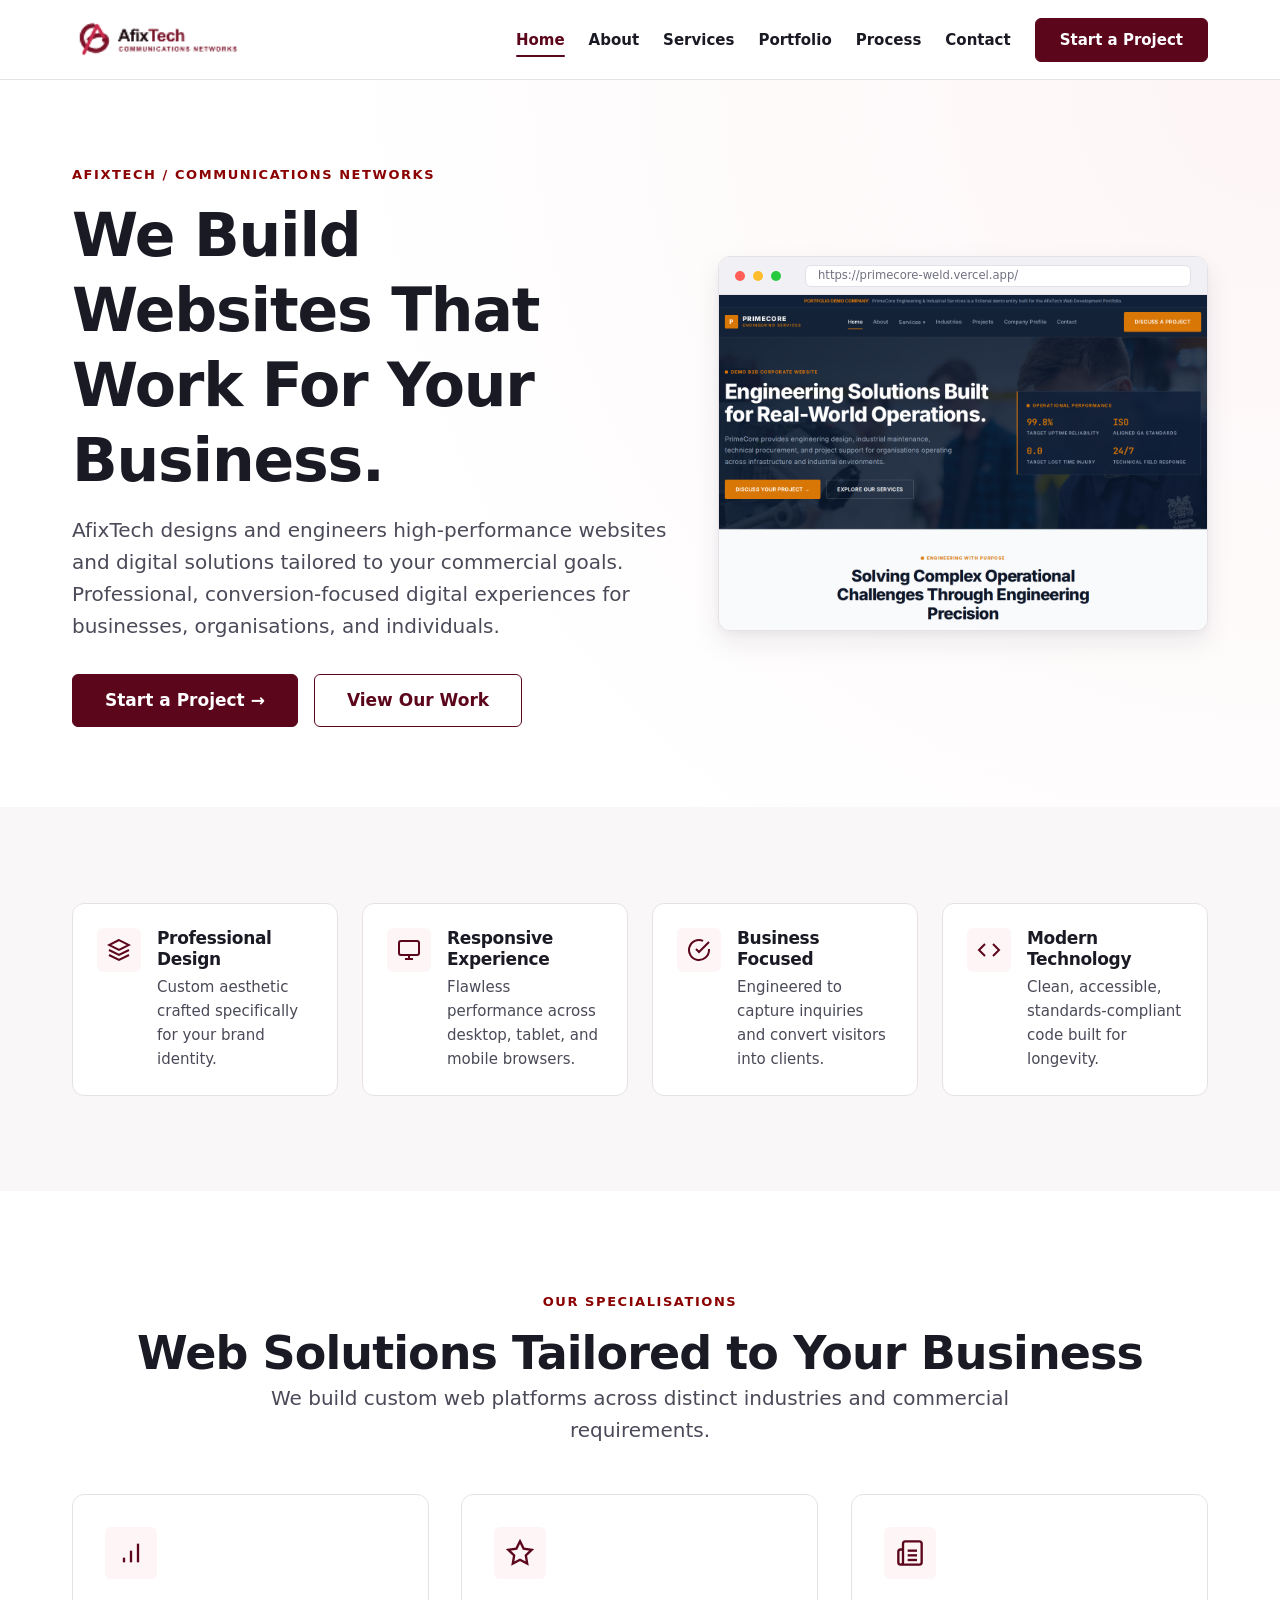
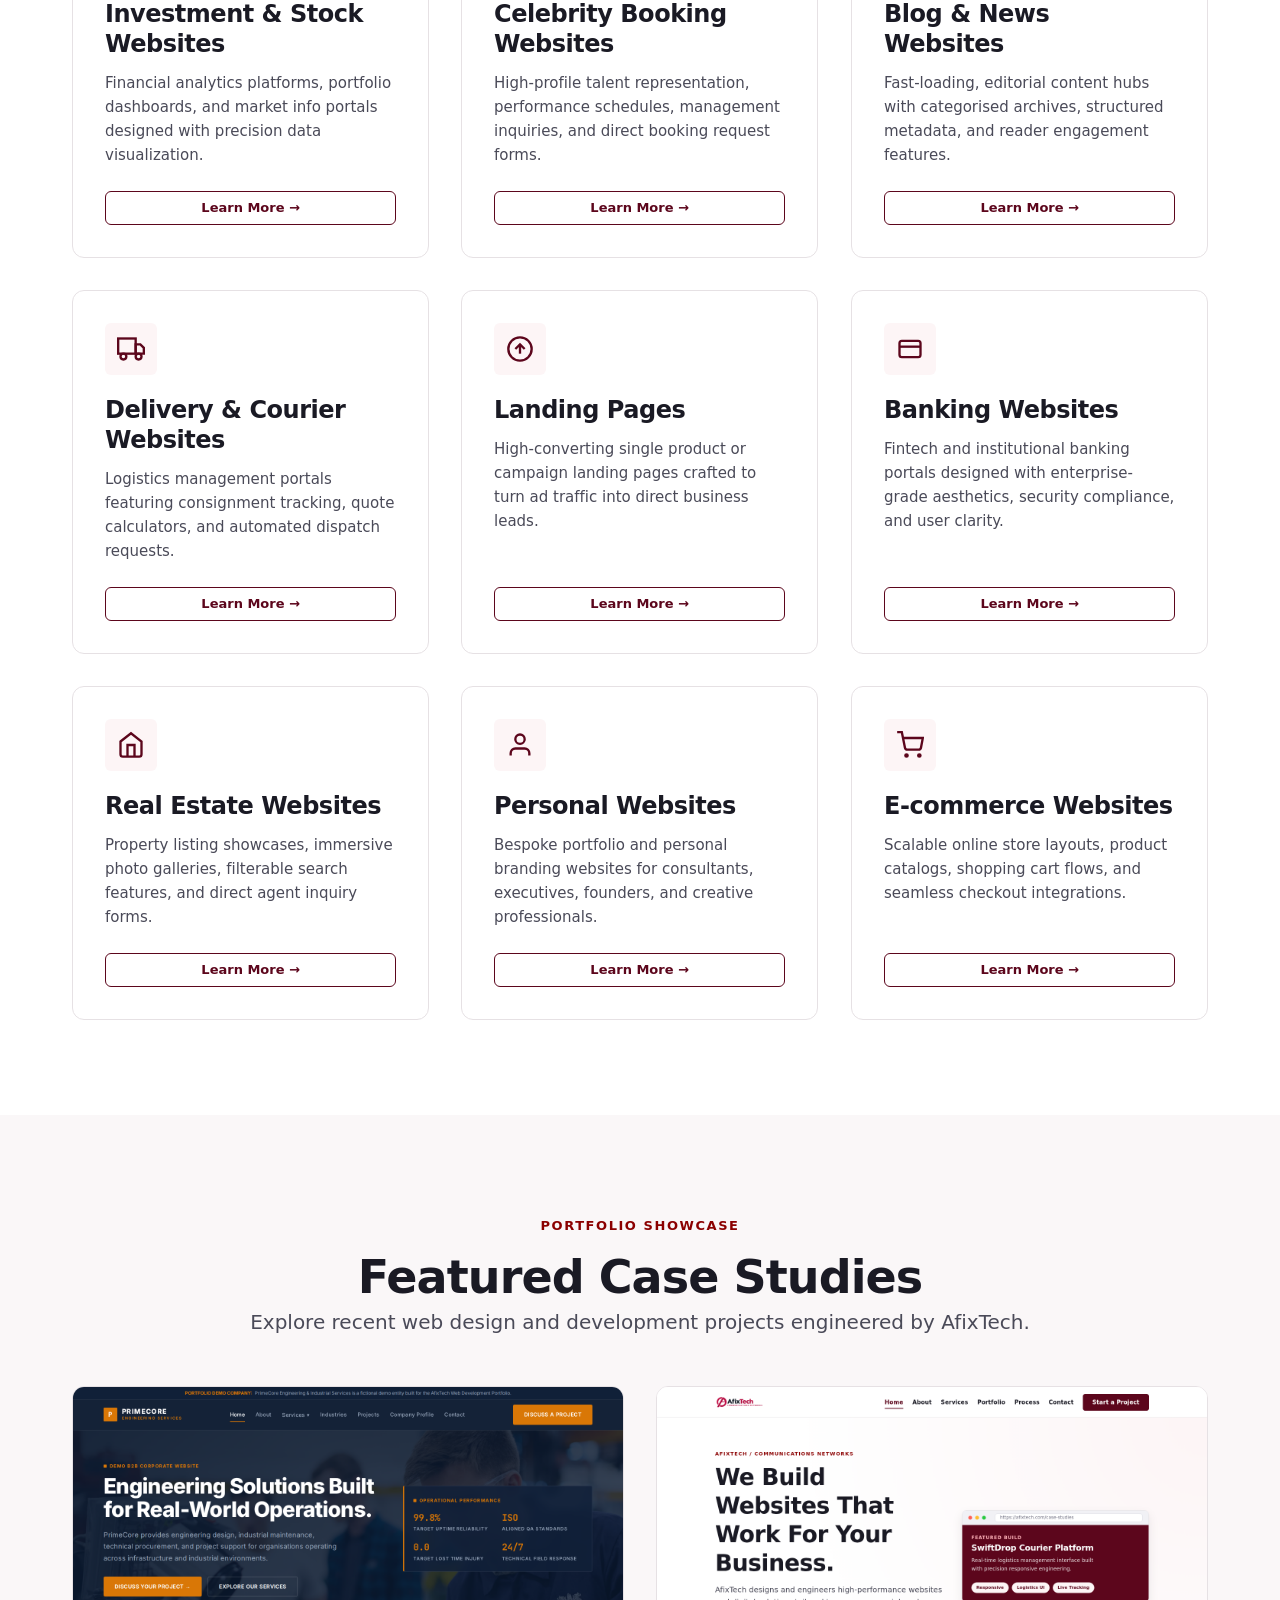
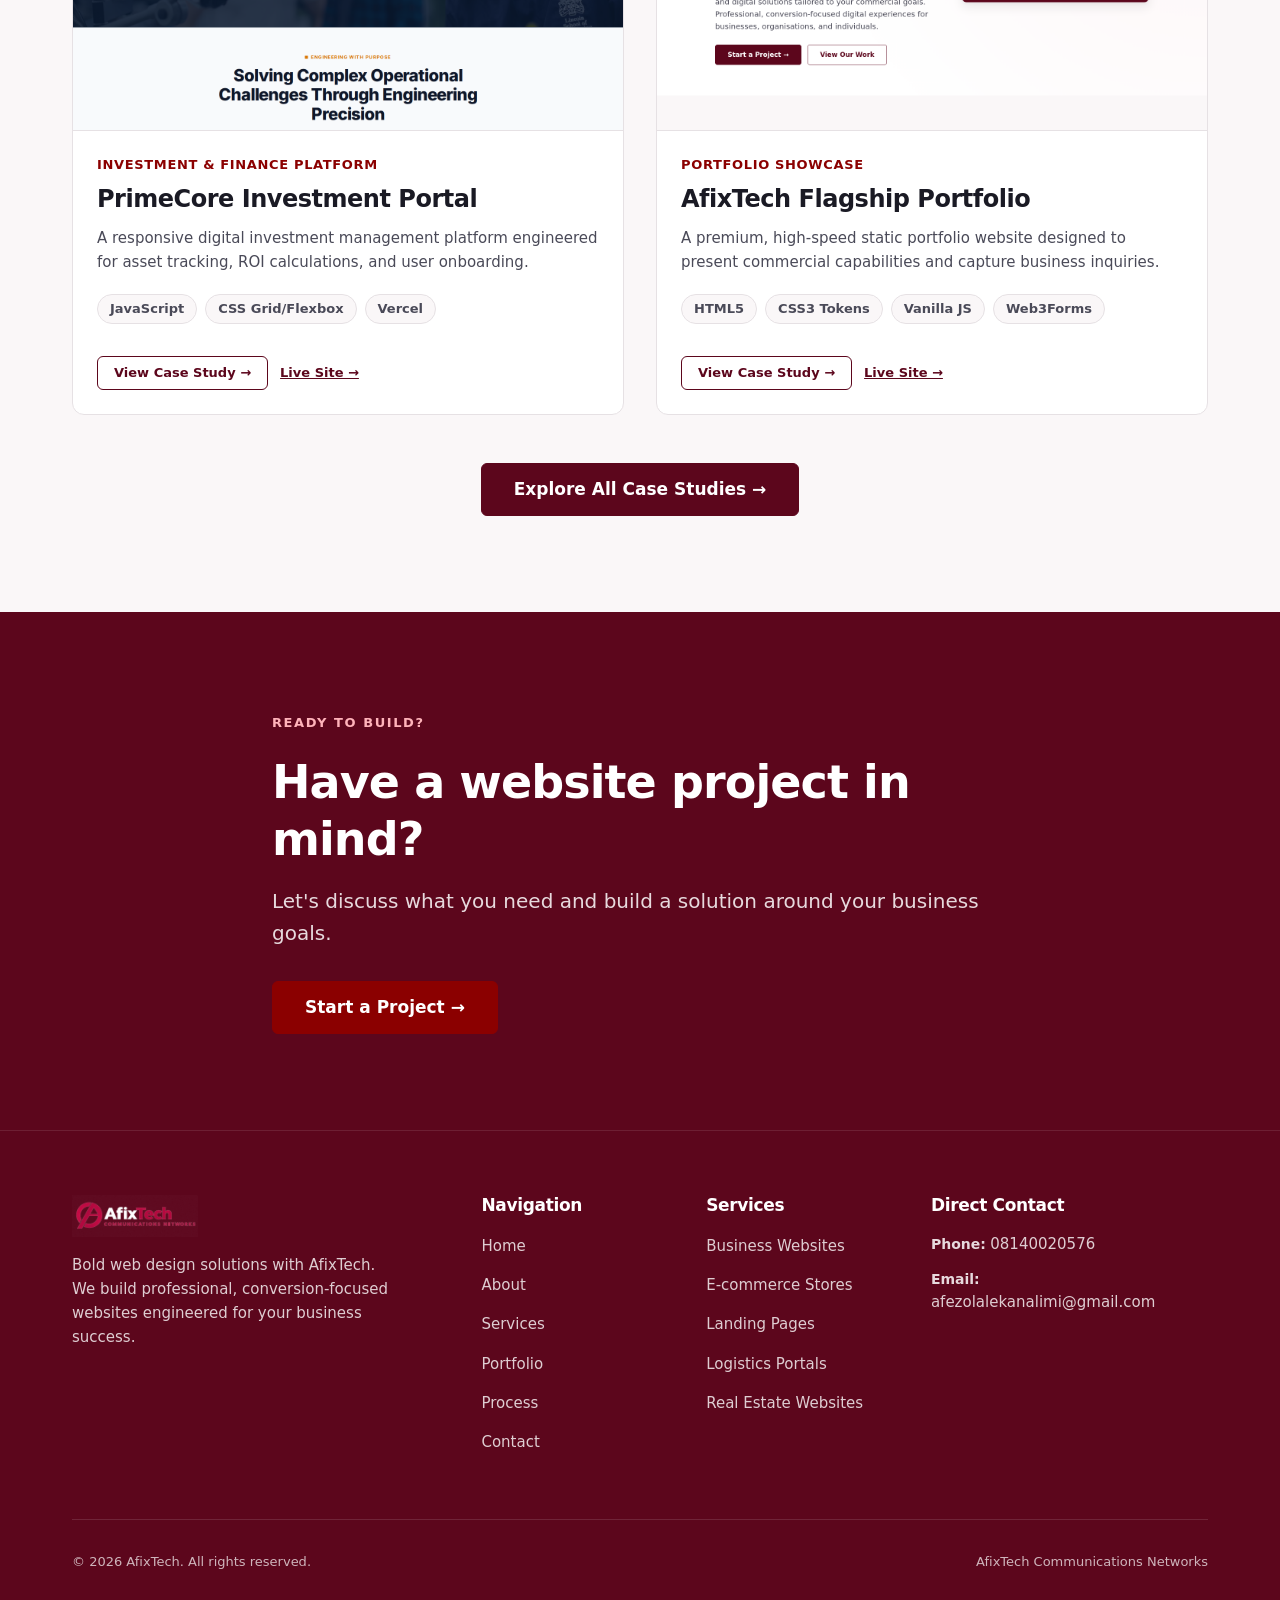
<file: index.html>
<!DOCTYPE html>
<html lang="en">
<head>
  <meta charset="UTF-8">
  <meta name="viewport" content="width=device-width, initial-scale=1.0">
  <title>AfixTech — Professional Websites & Digital Solutions</title>
  <meta name="description" content="AfixTech builds professional, conversion-focused websites and digital solutions for businesses, organisations, and individuals.">
  <link rel="canonical" href="https://afixtech.com/index.html">

  <!-- CSS Assets -->
  <link rel="stylesheet" href="assets/css/reset.css">
  <link rel="stylesheet" href="assets/css/tokens.css">
  <link rel="stylesheet" href="assets/css/base.css">
  <link rel="stylesheet" href="assets/css/components.css">
  <link rel="stylesheet" href="assets/css/pages.css">

  <!-- Open Graph / Social -->
  <meta property="og:type" content="website">
  <meta property="og:title" content="AfixTech — Professional Websites & Digital Solutions">
  <meta property="og:description" content="We build websites that work for your business. High performance, responsive, conversion-focused digital experiences.">
  <meta property="og:url" content="https://afixtech.com/index.html">

  <!-- Structured Data JSON-LD -->
  <script type="application/ld+json">
  {
    "@context": "https://schema.org",
    "@type": "Organization",
    "name": "AfixTech",
    "alternateName": "AfixTech Communications Networks",
    "url": "https://afixtech.com",
    "email": "afezolalekanalimi@gmail.com",
    "telephone": "08140020576",
    "description": "Professional Websites & Digital Solutions"
  }
  </script>
</head>
<body>

  <!-- Skip to main content link for accessibility -->
  <a href="#main-content" class="skip-link">Skip to main content</a>

  <!-- Header / Navigation -->
  <header class="site-header">
    <div class="container nav-container">
      <a href="index.html" class="brand-logo" aria-label="AfixTech Home">
        <img src="assets/images/brand/logo.png" alt="AfixTech Communications Networks" class="logo-img">
      </a>

      <div class="nav-backdrop" id="navBackdrop"></div>

      <nav class="nav-menu" data-open="false" id="primaryNav" aria-label="Main Navigation">
        <ul class="nav-list">
          <li><a href="index.html" class="nav-link active" aria-current="page">Home</a></li>
          <li><a href="about.html" class="nav-link">About</a></li>
          <li><a href="services.html" class="nav-link">Services</a></li>
          <li><a href="portfolio.html" class="nav-link">Portfolio</a></li>
          <li><a href="process.html" class="nav-link">Process</a></li>
          <li><a href="contact.html" class="nav-link">Contact</a></li>
        </ul>
        <div class="nav-cta">
          <a href="contact.html" class="btn btn-primary">Start a Project</a>
        </div>
      </nav>

      <button class="mobile-toggle" aria-expanded="false" aria-controls="primaryNav" aria-label="Toggle navigation menu">
        <span class="hamburger-box">
          <span class="hamburger-line"></span>
          <span class="hamburger-line"></span>
          <span class="hamburger-line"></span>
        </span>
      </button>
    </div>
  </header>

  <main id="main-content">

    <!-- Hero Section -->
    <section class="hero">
      <div class="container">
        <div class="hero-grid">
          <div class="hero-content reveal">
            <span class="eyebrow">AFIXTECH / COMMUNICATIONS NETWORKS</span>
            <h1>We Build Websites That Work For Your Business.</h1>
            <p class="lead" style="margin-top: var(--space-4);">
              AfixTech designs and engineers high-performance websites and digital solutions tailored to your commercial goals. Professional, conversion-focused digital experiences for businesses, organisations, and individuals.
            </p>
            <div class="hero-actions">
              <a href="contact.html" class="btn btn-primary btn-lg">Start a Project &rarr;</a>
              <a href="portfolio.html" class="btn btn-outline btn-lg">View Our Work</a>
            </div>
          </div>

          <!-- Sophisticated Interface Preview Mockup -->
          <div class="hero-visual reveal" style="transition-delay: 150ms;">
            <div class="browser-mockup">
              <div class="browser-header">
                <span class="browser-dot red"></span>
                <span class="browser-dot yellow"></span>
                <span class="browser-dot green"></span>
                <div class="browser-url-bar">https://primecore-weld.vercel.app/</div>
              </div>
              <div class="browser-content" style="padding: 0; background: var(--color-burgundy); color: #ffffff; overflow:hidden;">
                <img src="assets/images/screenshots/primecore-desktop.png" alt="PrimeCore Investment Platform Interface" style="width:100%; height:auto; display:block;">
              </div>
            </div>
          </div>
        </div>
      </div>
    </section>

    <!-- Value / Trust Section -->
    <section class="section bg-surface">
      <div class="container">
        <div class="grid-4">
          <div class="value-card reveal">
            <div class="value-icon" aria-hidden="true">
              <svg width="24" height="24" viewBox="0 0 24 24" fill="none" stroke="currentColor" stroke-width="2"><path d="M12 2L2 7l10 5 10-5-10-5zM2 17l10 5 10-5M2 12l10 5 10-5"/></svg>
            </div>
            <div>
              <h2 class="value-title">Professional Design</h2>
              <p class="value-desc">Custom aesthetic crafted specifically for your brand identity.</p>
            </div>
          </div>

          <div class="value-card reveal" style="transition-delay: 100ms;">
            <div class="value-icon" aria-hidden="true">
              <svg width="24" height="24" viewBox="0 0 24 24" fill="none" stroke="currentColor" stroke-width="2"><rect x="2" y="3" width="20" height="14" rx="2" ry="2"/><line x1="8" y1="21" x2="16" y2="21"/><line x1="12" y1="17" x2="12" y2="21"/></svg>
            </div>
            <div>
              <h2 class="value-title">Responsive Experience</h2>
              <p class="value-desc">Flawless performance across desktop, tablet, and mobile browsers.</p>
            </div>
          </div>

          <div class="value-card reveal" style="transition-delay: 200ms;">
            <div class="value-icon" aria-hidden="true">
              <svg width="24" height="24" viewBox="0 0 24 24" fill="none" stroke="currentColor" stroke-width="2"><path d="M22 11.08V12a10 10 0 1 1-5.93-9.14"/><polyline points="22 4 12 14.01 9 11.01"/></svg>
            </div>
            <div>
              <h2 class="value-title">Business Focused</h2>
              <p class="value-desc">Engineered to capture inquiries and convert visitors into clients.</p>
            </div>
          </div>

          <div class="value-card reveal" style="transition-delay: 300ms;">
            <div class="value-icon" aria-hidden="true">
              <svg width="24" height="24" viewBox="0 0 24 24" fill="none" stroke="currentColor" stroke-width="2"><polyline points="16 18 22 12 16 6"/><polyline points="8 6 2 12 8 18"/></svg>
            </div>
            <div>
              <h2 class="value-title">Modern Technology</h2>
              <p class="value-desc">Clean, accessible, standards-compliant code built for longevity.</p>
            </div>
          </div>
        </div>
      </div>
    </section>

    <!-- Services Section -->
    <section class="section">
      <div class="container">
        <div class="section-header center reveal">
          <span class="eyebrow">OUR SPECIALISATIONS</span>
          <h2>Web Solutions Tailored to Your Business</h2>
          <p class="lead">We build custom web platforms across distinct industries and commercial requirements.</p>
        </div>

        <div class="grid-3">
          <!-- 1. Investment and Stock Websites -->
          <article class="card service-card card-hover reveal">
            <div class="card-icon" aria-hidden="true">
              <svg width="28" height="28" viewBox="0 0 24 24" fill="none" stroke="currentColor" stroke-width="2"><line x1="12" y1="20" x2="12" y2="10"/><line x1="18" y1="20" x2="18" y2="4"/><line x1="6" y1="20" x2="6" y2="16"/></svg>
            </div>
            <h3 class="card-title">Investment & Stock Websites</h3>
            <p class="card-desc">Financial analytics platforms, portfolio dashboards, and market info portals designed with precision data visualization.</p>
            <a href="services.html#investment" class="btn btn-outline btn-sm">Learn More &rarr;</a>
          </article>

          <!-- 2. Celebrity Booking Websites -->
          <article class="card service-card card-hover reveal" style="transition-delay: 100ms;">
            <div class="card-icon" aria-hidden="true">
              <svg width="28" height="28" viewBox="0 0 24 24" fill="none" stroke="currentColor" stroke-width="2"><polygon points="12 2 15.09 8.26 22 9.27 17 14.14 18.18 21.02 12 17.77 5.82 21.02 7 14.14 2 9.27 8.91 8.26 12 2"/></svg>
            </div>
            <h3 class="card-title">Celebrity Booking Websites</h3>
            <p class="card-desc">High-profile talent representation, performance schedules, management inquiries, and direct booking request forms.</p>
            <a href="services.html#booking" class="btn btn-outline btn-sm">Learn More &rarr;</a>
          </article>

          <!-- 3. Blog & News Websites -->
          <article class="card service-card card-hover reveal" style="transition-delay: 200ms;">
            <div class="card-icon" aria-hidden="true">
              <svg width="28" height="28" viewBox="0 0 24 24" fill="none" stroke="currentColor" stroke-width="2"><path d="M4 22h16a2 2 0 0 0 2-2V4a2 2 0 0 0-2-2H8a2 2 0 0 0-2 2v16a2 2 0 0 1-2 2Zm0 0a2 2 0 0 1-2-2v-9c0-1.1.9-2 2-2h2"/><path d="M18 14h-8"/><path d="M18 18h-8"/><path d="M18 10h-8"/></svg>
            </div>
            <h3 class="card-title">Blog & News Websites</h3>
            <p class="card-desc">Fast-loading, editorial content hubs with categorised archives, structured metadata, and reader engagement features.</p>
            <a href="services.html#news" class="btn btn-outline btn-sm">Learn More &rarr;</a>
          </article>

          <!-- 4. Delivery and Courier Websites -->
          <article class="card service-card card-hover reveal">
            <div class="card-icon" aria-hidden="true">
              <svg width="28" height="28" viewBox="0 0 24 24" fill="none" stroke="currentColor" stroke-width="2"><rect x="1" y="3" width="15" height="13"/><polygon points="16 8 20 8 23 11 23 16 16 16 16 8"/><circle cx="5.5" cy="18.5" r="2.5"/><circle cx="18.5" cy="18.5" r="2.5"/></svg>
            </div>
            <h3 class="card-title">Delivery & Courier Websites</h3>
            <p class="card-desc">Logistics management portals featuring consignment tracking, quote calculators, and automated dispatch requests.</p>
            <a href="services.html#delivery" class="btn btn-outline btn-sm">Learn More &rarr;</a>
          </article>

          <!-- 5. Landing Pages -->
          <article class="card service-card card-hover reveal" style="transition-delay: 100ms;">
            <div class="card-icon" aria-hidden="true">
              <svg width="28" height="28" viewBox="0 0 24 24" fill="none" stroke="currentColor" stroke-width="2"><circle cx="12" cy="12" r="10"/><path d="m16 12-4-4-4 4"/><path d="M12 16V8"/></svg>
            </div>
            <h3 class="card-title">Landing Pages</h3>
            <p class="card-desc">High-converting single product or campaign landing pages crafted to turn ad traffic into direct business leads.</p>
            <a href="services.html#landing" class="btn btn-outline btn-sm">Learn More &rarr;</a>
          </article>

          <!-- 6. Banking Websites -->
          <article class="card service-card card-hover reveal" style="transition-delay: 200ms;">
            <div class="card-icon" aria-hidden="true">
              <svg width="28" height="28" viewBox="0 0 24 24" fill="none" stroke="currentColor" stroke-width="2"><rect x="3" y="5" width="18" height="14" rx="2"/><line x1="3" y1="10" x2="21" y2="10"/></svg>
            </div>
            <h3 class="card-title">Banking Websites</h3>
            <p class="card-desc">Fintech and institutional banking portals designed with enterprise-grade aesthetics, security compliance, and user clarity.</p>
            <a href="services.html#banking" class="btn btn-outline btn-sm">Learn More &rarr;</a>
          </article>

          <!-- 7. Real Estate Websites -->
          <article class="card service-card card-hover reveal">
            <div class="card-icon" aria-hidden="true">
              <svg width="28" height="28" viewBox="0 0 24 24" fill="none" stroke="currentColor" stroke-width="2"><path d="m3 9 9-7 9 7v11a2 2 0 0 1-2 2H5a2 2 0 0 1-2-2z"/><polyline points="9 22 9 12 15 12 15 22"/></svg>
            </div>
            <h3 class="card-title">Real Estate Websites</h3>
            <p class="card-desc">Property listing showcases, immersive photo galleries, filterable search features, and direct agent inquiry forms.</p>
            <a href="services.html#realestate" class="btn btn-outline btn-sm">Learn More &rarr;</a>
          </article>

          <!-- 8. Personal Websites -->
          <article class="card service-card card-hover reveal" style="transition-delay: 100ms;">
            <div class="card-icon" aria-hidden="true">
              <svg width="28" height="28" viewBox="0 0 24 24" fill="none" stroke="currentColor" stroke-width="2"><path d="M20 21v-2a4 4 0 0 0-4-4H8a4 4 0 0 0-4 4v2"/><circle cx="12" cy="7" r="4"/></svg>
            </div>
            <h3 class="card-title">Personal Websites</h3>
            <p class="card-desc">Bespoke portfolio and personal branding websites for consultants, executives, founders, and creative professionals.</p>
            <a href="services.html#personal" class="btn btn-outline btn-sm">Learn More &rarr;</a>
          </article>

          <!-- 9. E-commerce Websites -->
          <article class="card service-card card-hover reveal" style="transition-delay: 200ms;">
            <div class="card-icon" aria-hidden="true">
              <svg width="28" height="28" viewBox="0 0 24 24" fill="none" stroke="currentColor" stroke-width="2"><circle cx="9" cy="21" r="1"/><circle cx="20" cy="21" r="1"/><path d="M1 1h4l2.68 13.39a2 2 0 0 0 2 1.61h9.72a2 2 0 0 0 2-1.61L23 6H6"/></svg>
            </div>
            <h3 class="card-title">E-commerce Websites</h3>
            <p class="card-desc">Scalable online store layouts, product catalogs, shopping cart flows, and seamless checkout integrations.</p>
            <a href="services.html#ecommerce" class="btn btn-outline btn-sm">Learn More &rarr;</a>
          </article>
        </div>
      </div>
    </section>

    <!-- Featured Projects Grid -->
    <section class="section bg-surface">
      <div class="container">
        <div class="section-header center reveal">
          <span class="eyebrow">PORTFOLIO SHOWCASE</span>
          <h2>Featured Case Studies</h2>
          <p class="lead">Explore recent web design and development projects engineered by AfixTech.</p>
        </div>

        <div class="grid-2">
          <!-- Project 1: PrimeCore Investment Platform -->
          <article class="card project-card card-hover reveal">
            <div class="card-media">
              <img src="assets/images/screenshots/primecore-desktop.png" alt="PrimeCore Investment Platform" style="width:100%; height:100%; object-fit:cover; object-position:top;">
            </div>
            <div class="card-content">
              <span class="card-category">Investment & Finance Platform</span>
              <h3 class="card-title">PrimeCore Investment Portal</h3>
              <p class="card-desc">A responsive digital investment management platform engineered for asset tracking, ROI calculations, and user onboarding.</p>
              <div class="tech-tags">
                <span class="tag">JavaScript</span>
                <span class="tag">CSS Grid/Flexbox</span>
                <span class="tag">Vercel</span>
              </div>
              <div style="display:flex; gap: var(--space-3); margin-top: var(--space-2); align-items: center;">
                <a href="portfolio/primecore-investment.html" class="btn btn-outline btn-sm">View Case Study &rarr;</a>
                <a href="https://primecore-weld.vercel.app/" target="_blank" rel="noopener noreferrer" style="font-size: var(--font-size-xs); font-weight:700; color: var(--color-burgundy); text-decoration: underline;">Live Site &rarr;</a>
              </div>
            </div>
          </article>

          <!-- Project 2: AfixTech Portfolio -->
          <article class="card project-card card-hover reveal" style="transition-delay: 150ms;">
            <div class="card-media">
              <img src="assets/images/screenshots/afixtech-desktop.png" alt="AfixTech Portfolio Web Platform" style="width:100%; height:100%; object-fit:cover; object-position:top;">
            </div>
            <div class="card-content">
              <span class="card-category">Portfolio Showcase</span>
              <h3 class="card-title">AfixTech Flagship Portfolio</h3>
              <p class="card-desc">A premium, high-speed static portfolio website designed to present commercial capabilities and capture business inquiries.</p>
              <div class="tech-tags">
                <span class="tag">HTML5</span>
                <span class="tag">CSS3 Tokens</span>
                <span class="tag">Vanilla JS</span>
                <span class="tag">Web3Forms</span>
              </div>
              <div style="display:flex; gap: var(--space-3); margin-top: var(--space-2); align-items: center;">
                <a href="portfolio/afixtech-portfolio.html" class="btn btn-outline btn-sm">View Case Study &rarr;</a>
                <a href="https://afixtech.vercel.app/" target="_blank" rel="noopener noreferrer" style="font-size: var(--font-size-xs); font-weight:700; color: var(--color-burgundy); text-decoration: underline;">Live Site &rarr;</a>
              </div>
            </div>
          </article>
        </div>

        <div style="text-align: center; margin-top: var(--space-12);" class="reveal">
          <a href="portfolio.html" class="btn btn-primary btn-lg">Explore All Case Studies &rarr;</a>
        </div>
      </div>
    </section>

    <!-- Call to Action Banner -->
    <section class="section bg-burgundy">
      <div class="container container-narrow style-center text-center reveal">
        <span class="eyebrow" style="color: #FFB3BA;">READY TO BUILD?</span>
        <h2 style="color: #ffffff; margin-top: var(--space-2);">Have a website project in mind?</h2>
        <p class="lead" style="margin-top: var(--space-4); margin-bottom: var(--space-8); margin-left: auto; margin-right: auto;">
          Let's discuss what you need and build a solution around your business goals.
        </p>
        <a href="contact.html" class="btn btn-secondary btn-lg">Start a Project &rarr;</a>
      </div>
    </section>

  </main>

  <!-- Footer -->
  <footer class="site-footer">
    <div class="container">
      <div class="footer-top">
        <div class="footer-brand">
          <a href="index.html" class="brand-logo" aria-label="AfixTech Home">
        <img src="assets/images/brand/logo-light.png" alt="AfixTech Communications Networks" class="logo-img">
      </a>
          <p class="footer-desc">
            Bold web design solutions with AfixTech. We build professional, conversion-focused websites engineered for your business success.
          </p>
        </div>

        <div>
          <h3 class="footer-heading">Navigation</h3>
          <ul class="footer-links">
            <li><a href="index.html">Home</a></li>
            <li><a href="about.html">About</a></li>
            <li><a href="services.html">Services</a></li>
            <li><a href="portfolio.html">Portfolio</a></li>
            <li><a href="process.html">Process</a></li>
            <li><a href="contact.html">Contact</a></li>
          </ul>
        </div>

        <div>
          <h3 class="footer-heading">Services</h3>
          <ul class="footer-links">
            <li><a href="services.html#business">Business Websites</a></li>
            <li><a href="services.html#ecommerce">E-commerce Stores</a></li>
            <li><a href="services.html#landing">Landing Pages</a></li>
            <li><a href="services.html#delivery">Logistics Portals</a></li>
            <li><a href="services.html#realestate">Real Estate Websites</a></li>
          </ul>
        </div>

        <div>
          <h3 class="footer-heading">Direct Contact</h3>
          <ul class="footer-links" style="font-size:0.875rem; color:rgba(255,255,255,0.85);">
            <li><strong>Phone:</strong> <a href="tel:08140020576">08140020576</a></li>
            <li><strong>Email:</strong> <a href="mailto:afezolalekanalimi@gmail.com">afezolalekanalimi@gmail.com</a></li>
          </ul>
        </div>
      </div>

      <div class="footer-bottom">
        <p>&copy; <span class="current-year">2026</span> AfixTech. All rights reserved.</p>
        <p>AfixTech Communications Networks</p>
      </div>
    </div>
  </footer>

  <script type="module" src="assets/js/main.js"></script>
</body>
</html>
</file>
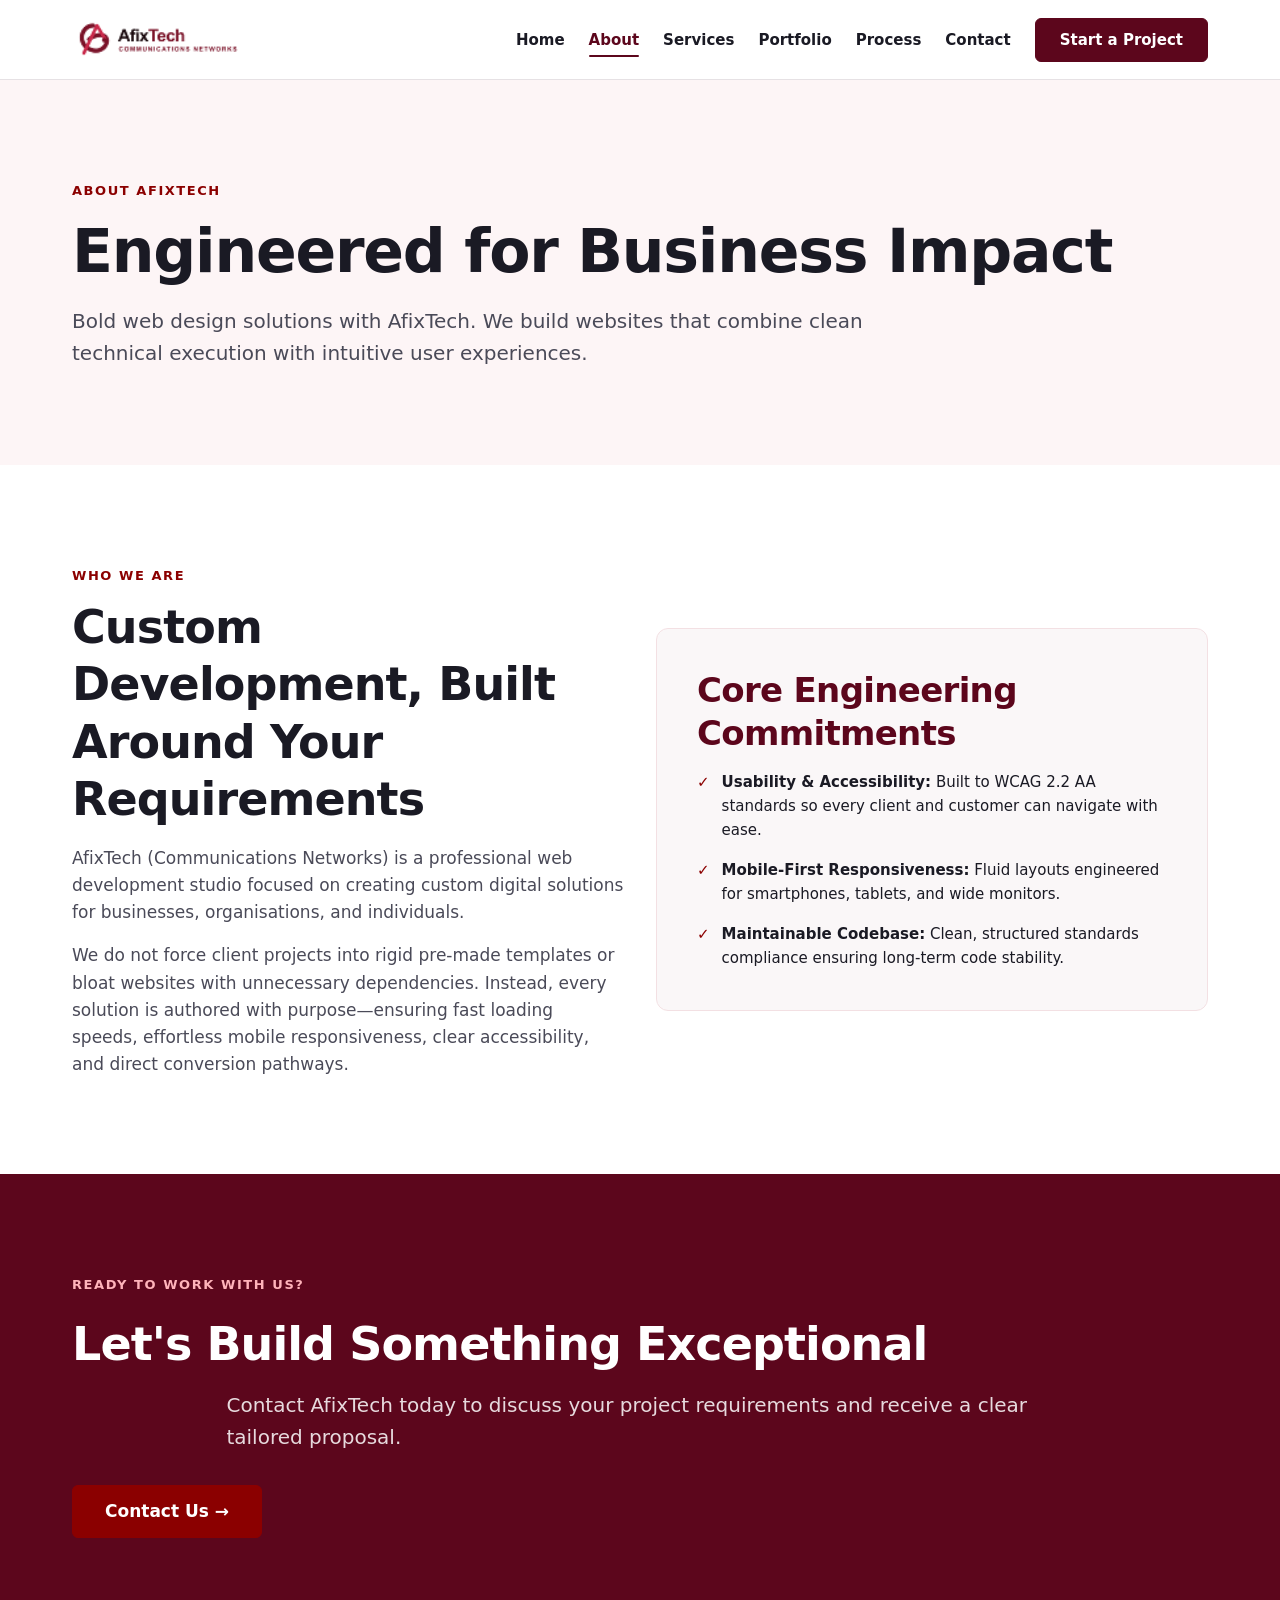
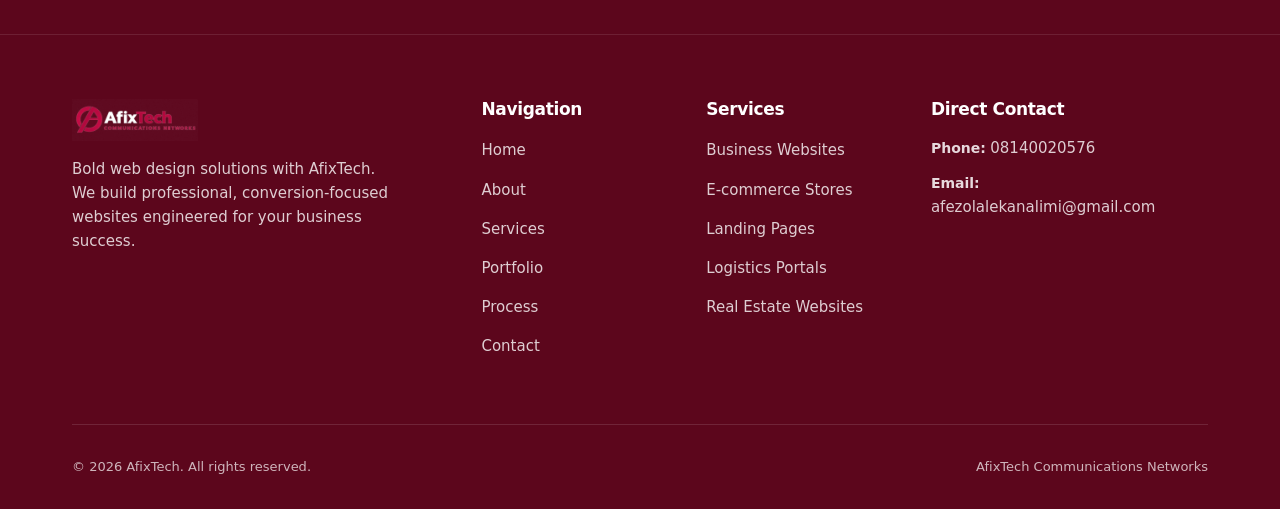
<file: about.html>
<!DOCTYPE html>
<html lang="en">
<head>
  <meta charset="UTF-8">
  <meta name="viewport" content="width=device-width, initial-scale=1.0">
  <title>About Us — AfixTech Communications Networks</title>
  <meta name="description" content="Learn about AfixTech — professional web engineering agency delivering responsive, custom, and conversion-focused digital solutions.">
  <link rel="canonical" href="https://afixtech.com/about.html">

  <link rel="stylesheet" href="assets/css/reset.css">
  <link rel="stylesheet" href="assets/css/tokens.css">
  <link rel="stylesheet" href="assets/css/base.css">
  <link rel="stylesheet" href="assets/css/components.css">
  <link rel="stylesheet" href="assets/css/pages.css">

  <meta property="og:type" content="website">
  <meta property="og:title" content="About Us — AfixTech">
  <meta property="og:description" content="Learn about AfixTech's approach to web development, responsive design, and business-focused web engineering.">
  <meta property="og:url" content="https://afixtech.com/about.html">
</head>
<body>

  <a href="#main-content" class="skip-link">Skip to main content</a>

  <header class="site-header">
    <div class="container nav-container">
      <a href="index.html" class="brand-logo" aria-label="AfixTech Home">
        <img src="assets/images/brand/logo.png" alt="AfixTech Communications Networks" class="logo-img">
      </a>

      <div class="nav-backdrop" id="navBackdrop"></div>

      <nav class="nav-menu" data-open="false" id="primaryNav" aria-label="Main Navigation">
        <ul class="nav-list">
          <li><a href="index.html" class="nav-link">Home</a></li>
          <li><a href="about.html" class="nav-link active" aria-current="page">About</a></li>
          <li><a href="services.html" class="nav-link">Services</a></li>
          <li><a href="portfolio.html" class="nav-link">Portfolio</a></li>
          <li><a href="process.html" class="nav-link">Process</a></li>
          <li><a href="contact.html" class="nav-link">Contact</a></li>
        </ul>
        <div class="nav-cta">
          <a href="contact.html" class="btn btn-primary">Start a Project</a>
        </div>
      </nav>

      <button class="mobile-toggle" aria-expanded="false" aria-controls="primaryNav" aria-label="Toggle navigation menu">
        <span class="hamburger-box">
          <span class="hamburger-line"></span>
          <span class="hamburger-line"></span>
          <span class="hamburger-line"></span>
        </span>
      </button>
    </div>
  </header>

  <main id="main-content">

    <section class="section bg-blush">
      <div class="container reveal">
        <span class="eyebrow">ABOUT AFIXTECH</span>
        <h1>Engineered for Business Impact</h1>
        <p class="lead" style="margin-top: var(--space-4);">
          Bold web design solutions with AfixTech. We build websites that combine clean technical execution with intuitive user experiences.
        </p>
      </div>
    </section>

    <section class="section">
      <div class="container">
        <div class="grid-2" style="align-items: center;">
          <div class="reveal">
            <span class="eyebrow">WHO WE ARE</span>
            <h2>Custom Development, Built Around Your Requirements</h2>
            <p style="margin-top: var(--space-4); color: var(--color-ink-secondary);">
              AfixTech (Communications Networks) is a professional web development studio focused on creating custom digital solutions for businesses, organisations, and individuals.
            </p>
            <p style="margin-top: var(--space-4); color: var(--color-ink-secondary);">
              We do not force client projects into rigid pre-made templates or bloat websites with unnecessary dependencies. Instead, every solution is authored with purpose—ensuring fast loading speeds, effortless mobile responsiveness, clear accessibility, and direct conversion pathways.
            </p>
          </div>
          <div class="reveal" style="transition-delay: 150ms;">
            <div class="card" style="background-color: var(--color-bg-surface); padding: var(--space-10); border-color: var(--color-blush-border);">
              <h3 style="margin-bottom: var(--space-4); color: var(--color-burgundy);">Core Engineering Commitments</h3>
              <ul style="display: flex; flex-direction: column; gap: var(--space-4);">
                <li style="display: flex; gap: var(--space-3); font-size: var(--font-size-sm);">
                  <span style="color: var(--color-deep-red); font-weight: 700;">&check;</span>
                  <span><strong>Usability & Accessibility:</strong> Built to WCAG 2.2 AA standards so every client and customer can navigate with ease.</span>
                </li>
                <li style="display: flex; gap: var(--space-3); font-size: var(--font-size-sm);">
                  <span style="color: var(--color-deep-red); font-weight: 700;">&check;</span>
                  <span><strong>Mobile-First Responsiveness:</strong> Fluid layouts engineered for smartphones, tablets, and wide monitors.</span>
                </li>
                <li style="display: flex; gap: var(--space-3); font-size: var(--font-size-sm);">
                  <span style="color: var(--color-deep-red); font-weight: 700;">&check;</span>
                  <span><strong>Maintainable Codebase:</strong> Clean, structured standards compliance ensuring long-term code stability.</span>
                </li>
              </ul>
            </div>
          </div>
        </div>
      </div>
    </section>

    <section class="section bg-burgundy">
      <div class="container text-center reveal">
        <span class="eyebrow" style="color: #FFB3BA;">READY TO WORK WITH US?</span>
        <h2 style="color: #ffffff; margin-top: var(--space-2);">Let's Build Something Exceptional</h2>
        <p class="lead" style="margin-top: var(--space-4); margin-bottom: var(--space-8); margin-left: auto; margin-right: auto;">
          Contact AfixTech today to discuss your project requirements and receive a clear tailored proposal.
        </p>
        <a href="contact.html" class="btn btn-secondary btn-lg">Contact Us &rarr;</a>
      </div>
    </section>

  </main>

  <footer class="site-footer">
    <div class="container">
      <div class="footer-top">
        <div class="footer-brand">
          <a href="index.html" class="brand-logo" aria-label="AfixTech Home">
        <img src="assets/images/brand/logo-light.png" alt="AfixTech Communications Networks" class="logo-img">
      </a>
          <p class="footer-desc">
            Bold web design solutions with AfixTech. We build professional, conversion-focused websites engineered for your business success.
          </p>
        </div>

        <div>
          <h3 class="footer-heading">Navigation</h3>
          <ul class="footer-links">
            <li><a href="index.html">Home</a></li>
            <li><a href="about.html">About</a></li>
            <li><a href="services.html">Services</a></li>
            <li><a href="portfolio.html">Portfolio</a></li>
            <li><a href="process.html">Process</a></li>
            <li><a href="contact.html">Contact</a></li>
          </ul>
        </div>

        <div>
          <h3 class="footer-heading">Services</h3>
          <ul class="footer-links">
            <li><a href="services.html#business">Business Websites</a></li>
            <li><a href="services.html#ecommerce">E-commerce Stores</a></li>
            <li><a href="services.html#landing">Landing Pages</a></li>
            <li><a href="services.html#delivery">Logistics Portals</a></li>
            <li><a href="services.html#realestate">Real Estate Websites</a></li>
          </ul>
        </div>

        <div>
          <h3 class="footer-heading">Direct Contact</h3>
          <ul class="footer-links" style="font-size:0.875rem; color:rgba(255,255,255,0.85);">
            <li><strong>Phone:</strong> <a href="tel:08140020576">08140020576</a></li>
            <li><strong>Email:</strong> <a href="mailto:afezolalekanalimi@gmail.com">afezolalekanalimi@gmail.com</a></li>
          </ul>
          <!-- Social Media Links (Placeholder - to be added when confirmed) -->
        </div>
      </div>

      <div class="footer-bottom">
        <p>&copy; <span class="current-year">2026</span> AfixTech. All rights reserved.</p>
        <p>AfixTech Communications Networks</p>
      </div>
    </div>
  </footer>

  <script type="module" src="assets/js/main.js"></script>
</body>
</html>
</file>
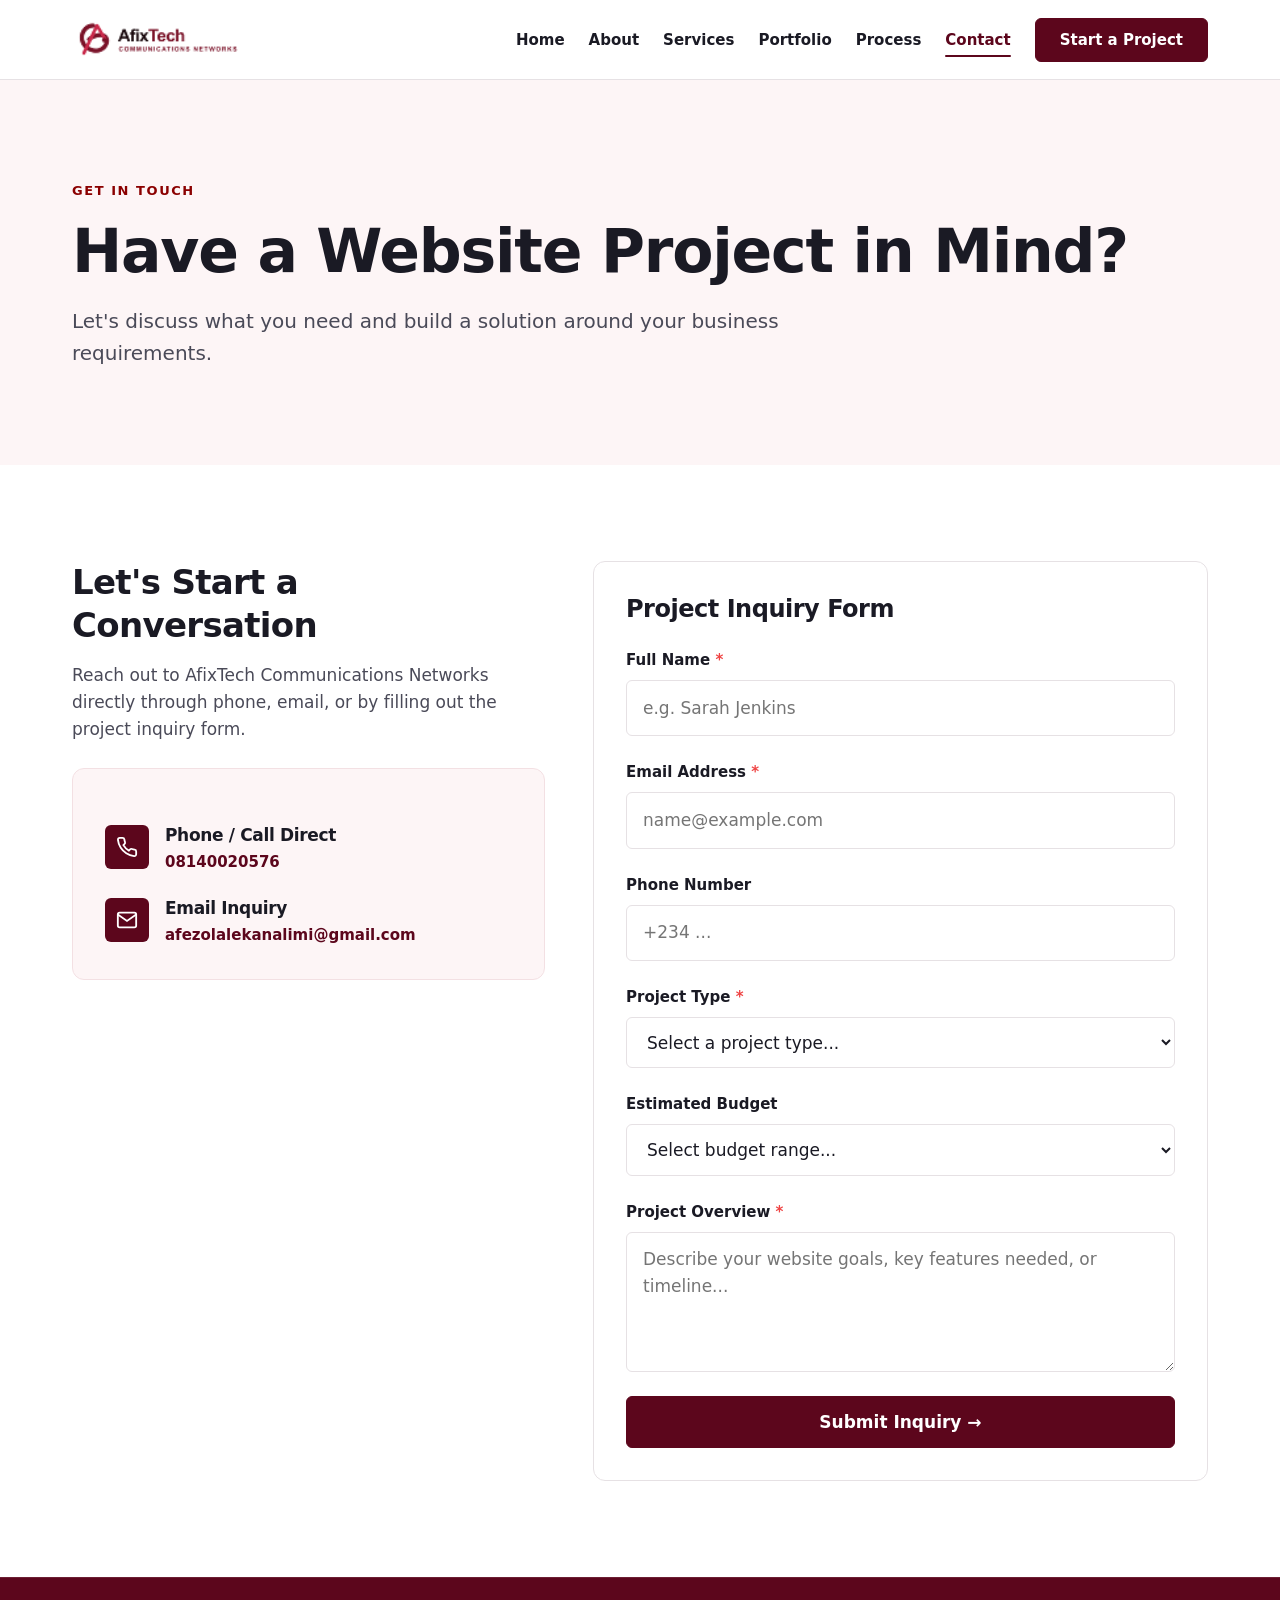
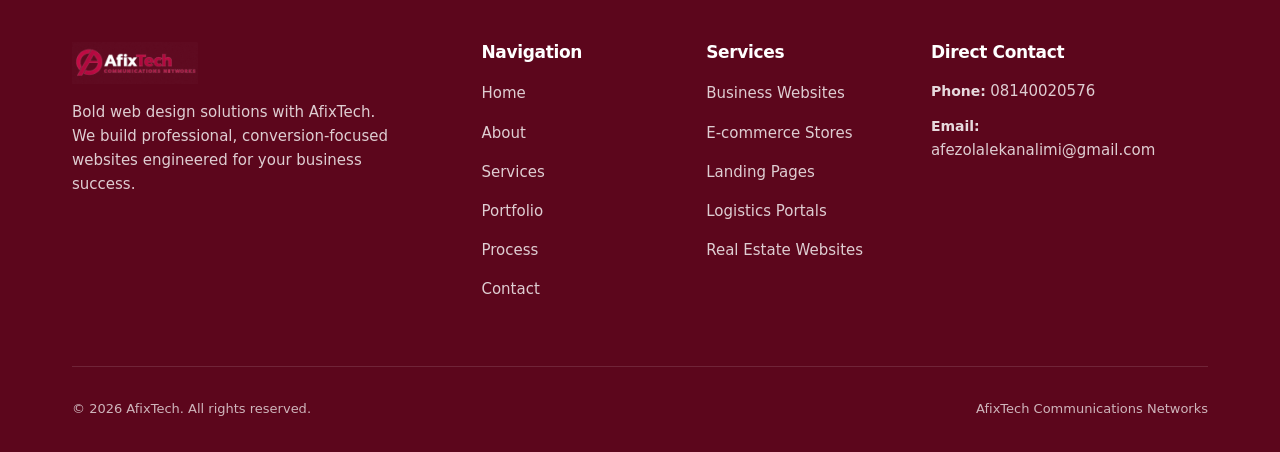
<file: contact.html>
<!DOCTYPE html>
<html lang="en">
<head>
  <meta charset="UTF-8">
  <meta name="viewport" content="width=device-width, initial-scale=1.0">
  <title>Contact Us — AfixTech Communications Networks</title>
  <meta name="description" content="Get in touch with AfixTech. Discuss your website project requirements with our engineering team today.">
  <link rel="canonical" href="https://afixtech.com/contact.html">

  <link rel="stylesheet" href="assets/css/reset.css">
  <link rel="stylesheet" href="assets/css/tokens.css">
  <link rel="stylesheet" href="assets/css/base.css">
  <link rel="stylesheet" href="assets/css/components.css">
  <link rel="stylesheet" href="assets/css/pages.css">

  <meta property="og:type" content="website">
  <meta property="og:title" content="Contact Us — AfixTech">
  <meta property="og:description" content="Have a website project in mind? Contact AfixTech today to discuss a custom web solution.">
  <meta property="og:url" content="https://afixtech.com/contact.html">
</head>
<body>

  <a href="#main-content" class="skip-link">Skip to main content</a>

  <header class="site-header">
    <div class="container nav-container">
      <a href="index.html" class="brand-logo" aria-label="AfixTech Home">
        <img src="assets/images/brand/logo.png" alt="AfixTech Communications Networks" class="logo-img">
      </a>

      <div class="nav-backdrop" id="navBackdrop"></div>

      <nav class="nav-menu" data-open="false" id="primaryNav" aria-label="Main Navigation">
        <ul class="nav-list">
          <li><a href="index.html" class="nav-link">Home</a></li>
          <li><a href="about.html" class="nav-link">About</a></li>
          <li><a href="services.html" class="nav-link">Services</a></li>
          <li><a href="portfolio.html" class="nav-link">Portfolio</a></li>
          <li><a href="process.html" class="nav-link">Process</a></li>
          <li><a href="contact.html" class="nav-link active" aria-current="page">Contact</a></li>
        </ul>
        <div class="nav-cta">
          <a href="contact.html" class="btn btn-primary">Start a Project</a>
        </div>
      </nav>

      <button class="mobile-toggle" aria-expanded="false" aria-controls="primaryNav" aria-label="Toggle navigation menu">
        <span class="hamburger-box">
          <span class="hamburger-line"></span>
          <span class="hamburger-line"></span>
          <span class="hamburger-line"></span>
        </span>
      </button>
    </div>
  </header>

  <main id="main-content">

    <section class="section bg-blush">
      <div class="container reveal">
        <span class="eyebrow">GET IN TOUCH</span>
        <h1>Have a Website Project in Mind?</h1>
        <p class="lead" style="margin-top: var(--space-4);">
          Let's discuss what you need and build a solution around your business requirements.
        </p>
      </div>
    </section>

    <section class="section">
      <div class="container">
        <div class="contact-grid">

          <!-- Contact Details -->
          <div class="reveal">
            <h2 style="font-size: var(--font-size-2xl); margin-bottom: var(--space-4);">Let's Start a Conversation</h2>
            <p style="color: var(--color-ink-secondary); margin-bottom: var(--space-6);">
              Reach out to AfixTech Communications Networks directly through phone, email, or by filling out the project inquiry form.
            </p>

            <div class="contact-info-card">
              <div class="contact-detail-item">
                <div class="contact-detail-icon" aria-hidden="true">
                  <svg width="22" height="22" viewBox="0 0 24 24" fill="none" stroke="currentColor" stroke-width="2"><path d="M22 16.92v3a2 2 0 0 1-2.18 2 19.79 19.79 0 0 1-8.63-3.07 19.5 19.5 0 0 1-6-6 19.79 19.79 0 0 1-3.07-8.67A2 2 0 0 1 4.11 2h3a2 2 0 0 1 2 1.72 12.84 12.84 0 0 0 .7 2.81 2 2 0 0 1-.45 2.11L8.09 9.91a16 16 0 0 0 6 6l1.27-1.27a2 2 0 0 1 2.11-.45 12.84 12.84 0 0 0 2.81.7A2 2 0 0 1 22 16.92z"/></svg>
                </div>
                <div>
                  <h3 style="font-size: var(--font-size-base); margin-bottom: 0.25rem;">Phone / Call Direct</h3>
                  <p style="font-size: var(--font-size-sm); color: var(--color-ink-secondary);">
                    <a href="tel:08140020576" style="font-weight: 700; color: var(--color-burgundy);">08140020576</a>
                  </p>
                </div>
              </div>

              <div class="contact-detail-item">
                <div class="contact-detail-icon" aria-hidden="true">
                  <svg width="22" height="22" viewBox="0 0 24 24" fill="none" stroke="currentColor" stroke-width="2"><path d="M4 4h16c1.1 0 2 .9 2 2v12c0 1.1-.9 2-2 2H4c-1.1 0-2-.9-2-2V6c0-1.1.9-2 2-2z"/><polyline points="22,6 12,13 2,6"/></svg>
                </div>
                <div>
                  <h3 style="font-size: var(--font-size-base); margin-bottom: 0.25rem;">Email Inquiry</h3>
                  <p style="font-size: var(--font-size-sm); color: var(--color-ink-secondary);">
                    <a href="mailto:afezolalekanalimi@gmail.com" style="font-weight: 700; color: var(--color-burgundy);">afezolalekanalimi@gmail.com</a>
                  </p>
                </div>
              </div>
            </div>
          </div>

          <!-- Contact Form with Web3Forms -->
          <div class="card reveal" style="transition-delay: 150ms;">
            <h2 style="font-size: var(--font-size-xl); margin-bottom: var(--space-6);">Project Inquiry Form</h2>

            <div id="formStatusAlert" class="form-status-alert" tabindex="-1" aria-live="polite"></div>

            <form id="contactForm" novalidate>
              <!-- Web3Forms Public Access Key -->
              <input type="hidden" name="access_key" value="YOUR_WEB3FORMS_ACCESS_KEY">
              <input type="hidden" name="subject" value="New Website Inquiry — AfixTech Website">
              <input type="checkbox" name="botcheck" class="hidden" style="display:none;">

              <div class="form-group">
                <label for="name" class="form-label">Full Name <span style="color:var(--color-error)">*</span></label>
                <input type="text" id="name" name="name" class="form-control" placeholder="e.g. Sarah Jenkins" required>
                <span class="form-error-msg">Please enter your name.</span>
              </div>

              <div class="form-group">
                <label for="email" class="form-label">Email Address <span style="color:var(--color-error)">*</span></label>
                <input type="email" id="email" name="email" class="form-control" placeholder="name@example.com" required>
                <span class="form-error-msg">Please enter a valid email address.</span>
              </div>

              <div class="form-group">
                <label for="phone" class="form-label">Phone Number</label>
                <input type="tel" id="phone" name="phone" class="form-control" placeholder="+234 ...">
                <span class="form-error-msg">Please enter a valid phone number.</span>
              </div>

              <div class="form-group">
                <label for="project_type" class="form-label">Project Type <span style="color:var(--color-error)">*</span></label>
                <select id="project_type" name="project_type" class="form-select" required>
                  <option value="">Select a project type...</option>
                  <option value="Business Website">Business Website</option>
                  <option value="E-commerce Website">E-commerce Website</option>
                  <option value="Landing Page">Landing Page</option>
                  <option value="Booking Website">Booking Website</option>
                  <option value="Logistics Website">Logistics Website</option>
                  <option value="Real Estate Website">Real Estate Website</option>
                  <option value="Custom Web Application">Custom Web Application</option>
                  <option value="Other">Other</option>
                </select>
                <span class="form-error-msg">Please select a project type.</span>
              </div>

              <div class="form-group">
                <label for="budget" class="form-label">Estimated Budget</label>
                <select id="budget" name="budget" class="form-select">
                  <option value="Not Specified">Select budget range...</option>
                  <option value="Starter (Under $300)">Starter (Under $300)</option>
                  <option value="Basic ($300 - $500)">Basic ($300 - $500)</option>
                  <option value="Standard ($500 - $1,500)">Standard ($500 - $1,500)</option>
                  <option value="Professional ($1,500 - $3,500)">Professional ($1,500 - $3,500)</option>
                  <option value="Enterprise ($3,500+)">Enterprise ($3,500+)</option>
                </select>
              </div>

              <div class="form-group">
                <label for="message" class="form-label">Project Overview <span style="color:var(--color-error)">*</span></label>
                <textarea id="message" name="message" class="form-control" placeholder="Describe your website goals, key features needed, or timeline..." required></textarea>
                <span class="form-error-msg">Please enter your project details.</span>
              </div>

              <button type="submit" class="btn btn-primary btn-lg" style="width: 100%;">Submit Inquiry &rarr;</button>
            </form>
          </div>

        </div>
      </div>
    </section>

  </main>

  <footer class="site-footer">
    <div class="container">
      <div class="footer-top">
        <div class="footer-brand">
          <a href="index.html" class="brand-logo" aria-label="AfixTech Home">
        <img src="assets/images/brand/logo-light.png" alt="AfixTech Communications Networks" class="logo-img">
      </a>
          <p class="footer-desc">
            Bold web design solutions with AfixTech. We build professional, conversion-focused websites engineered for your business success.
          </p>
        </div>

        <div>
          <h3 class="footer-heading">Navigation</h3>
          <ul class="footer-links">
            <li><a href="index.html">Home</a></li>
            <li><a href="about.html">About</a></li>
            <li><a href="services.html">Services</a></li>
            <li><a href="portfolio.html">Portfolio</a></li>
            <li><a href="process.html">Process</a></li>
            <li><a href="contact.html">Contact</a></li>
          </ul>
        </div>

        <div>
          <h3 class="footer-heading">Services</h3>
          <ul class="footer-links">
            <li><a href="services.html#business">Business Websites</a></li>
            <li><a href="services.html#ecommerce">E-commerce Stores</a></li>
            <li><a href="services.html#landing">Landing Pages</a></li>
            <li><a href="services.html#delivery">Logistics Portals</a></li>
            <li><a href="services.html#realestate">Real Estate Websites</a></li>
          </ul>
        </div>

        <div>
          <h3 class="footer-heading">Direct Contact</h3>
          <ul class="footer-links" style="font-size:0.875rem; color:rgba(255,255,255,0.85);">
            <li><strong>Phone:</strong> <a href="tel:08140020576">08140020576</a></li>
            <li><strong>Email:</strong> <a href="mailto:afezolalekanalimi@gmail.com">afezolalekanalimi@gmail.com</a></li>
          </ul>
          <!-- Social Media Links (Placeholder - to be added when confirmed) -->
        </div>
      </div>

      <div class="footer-bottom">
        <p>&copy; <span class="current-year">2026</span> AfixTech. All rights reserved.</p>
        <p>AfixTech Communications Networks</p>
      </div>
    </div>
  </footer>

  <script type="module" src="assets/js/main.js"></script>
</body>
</html>
</file>
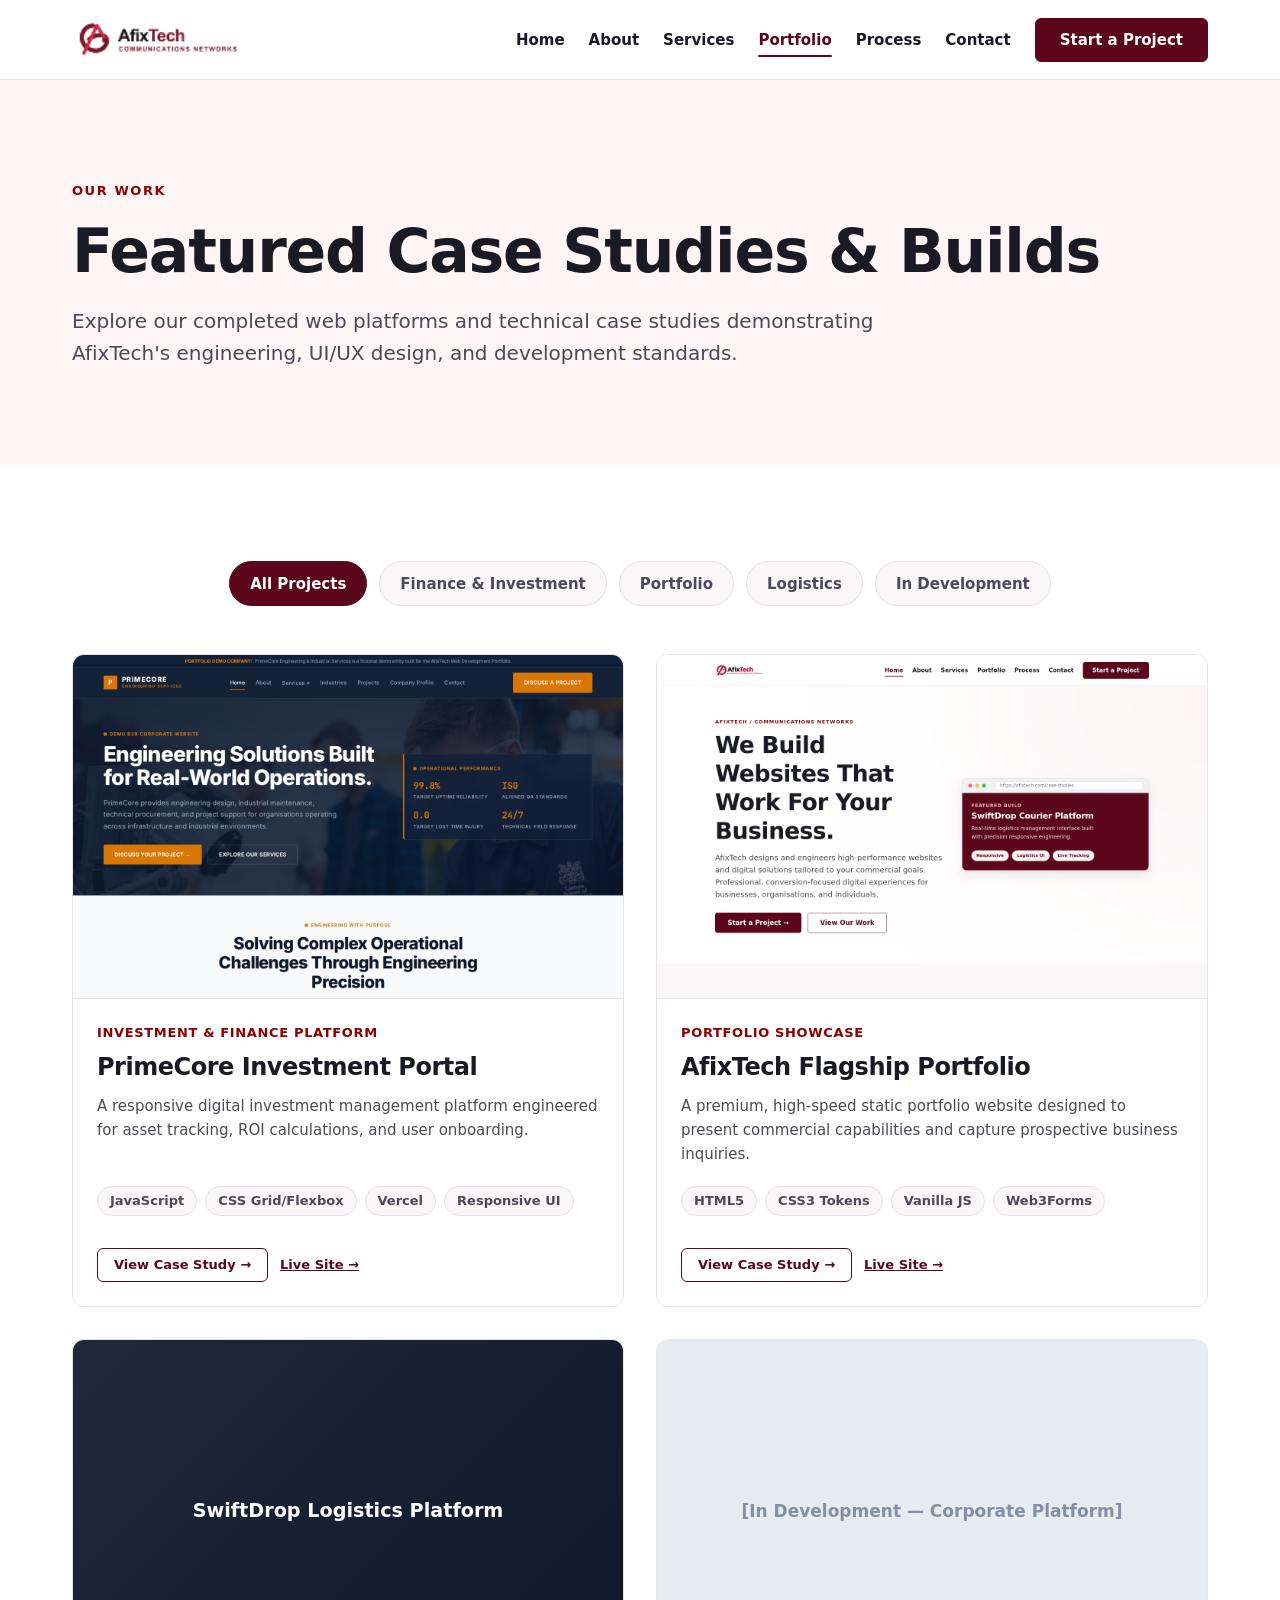
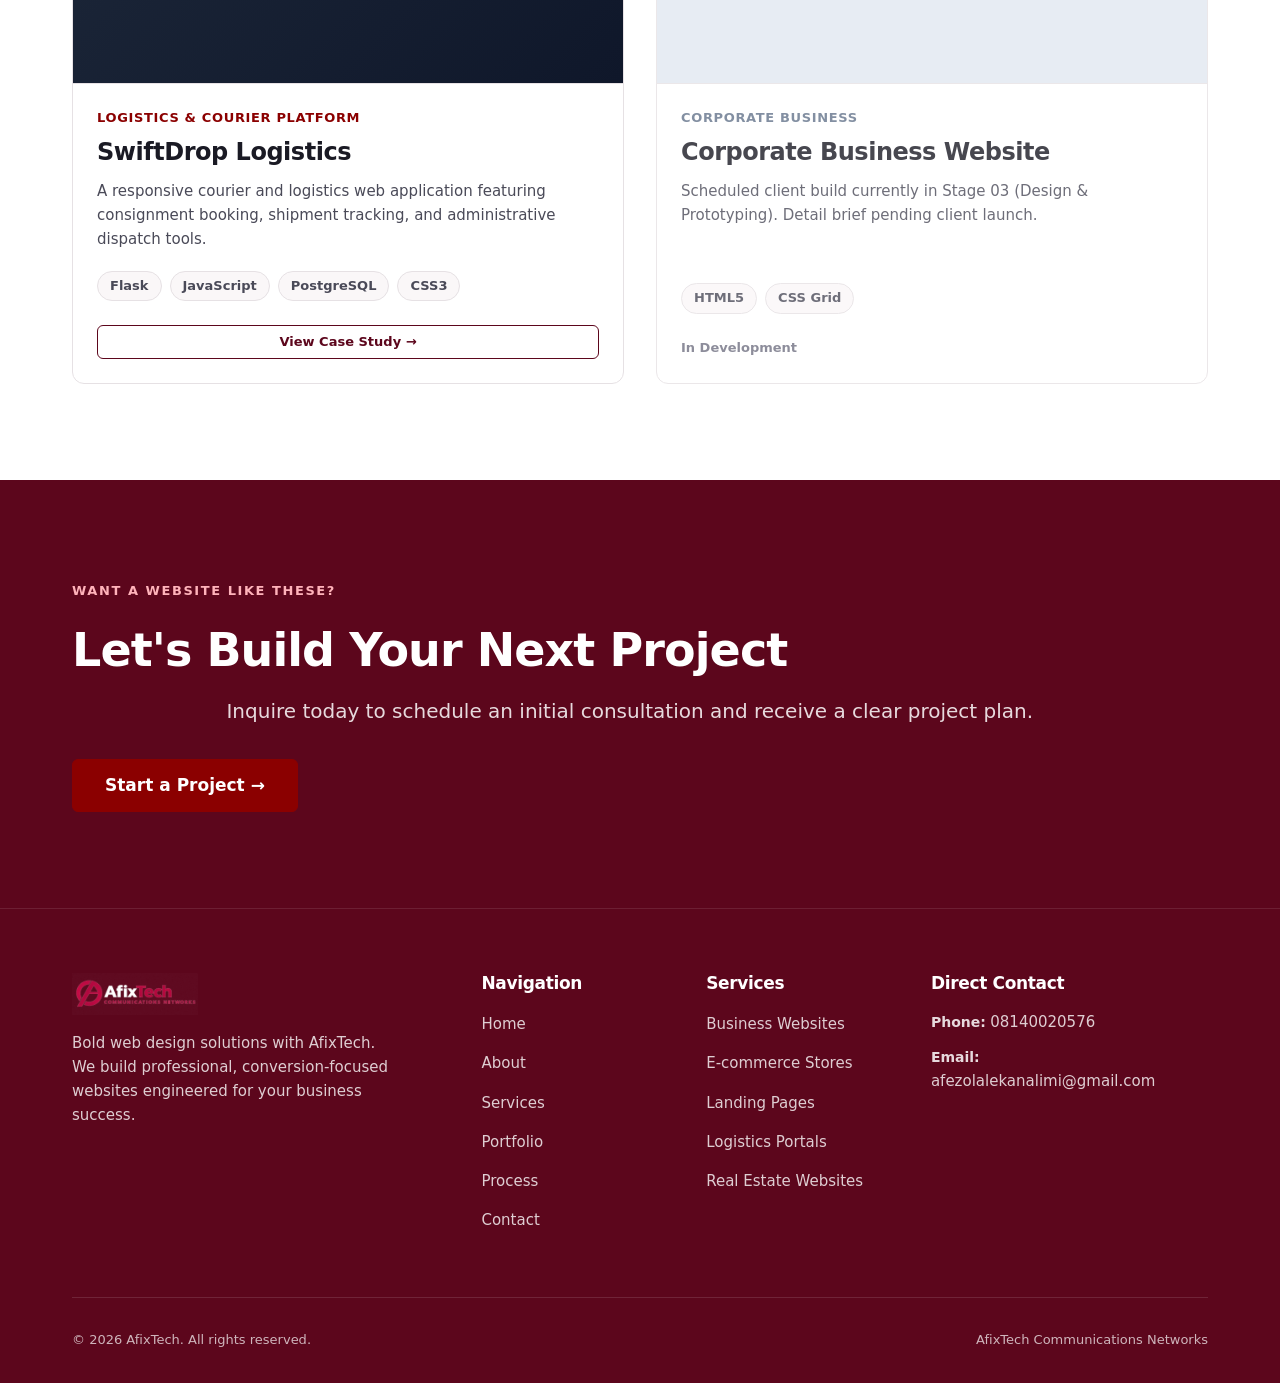
<file: portfolio.html>
<!DOCTYPE html>
<html lang="en">
<head>
  <meta charset="UTF-8">
  <meta name="viewport" content="width=device-width, initial-scale=1.0">
  <title>Portfolio & Case Studies — AfixTech Communications Networks</title>
  <meta name="description" content="Explore AfixTech's web development portfolio and detailed technical case studies. Custom platforms engineered for businesses and organisations.">
  <link rel="canonical" href="https://afixtech.com/portfolio.html">

  <link rel="stylesheet" href="assets/css/reset.css">
  <link rel="stylesheet" href="assets/css/tokens.css">
  <link rel="stylesheet" href="assets/css/base.css">
  <link rel="stylesheet" href="assets/css/components.css">
  <link rel="stylesheet" href="assets/css/pages.css">

  <meta property="og:type" content="website">
  <meta property="og:title" content="Portfolio — AfixTech">
  <meta property="og:description" content="Discover real projects and case studies engineered by AfixTech.">
  <meta property="og:url" content="https://afixtech.com/portfolio.html">
</head>
<body>

  <a href="#main-content" class="skip-link">Skip to main content</a>

  <header class="site-header">
    <div class="container nav-container">
      <a href="index.html" class="brand-logo" aria-label="AfixTech Home">
        <img src="assets/images/brand/logo.png" alt="AfixTech Communications Networks" class="logo-img">
      </a>

      <div class="nav-backdrop" id="navBackdrop"></div>

      <nav class="nav-menu" data-open="false" id="primaryNav" aria-label="Main Navigation">
        <ul class="nav-list">
          <li><a href="index.html" class="nav-link">Home</a></li>
          <li><a href="about.html" class="nav-link">About</a></li>
          <li><a href="services.html" class="nav-link">Services</a></li>
          <li><a href="portfolio.html" class="nav-link active" aria-current="page">Portfolio</a></li>
          <li><a href="process.html" class="nav-link">Process</a></li>
          <li><a href="contact.html" class="nav-link">Contact</a></li>
        </ul>
        <div class="nav-cta">
          <a href="contact.html" class="btn btn-primary">Start a Project</a>
        </div>
      </nav>

      <button class="mobile-toggle" aria-expanded="false" aria-controls="primaryNav" aria-label="Toggle navigation menu">
        <span class="hamburger-box">
          <span class="hamburger-line"></span>
          <span class="hamburger-line"></span>
          <span class="hamburger-line"></span>
        </span>
      </button>
    </div>
  </header>

  <main id="main-content">

    <section class="section bg-blush">
      <div class="container reveal">
        <span class="eyebrow">OUR WORK</span>
        <h1>Featured Case Studies & Builds</h1>
        <p class="lead" style="margin-top: var(--space-4);">
          Explore our completed web platforms and technical case studies demonstrating AfixTech's engineering, UI/UX design, and development standards.
        </p>
      </div>
    </section>

    <section class="section">
      <div class="container">

        <!-- Filter Controls -->
        <div class="filter-bar reveal">
          <button class="filter-btn active" data-filter="all">All Projects</button>
          <button class="filter-btn" data-filter="finance">Finance & Investment</button>
          <button class="filter-btn" data-filter="portfolio">Portfolio</button>
          <button class="filter-btn" data-filter="logistics">Logistics</button>
          <button class="filter-btn" data-filter="in-development">In Development</button>
        </div>

        <div class="grid-2">

          <!-- Project 1: PrimeCore Investment Platform -->
          <article class="card project-card project-card-item card-hover reveal" data-category="finance">
            <div class="card-media">
              <img src="assets/images/screenshots/primecore-desktop.png" alt="PrimeCore Investment Platform" style="width:100%; height:100%; object-fit:cover; object-position:top;">
            </div>
            <div class="card-content">
              <span class="card-category">Investment & Finance Platform</span>
              <h3 class="card-title">PrimeCore Investment Portal</h3>
              <p class="card-desc">A responsive digital investment management platform engineered for asset tracking, ROI calculations, and user onboarding.</p>
              <div class="tech-tags">
                <span class="tag">JavaScript</span>
                <span class="tag">CSS Grid/Flexbox</span>
                <span class="tag">Vercel</span>
                <span class="tag">Responsive UI</span>
              </div>
              <div style="display:flex; gap: var(--space-3); margin-top: var(--space-2); align-items: center;">
                <a href="portfolio/primecore-investment.html" class="btn btn-outline btn-sm">View Case Study &rarr;</a>
                <a href="https://primecore-weld.vercel.app/" target="_blank" rel="noopener noreferrer" style="font-size: var(--font-size-xs); font-weight:700; color: var(--color-burgundy); text-decoration: underline;">Live Site &rarr;</a>
              </div>
            </div>
          </article>

          <!-- Project 2: AfixTech Portfolio -->
          <article class="card project-card project-card-item card-hover reveal" data-category="portfolio" style="transition-delay: 150ms;">
            <div class="card-media">
              <img src="assets/images/screenshots/afixtech-desktop.png" alt="AfixTech Portfolio Web Platform" style="width:100%; height:100%; object-fit:cover; object-position:top;">
            </div>
            <div class="card-content">
              <span class="card-category">Portfolio Showcase</span>
              <h3 class="card-title">AfixTech Flagship Portfolio</h3>
              <p class="card-desc">A premium, high-speed static portfolio website designed to present commercial capabilities and capture prospective business inquiries.</p>
              <div class="tech-tags">
                <span class="tag">HTML5</span>
                <span class="tag">CSS3 Tokens</span>
                <span class="tag">Vanilla JS</span>
                <span class="tag">Web3Forms</span>
              </div>
              <div style="display:flex; gap: var(--space-3); margin-top: var(--space-2); align-items: center;">
                <a href="portfolio/afixtech-portfolio.html" class="btn btn-outline btn-sm">View Case Study &rarr;</a>
                <a href="https://afixtech.vercel.app/" target="_blank" rel="noopener noreferrer" style="font-size: var(--font-size-xs); font-weight:700; color: var(--color-burgundy); text-decoration: underline;">Live Site &rarr;</a>
              </div>
            </div>
          </article>

          <!-- Project 3: SwiftDrop Logistics Platform -->
          <article class="card project-card project-card-item card-hover reveal" data-category="logistics">
            <div class="card-media">
              <div style="width:100%; height:100%; background: linear-gradient(135deg, #1E293B, #0F172A); display:flex; align-items:center; justify-content:center; color:#fff; font-weight:700; font-size:1.2rem;">
                SwiftDrop Logistics Platform
              </div>
            </div>
            <div class="card-content">
              <span class="card-category">Logistics & Courier Platform</span>
              <h3 class="card-title">SwiftDrop Logistics</h3>
              <p class="card-desc">A responsive courier and logistics web application featuring consignment booking, shipment tracking, and administrative dispatch tools.</p>
              <div class="tech-tags">
                <span class="tag">Flask</span>
                <span class="tag">JavaScript</span>
                <span class="tag">PostgreSQL</span>
                <span class="tag">CSS3</span>
              </div>
              <a href="portfolio/swiftdrop-logistics.html" class="btn btn-outline btn-sm">View Case Study &rarr;</a>
            </div>
          </article>

          <!-- Placeholder Project 4 -->
          <article class="card project-card project-card-item reveal" data-category="in-development" style="transition-delay: 150ms; opacity:0.8;">
            <div class="card-media">
              <div style="width:100%; height:100%; background: #E2E8F0; display:flex; align-items:center; justify-content:center; color:#64748B; font-weight:600;">
                [In Development — Corporate Platform]
              </div>
            </div>
            <div class="card-content">
              <span class="card-category" style="color:#64748B;">Corporate Business</span>
              <h3 class="card-title">Corporate Business Website</h3>
              <p class="card-desc">Scheduled client build currently in Stage 03 (Design & Prototyping). Detail brief pending client launch.</p>
              <div class="tech-tags">
                <span class="tag">HTML5</span>
                <span class="tag">CSS Grid</span>
              </div>
              <span style="font-size: var(--font-size-xs); font-weight: 700; color: var(--color-ink-muted);">In Development</span>
            </div>
          </article>

        </div>
      </div>
    </section>

    <!-- Call to Action -->
    <section class="section bg-burgundy">
      <div class="container text-center reveal">
        <span class="eyebrow" style="color: #FFB3BA;">WANT A WEBSITE LIKE THESE?</span>
        <h2 style="color: #ffffff; margin-top: var(--space-2);">Let's Build Your Next Project</h2>
        <p class="lead" style="margin-top: var(--space-4); margin-bottom: var(--space-8); margin-left: auto; margin-right: auto;">
          Inquire today to schedule an initial consultation and receive a clear project plan.
        </p>
        <a href="contact.html" class="btn btn-secondary btn-lg">Start a Project &rarr;</a>
      </div>
    </section>

  </main>

  <footer class="site-footer">
    <div class="container">
      <div class="footer-top">
        <div class="footer-brand">
          <a href="index.html" class="brand-logo" aria-label="AfixTech Home">
        <img src="assets/images/brand/logo-light.png" alt="AfixTech Communications Networks" class="logo-img">
      </a>
          <p class="footer-desc">
            Bold web design solutions with AfixTech. We build professional, conversion-focused websites engineered for your business success.
          </p>
        </div>

        <div>
          <h3 class="footer-heading">Navigation</h3>
          <ul class="footer-links">
            <li><a href="index.html">Home</a></li>
            <li><a href="about.html">About</a></li>
            <li><a href="services.html">Services</a></li>
            <li><a href="portfolio.html">Portfolio</a></li>
            <li><a href="process.html">Process</a></li>
            <li><a href="contact.html">Contact</a></li>
          </ul>
        </div>

        <div>
          <h3 class="footer-heading">Services</h3>
          <ul class="footer-links">
            <li><a href="services.html#business">Business Websites</a></li>
            <li><a href="services.html#ecommerce">E-commerce Stores</a></li>
            <li><a href="services.html#landing">Landing Pages</a></li>
            <li><a href="services.html#delivery">Logistics Portals</a></li>
            <li><a href="services.html#realestate">Real Estate Websites</a></li>
          </ul>
        </div>

        <div>
          <h3 class="footer-heading">Direct Contact</h3>
          <ul class="footer-links" style="font-size:0.875rem; color:rgba(255,255,255,0.85);">
            <li><strong>Phone:</strong> <a href="tel:08140020576">08140020576</a></li>
            <li><strong>Email:</strong> <a href="mailto:afezolalekanalimi@gmail.com">afezolalekanalimi@gmail.com</a></li>
          </ul>
        </div>
      </div>

      <div class="footer-bottom">
        <p>&copy; <span class="current-year">2026</span> AfixTech. All rights reserved.</p>
        <p>AfixTech Communications Networks</p>
      </div>
    </div>
  </footer>

  <script type="module" src="assets/js/main.js"></script>
</body>
</html>
</file>
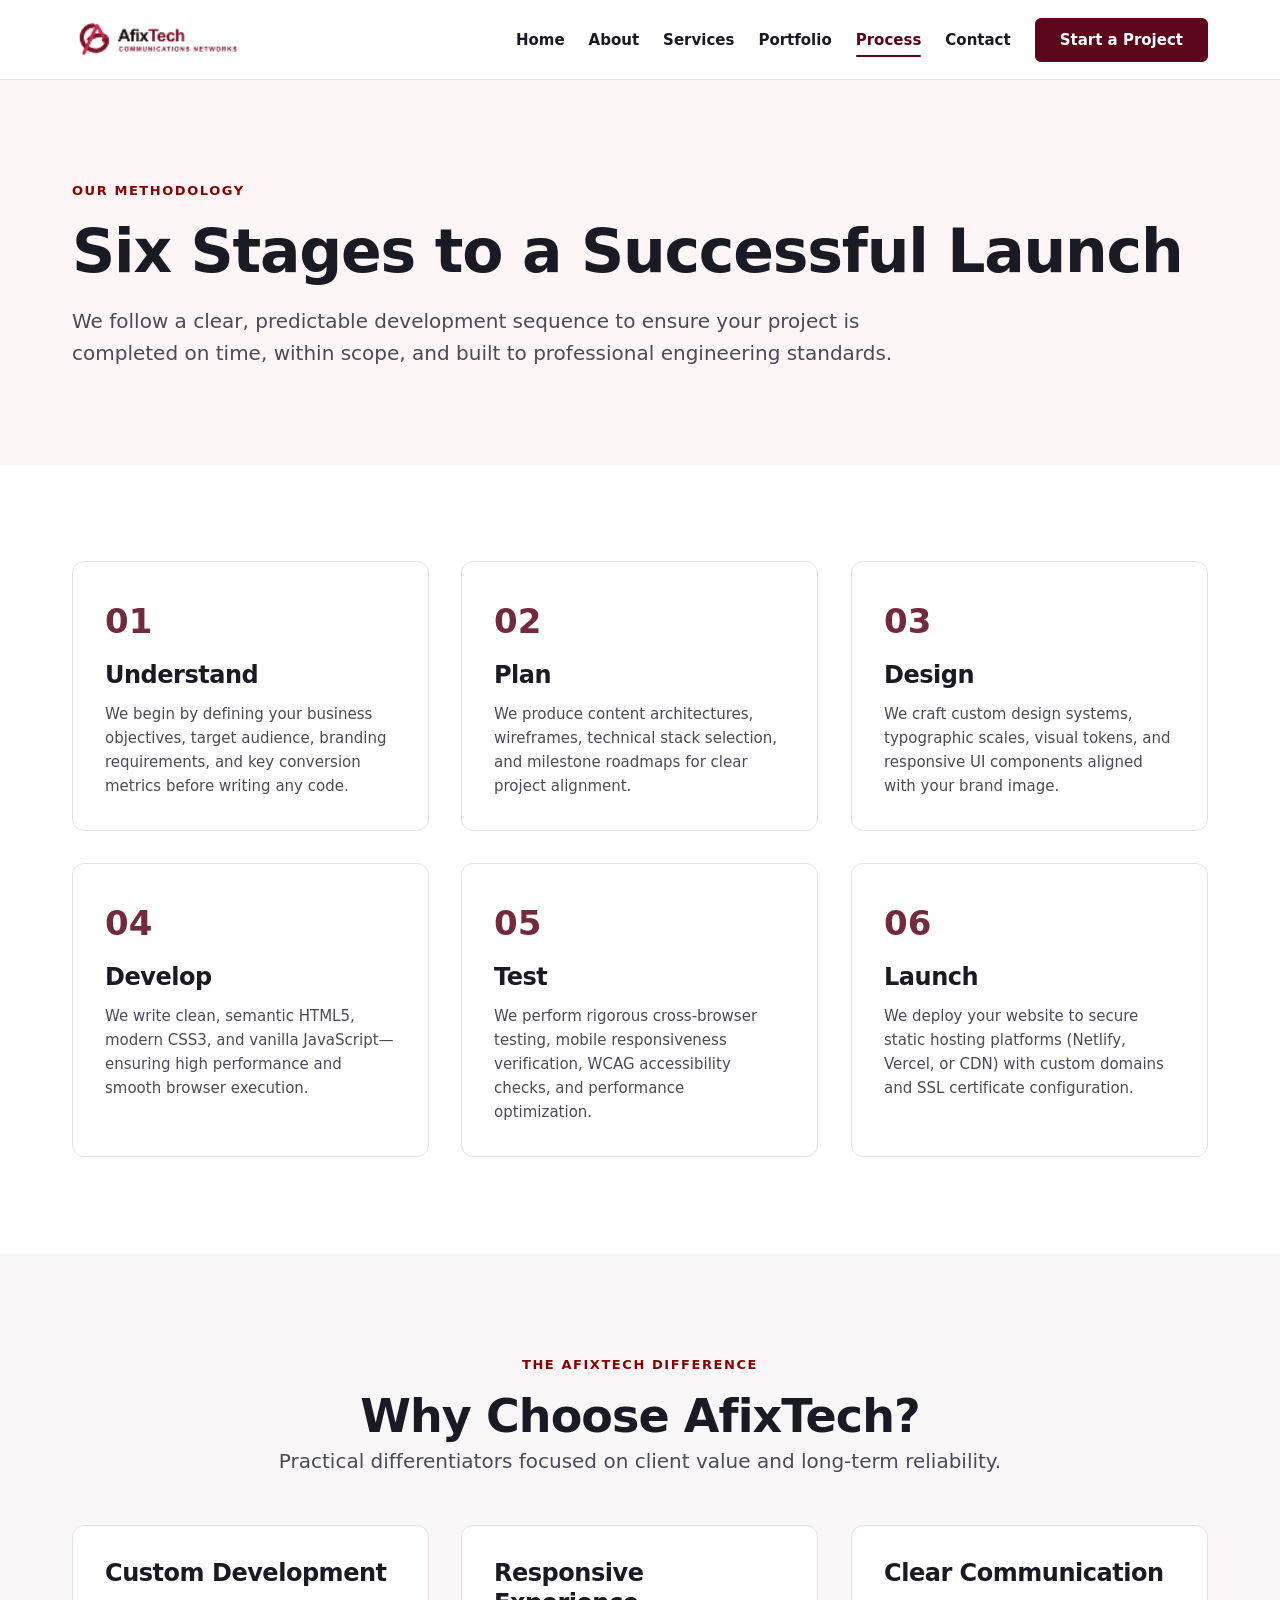
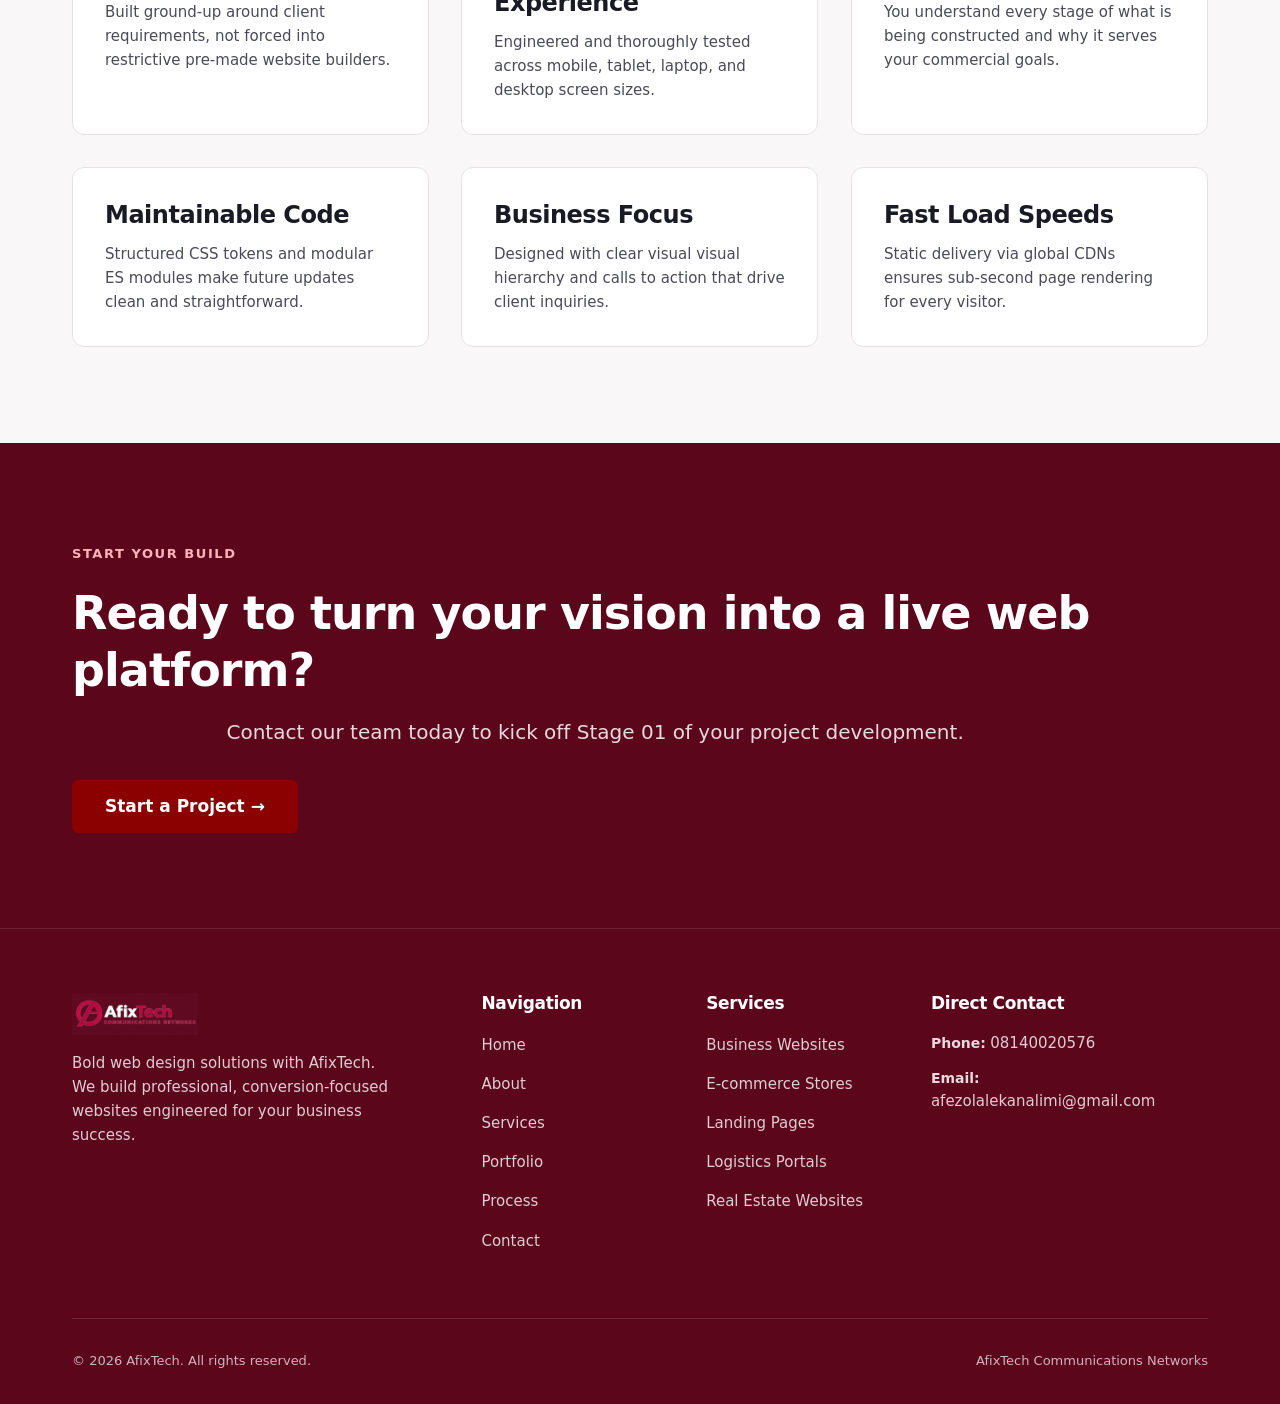
<file: process.html>
<!DOCTYPE html>
<html lang="en">
<head>
  <meta charset="UTF-8">
  <meta name="viewport" content="width=device-width, initial-scale=1.0">
  <title>Our Development Process — AfixTech Communications Networks</title>
  <meta name="description" content="Discover AfixTech's 6-stage development process: Understand, Plan, Design, Develop, Test, and Launch.">
  <link rel="canonical" href="https://afixtech.com/process.html">

  <link rel="stylesheet" href="assets/css/reset.css">
  <link rel="stylesheet" href="assets/css/tokens.css">
  <link rel="stylesheet" href="assets/css/base.css">
  <link rel="stylesheet" href="assets/css/components.css">
  <link rel="stylesheet" href="assets/css/pages.css">

  <meta property="og:type" content="website">
  <meta property="og:title" content="Process — AfixTech">
  <meta property="og:description" content="Our structured 6-step engineering methodology for building high-performance commercial websites.">
  <meta property="og:url" content="https://afixtech.com/process.html">
</head>
<body>

  <a href="#main-content" class="skip-link">Skip to main content</a>

  <header class="site-header">
    <div class="container nav-container">
      <a href="index.html" class="brand-logo" aria-label="AfixTech Home">
        <img src="assets/images/brand/logo.png" alt="AfixTech Communications Networks" class="logo-img">
      </a>

      <div class="nav-backdrop" id="navBackdrop"></div>

      <nav class="nav-menu" data-open="false" id="primaryNav" aria-label="Main Navigation">
        <ul class="nav-list">
          <li><a href="index.html" class="nav-link">Home</a></li>
          <li><a href="about.html" class="nav-link">About</a></li>
          <li><a href="services.html" class="nav-link">Services</a></li>
          <li><a href="portfolio.html" class="nav-link">Portfolio</a></li>
          <li><a href="process.html" class="nav-link active" aria-current="page">Process</a></li>
          <li><a href="contact.html" class="nav-link">Contact</a></li>
        </ul>
        <div class="nav-cta">
          <a href="contact.html" class="btn btn-primary">Start a Project</a>
        </div>
      </nav>

      <button class="mobile-toggle" aria-expanded="false" aria-controls="primaryNav" aria-label="Toggle navigation menu">
        <span class="hamburger-box">
          <span class="hamburger-line"></span>
          <span class="hamburger-line"></span>
          <span class="hamburger-line"></span>
        </span>
      </button>
    </div>
  </header>

  <main id="main-content">

    <section class="section bg-blush">
      <div class="container reveal">
        <span class="eyebrow">OUR METHODOLOGY</span>
        <h1>Six Stages to a Successful Launch</h1>
        <p class="lead" style="margin-top: var(--space-4);">
          We follow a clear, predictable development sequence to ensure your project is completed on time, within scope, and built to professional engineering standards.
        </p>
      </div>
    </section>

    <!-- Process Sequence -->
    <section class="section">
      <div class="container">
        <div class="grid-3">

          <div class="process-step reveal">
            <div class="step-number">01</div>
            <h3 class="step-title">Understand</h3>
            <p class="step-desc">We begin by defining your business objectives, target audience, branding requirements, and key conversion metrics before writing any code.</p>
          </div>

          <div class="process-step reveal" style="transition-delay: 100ms;">
            <div class="step-number">02</div>
            <h3 class="step-title">Plan</h3>
            <p class="step-desc">We produce content architectures, wireframes, technical stack selection, and milestone roadmaps for clear project alignment.</p>
          </div>

          <div class="process-step reveal" style="transition-delay: 200ms;">
            <div class="step-number">03</div>
            <h3 class="step-title">Design</h3>
            <p class="step-desc">We craft custom design systems, typographic scales, visual tokens, and responsive UI components aligned with your brand image.</p>
          </div>

          <div class="process-step reveal">
            <div class="step-number">04</div>
            <h3 class="step-title">Develop</h3>
            <p class="step-desc">We write clean, semantic HTML5, modern CSS3, and vanilla JavaScript—ensuring high performance and smooth browser execution.</p>
          </div>

          <div class="process-step reveal" style="transition-delay: 100ms;">
            <div class="step-number">05</div>
            <h3 class="step-title">Test</h3>
            <p class="step-desc">We perform rigorous cross-browser testing, mobile responsiveness verification, WCAG accessibility checks, and performance optimization.</p>
          </div>

          <div class="process-step reveal" style="transition-delay: 200ms;">
            <div class="step-number">06</div>
            <h3 class="step-title">Launch</h3>
            <p class="step-desc">We deploy your website to secure static hosting platforms (Netlify, Vercel, or CDN) with custom domains and SSL certificate configuration.</p>
          </div>

        </div>
      </div>
    </section>

    <!-- Why AfixTech Section -->
    <section class="section bg-surface">
      <div class="container">
        <div class="section-header center reveal">
          <span class="eyebrow">THE AFIXTECH DIFFERENCE</span>
          <h2>Why Choose AfixTech?</h2>
          <p class="lead">Practical differentiators focused on client value and long-term reliability.</p>
        </div>

        <div class="grid-3">
          <div class="card reveal">
            <h3 style="margin-bottom: var(--space-3); font-size: var(--font-size-xl);">Custom Development</h3>
            <p style="color: var(--color-ink-secondary); font-size: var(--font-size-sm);">Built ground-up around client requirements, not forced into restrictive pre-made website builders.</p>
          </div>

          <div class="card reveal" style="transition-delay: 100ms;">
            <h3 style="margin-bottom: var(--space-3); font-size: var(--font-size-xl);">Responsive Experience</h3>
            <p style="color: var(--color-ink-secondary); font-size: var(--font-size-sm);">Engineered and thoroughly tested across mobile, tablet, laptop, and desktop screen sizes.</p>
          </div>

          <div class="card reveal" style="transition-delay: 200ms;">
            <h3 style="margin-bottom: var(--space-3); font-size: var(--font-size-xl);">Clear Communication</h3>
            <p style="color: var(--color-ink-secondary); font-size: var(--font-size-sm);">You understand every stage of what is being constructed and why it serves your commercial goals.</p>
          </div>

          <div class="card reveal">
            <h3 style="margin-bottom: var(--space-3); font-size: var(--font-size-xl);">Maintainable Code</h3>
            <p style="color: var(--color-ink-secondary); font-size: var(--font-size-sm);">Structured CSS tokens and modular ES modules make future updates clean and straightforward.</p>
          </div>

          <div class="card reveal" style="transition-delay: 100ms;">
            <h3 style="margin-bottom: var(--space-3); font-size: var(--font-size-xl);">Business Focus</h3>
            <p style="color: var(--color-ink-secondary); font-size: var(--font-size-sm);">Designed with clear visual visual hierarchy and calls to action that drive client inquiries.</p>
          </div>

          <div class="card reveal" style="transition-delay: 200ms;">
            <h3 style="margin-bottom: var(--space-3); font-size: var(--font-size-xl);">Fast Load Speeds</h3>
            <p style="color: var(--color-ink-secondary); font-size: var(--font-size-sm);">Static delivery via global CDNs ensures sub-second page rendering for every visitor.</p>
          </div>
        </div>
      </div>
    </section>

    <!-- Call to Action Banner -->
    <section class="section bg-burgundy">
      <div class="container text-center reveal">
        <span class="eyebrow" style="color: #FFB3BA;">START YOUR BUILD</span>
        <h2 style="color: #ffffff; margin-top: var(--space-2);">Ready to turn your vision into a live web platform?</h2>
        <p class="lead" style="margin-top: var(--space-4); margin-bottom: var(--space-8); margin-left: auto; margin-right: auto;">
          Contact our team today to kick off Stage 01 of your project development.
        </p>
        <a href="contact.html" class="btn btn-secondary btn-lg">Start a Project &rarr;</a>
      </div>
    </section>

  </main>

  <footer class="site-footer">
    <div class="container">
      <div class="footer-top">
        <div class="footer-brand">
          <a href="index.html" class="brand-logo" aria-label="AfixTech Home">
        <img src="assets/images/brand/logo-light.png" alt="AfixTech Communications Networks" class="logo-img">
      </a>
          <p class="footer-desc">
            Bold web design solutions with AfixTech. We build professional, conversion-focused websites engineered for your business success.
          </p>
        </div>

        <div>
          <h3 class="footer-heading">Navigation</h3>
          <ul class="footer-links">
            <li><a href="index.html">Home</a></li>
            <li><a href="about.html">About</a></li>
            <li><a href="services.html">Services</a></li>
            <li><a href="portfolio.html">Portfolio</a></li>
            <li><a href="process.html">Process</a></li>
            <li><a href="contact.html">Contact</a></li>
          </ul>
        </div>

        <div>
          <h3 class="footer-heading">Services</h3>
          <ul class="footer-links">
            <li><a href="services.html#business">Business Websites</a></li>
            <li><a href="services.html#ecommerce">E-commerce Stores</a></li>
            <li><a href="services.html#landing">Landing Pages</a></li>
            <li><a href="services.html#delivery">Logistics Portals</a></li>
            <li><a href="services.html#realestate">Real Estate Websites</a></li>
          </ul>
        </div>

        <div>
          <h3 class="footer-heading">Direct Contact</h3>
          <ul class="footer-links" style="font-size:0.875rem; color:rgba(255,255,255,0.85);">
            <li><strong>Phone:</strong> <a href="tel:08140020576">08140020576</a></li>
            <li><strong>Email:</strong> <a href="mailto:afezolalekanalimi@gmail.com">afezolalekanalimi@gmail.com</a></li>
          </ul>
          <!-- Social Media Links (Placeholder - to be added when confirmed) -->
        </div>
      </div>

      <div class="footer-bottom">
        <p>&copy; <span class="current-year">2026</span> AfixTech. All rights reserved.</p>
        <p>AfixTech Communications Networks</p>
      </div>
    </div>
  </footer>

  <script type="module" src="assets/js/main.js"></script>
</body>
</html>
</file>
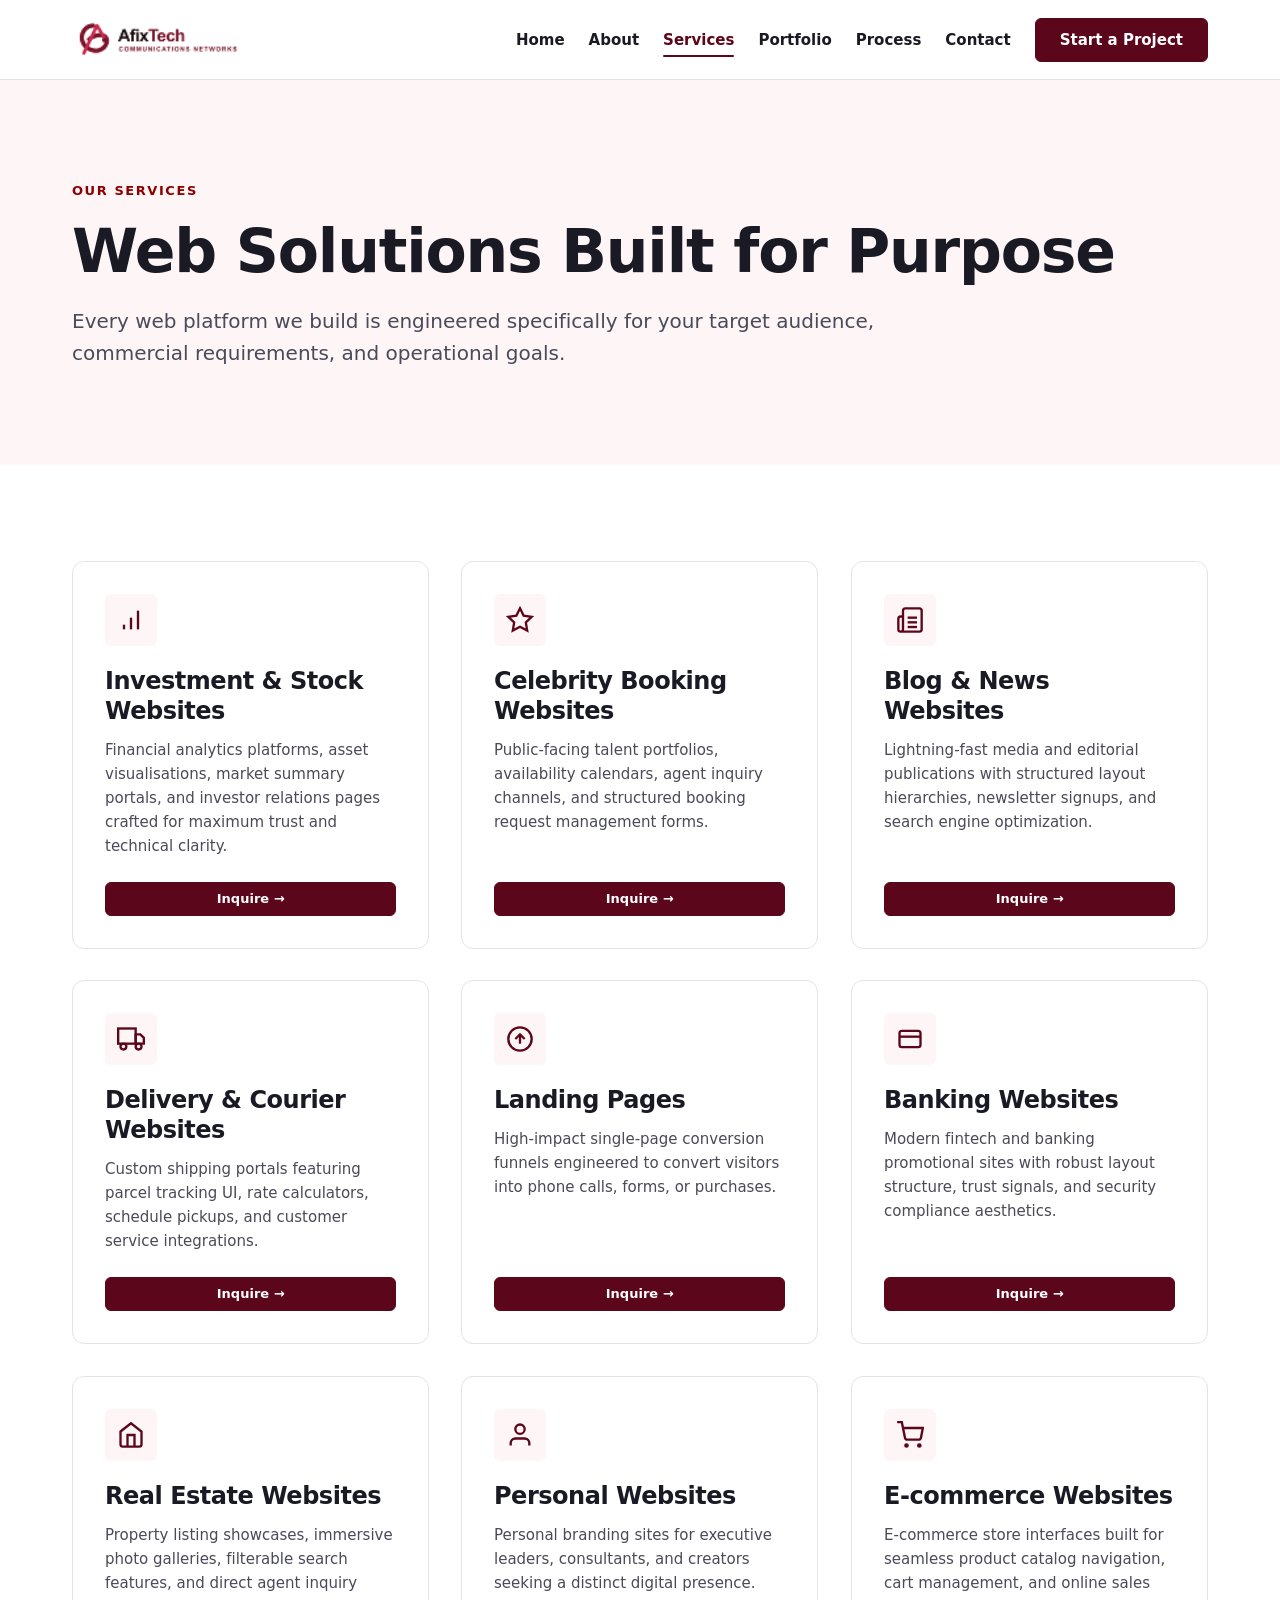
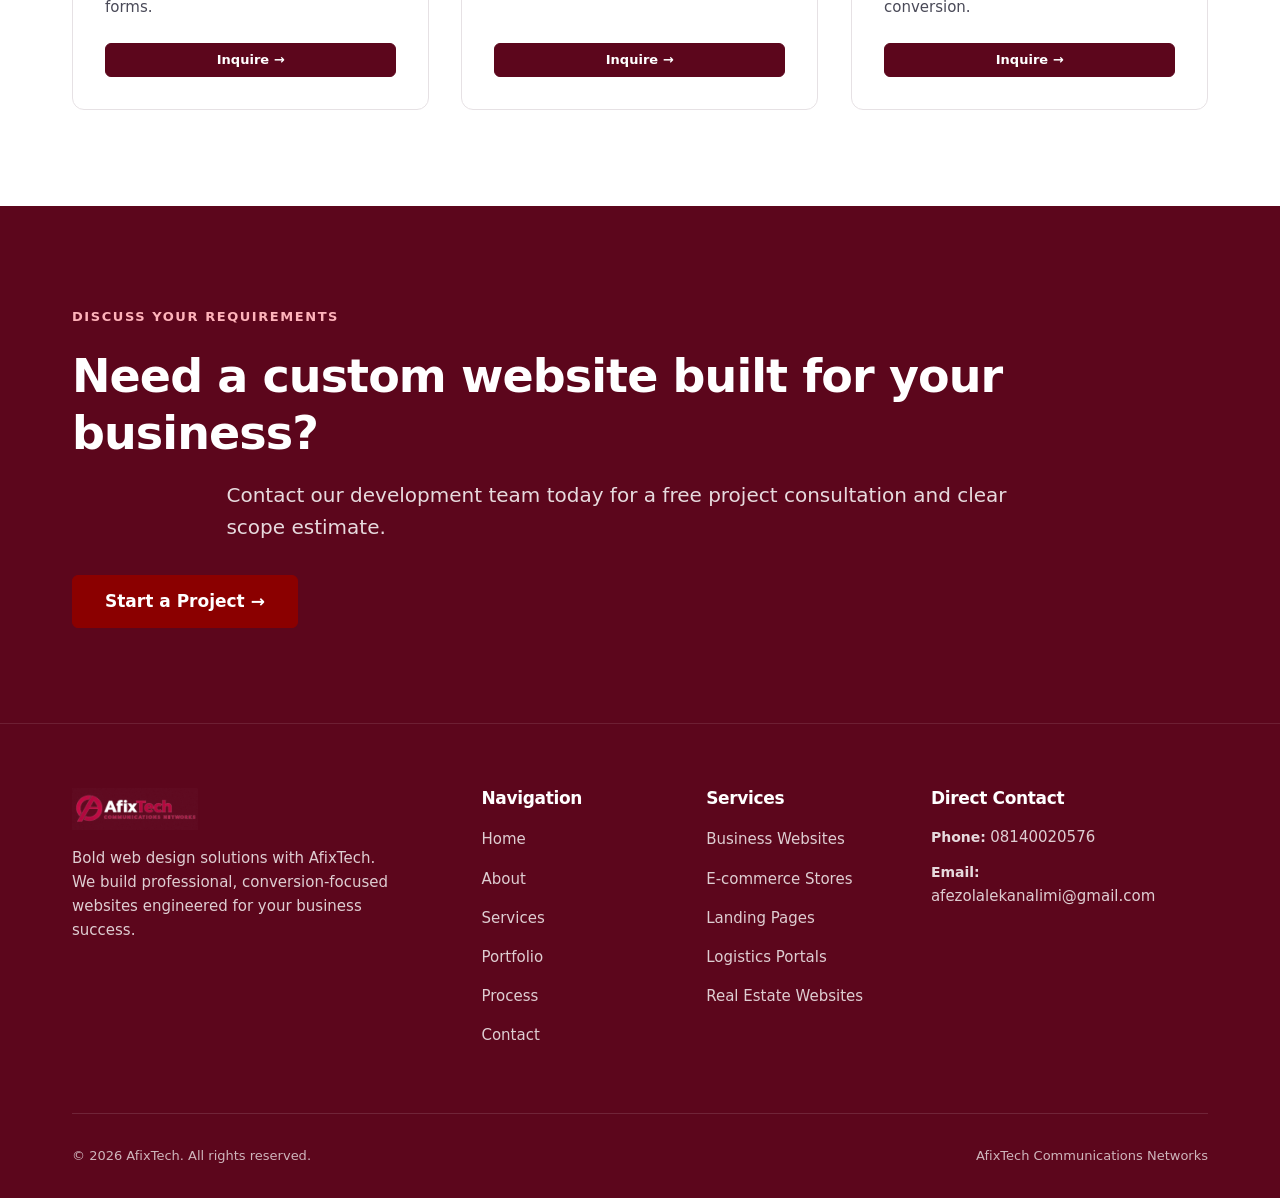
<file: services.html>
<!DOCTYPE html>
<html lang="en">
<head>
  <meta charset="UTF-8">
  <meta name="viewport" content="width=device-width, initial-scale=1.0">
  <title>Services — AfixTech Communications Networks</title>
  <meta name="description" content="Explore AfixTech's full range of web development services: business platforms, e-commerce, real estate, logistics, booking, news, and personal websites.">
  <link rel="canonical" href="https://afixtech.com/services.html">

  <link rel="stylesheet" href="assets/css/reset.css">
  <link rel="stylesheet" href="assets/css/tokens.css">
  <link rel="stylesheet" href="assets/css/base.css">
  <link rel="stylesheet" href="assets/css/components.css">
  <link rel="stylesheet" href="assets/css/pages.css">

  <meta property="og:type" content="website">
  <meta property="og:title" content="Services — AfixTech">
  <meta property="og:description" content="Custom web solutions tailored to specific commercial requirements across 9 core service categories.">
  <meta property="og:url" content="https://afixtech.com/services.html">
</head>
<body>

  <a href="#main-content" class="skip-link">Skip to main content</a>

  <header class="site-header">
    <div class="container nav-container">
      <a href="index.html" class="brand-logo" aria-label="AfixTech Home">
        <img src="assets/images/brand/logo.png" alt="AfixTech Communications Networks" class="logo-img">
      </a>

      <div class="nav-backdrop" id="navBackdrop"></div>

      <nav class="nav-menu" data-open="false" id="primaryNav" aria-label="Main Navigation">
        <ul class="nav-list">
          <li><a href="index.html" class="nav-link">Home</a></li>
          <li><a href="about.html" class="nav-link">About</a></li>
          <li><a href="services.html" class="nav-link active" aria-current="page">Services</a></li>
          <li><a href="portfolio.html" class="nav-link">Portfolio</a></li>
          <li><a href="process.html" class="nav-link">Process</a></li>
          <li><a href="contact.html" class="nav-link">Contact</a></li>
        </ul>
        <div class="nav-cta">
          <a href="contact.html" class="btn btn-primary">Start a Project</a>
        </div>
      </nav>

      <button class="mobile-toggle" aria-expanded="false" aria-controls="primaryNav" aria-label="Toggle navigation menu">
        <span class="hamburger-box">
          <span class="hamburger-line"></span>
          <span class="hamburger-line"></span>
          <span class="hamburger-line"></span>
        </span>
      </button>
    </div>
  </header>

  <main id="main-content">

    <section class="section bg-blush">
      <div class="container reveal">
        <span class="eyebrow">OUR SERVICES</span>
        <h1>Web Solutions Built for Purpose</h1>
        <p class="lead" style="margin-top: var(--space-4);">
          Every web platform we build is engineered specifically for your target audience, commercial requirements, and operational goals.
        </p>
      </div>
    </section>

    <section class="section">
      <div class="container">
        <div class="grid-3">

          <article id="investment" class="card service-card card-hover reveal">
            <div class="card-icon" aria-hidden="true">
              <svg width="28" height="28" viewBox="0 0 24 24" fill="none" stroke="currentColor" stroke-width="2"><line x1="12" y1="20" x2="12" y2="10"/><line x1="18" y1="20" x2="18" y2="4"/><line x1="6" y1="20" x2="6" y2="16"/></svg>
            </div>
            <h3 class="card-title">Investment & Stock Websites</h3>
            <p class="card-desc">Financial analytics platforms, asset visualisations, market summary portals, and investor relations pages crafted for maximum trust and technical clarity.</p>
            <a href="contact.html?type=Investment%20Website" class="btn btn-primary btn-sm">Inquire &rarr;</a>
          </article>

          <article id="booking" class="card service-card card-hover reveal" style="transition-delay: 100ms;">
            <div class="card-icon" aria-hidden="true">
              <svg width="28" height="28" viewBox="0 0 24 24" fill="none" stroke="currentColor" stroke-width="2"><polygon points="12 2 15.09 8.26 22 9.27 17 14.14 18.18 21.02 12 17.77 5.82 21.02 7 14.14 2 9.27 8.91 8.26 12 2"/></svg>
            </div>
            <h3 class="card-title">Celebrity Booking Websites</h3>
            <p class="card-desc">Public-facing talent portfolios, availability calendars, agent inquiry channels, and structured booking request management forms.</p>
            <a href="contact.html?type=Booking%20Website" class="btn btn-primary btn-sm">Inquire &rarr;</a>
          </article>

          <article id="news" class="card service-card card-hover reveal" style="transition-delay: 200ms;">
            <div class="card-icon" aria-hidden="true">
              <svg width="28" height="28" viewBox="0 0 24 24" fill="none" stroke="currentColor" stroke-width="2"><path d="M4 22h16a2 2 0 0 0 2-2V4a2 2 0 0 0-2-2H8a2 2 0 0 0-2 2v16a2 2 0 0 1-2 2Zm0 0a2 2 0 0 1-2-2v-9c0-1.1.9-2 2-2h2"/><path d="M18 14h-8"/><path d="M18 18h-8"/><path d="M18 10h-8"/></svg>
            </div>
            <h3 class="card-title">Blog & News Websites</h3>
            <p class="card-desc">Lightning-fast media and editorial publications with structured layout hierarchies, newsletter signups, and search engine optimization.</p>
            <a href="contact.html?type=Blog%20News" class="btn btn-primary btn-sm">Inquire &rarr;</a>
          </article>

          <article id="delivery" class="card service-card card-hover reveal">
            <div class="card-icon" aria-hidden="true">
              <svg width="28" height="28" viewBox="0 0 24 24" fill="none" stroke="currentColor" stroke-width="2"><rect x="1" y="3" width="15" height="13"/><polygon points="16 8 20 8 23 11 23 16 16 16 16 8"/><circle cx="5.5" cy="18.5" r="2.5"/><circle cx="18.5" cy="18.5" r="2.5"/></svg>
            </div>
            <h3 class="card-title">Delivery & Courier Websites</h3>
            <p class="card-desc">Custom shipping portals featuring parcel tracking UI, rate calculators, schedule pickups, and customer service integrations.</p>
            <a href="contact.html?type=Logistics%20Website" class="btn btn-primary btn-sm">Inquire &rarr;</a>
          </article>

          <article id="landing" class="card service-card card-hover reveal" style="transition-delay: 100ms;">
            <div class="card-icon" aria-hidden="true">
              <svg width="28" height="28" viewBox="0 0 24 24" fill="none" stroke="currentColor" stroke-width="2"><circle cx="12" cy="12" r="10"/><path d="m16 12-4-4-4 4"/><path d="M12 16V8"/></svg>
            </div>
            <h3 class="card-title">Landing Pages</h3>
            <p class="card-desc">High-impact single-page conversion funnels engineered to convert visitors into phone calls, forms, or purchases.</p>
            <a href="contact.html?type=Landing%20Page" class="btn btn-primary btn-sm">Inquire &rarr;</a>
          </article>

          <article id="banking" class="card service-card card-hover reveal" style="transition-delay: 200ms;">
            <div class="card-icon" aria-hidden="true">
              <svg width="28" height="28" viewBox="0 0 24 24" fill="none" stroke="currentColor" stroke-width="2"><rect x="3" y="5" width="18" height="14" rx="2"/><line x1="3" y1="10" x2="21" y2="10"/></svg>
            </div>
            <h3 class="card-title">Banking Websites</h3>
            <p class="card-desc">Modern fintech and banking promotional sites with robust layout structure, trust signals, and security compliance aesthetics.</p>
            <a href="contact.html?type=Banking%20Website" class="btn btn-primary btn-sm">Inquire &rarr;</a>
          </article>

          <article id="realestate" class="card service-card card-hover reveal">
            <div class="card-icon" aria-hidden="true">
              <svg width="28" height="28" viewBox="0 0 24 24" fill="none" stroke="currentColor" stroke-width="2"><path d="m3 9 9-7 9 7v11a2 2 0 0 1-2 2H5a2 2 0 0 1-2-2z"/><polyline points="9 22 9 12 15 12 15 22"/></svg>
            </div>
            <h3 class="card-title">Real Estate Websites</h3>
            <p class="card-desc">Property listing showcases, immersive photo galleries, filterable search features, and direct agent inquiry forms.</p>
            <a href="contact.html?type=Real%20Estate%20Website" class="btn btn-primary btn-sm">Inquire &rarr;</a>
          </article>

          <article id="personal" class="card service-card card-hover reveal" style="transition-delay: 100ms;">
            <div class="card-icon" aria-hidden="true">
              <svg width="28" height="28" viewBox="0 0 24 24" fill="none" stroke="currentColor" stroke-width="2"><path d="M20 21v-2a4 4 0 0 0-4-4H8a4 4 0 0 0-4 4v2"/><circle cx="12" cy="7" r="4"/></svg>
            </div>
            <h3 class="card-title">Personal Websites</h3>
            <p class="card-desc">Personal branding sites for executive leaders, consultants, and creators seeking a distinct digital presence.</p>
            <a href="contact.html?type=Personal%20Website" class="btn btn-primary btn-sm">Inquire &rarr;</a>
          </article>

          <article id="ecommerce" class="card service-card card-hover reveal" style="transition-delay: 200ms;">
            <div class="card-icon" aria-hidden="true">
              <svg width="28" height="28" viewBox="0 0 24 24" fill="none" stroke="currentColor" stroke-width="2"><circle cx="9" cy="21" r="1"/><circle cx="20" cy="21" r="1"/><path d="M1 1h4l2.68 13.39a2 2 0 0 0 2 1.61h9.72a2 2 0 0 0 2-1.61L23 6H6"/></svg>
            </div>
            <h3 class="card-title">E-commerce Websites</h3>
            <p class="card-desc">E-commerce store interfaces built for seamless product catalog navigation, cart management, and online sales conversion.</p>
            <a href="contact.html?type=E-commerce%20Website" class="btn btn-primary btn-sm">Inquire &rarr;</a>
          </article>

        </div>
      </div>
    </section>

    <section class="section bg-burgundy">
      <div class="container text-center reveal">
        <span class="eyebrow" style="color: #FFB3BA;">DISCUSS YOUR REQUIREMENTS</span>
        <h2 style="color: #ffffff; margin-top: var(--space-2);">Need a custom website built for your business?</h2>
        <p class="lead" style="margin-top: var(--space-4); margin-bottom: var(--space-8); margin-left: auto; margin-right: auto;">
          Contact our development team today for a free project consultation and clear scope estimate.
        </p>
        <a href="contact.html" class="btn btn-secondary btn-lg">Start a Project &rarr;</a>
      </div>
    </section>

  </main>

  <footer class="site-footer">
    <div class="container">
      <div class="footer-top">
        <div class="footer-brand">
          <a href="index.html" class="brand-logo" aria-label="AfixTech Home">
        <img src="assets/images/brand/logo-light.png" alt="AfixTech Communications Networks" class="logo-img">
      </a>
          <p class="footer-desc">
            Bold web design solutions with AfixTech. We build professional, conversion-focused websites engineered for your business success.
          </p>
        </div>

        <div>
          <h3 class="footer-heading">Navigation</h3>
          <ul class="footer-links">
            <li><a href="index.html">Home</a></li>
            <li><a href="about.html">About</a></li>
            <li><a href="services.html">Services</a></li>
            <li><a href="portfolio.html">Portfolio</a></li>
            <li><a href="process.html">Process</a></li>
            <li><a href="contact.html">Contact</a></li>
          </ul>
        </div>

        <div>
          <h3 class="footer-heading">Services</h3>
          <ul class="footer-links">
            <li><a href="services.html#business">Business Websites</a></li>
            <li><a href="services.html#ecommerce">E-commerce Stores</a></li>
            <li><a href="services.html#landing">Landing Pages</a></li>
            <li><a href="services.html#delivery">Logistics Portals</a></li>
            <li><a href="services.html#realestate">Real Estate Websites</a></li>
          </ul>
        </div>

        <div>
          <h3 class="footer-heading">Direct Contact</h3>
          <ul class="footer-links" style="font-size:0.875rem; color:rgba(255,255,255,0.85);">
            <li><strong>Phone:</strong> <a href="tel:08140020576">08140020576</a></li>
            <li><strong>Email:</strong> <a href="mailto:afezolalekanalimi@gmail.com">afezolalekanalimi@gmail.com</a></li>
          </ul>
          <!-- Social Media Links (Placeholder - to be added when confirmed) -->
        </div>
      </div>

      <div class="footer-bottom">
        <p>&copy; <span class="current-year">2026</span> AfixTech. All rights reserved.</p>
        <p>AfixTech Communications Networks</p>
      </div>
    </div>
  </footer>

  <script type="module" src="assets/js/main.js"></script>
</body>
</html>
</file>
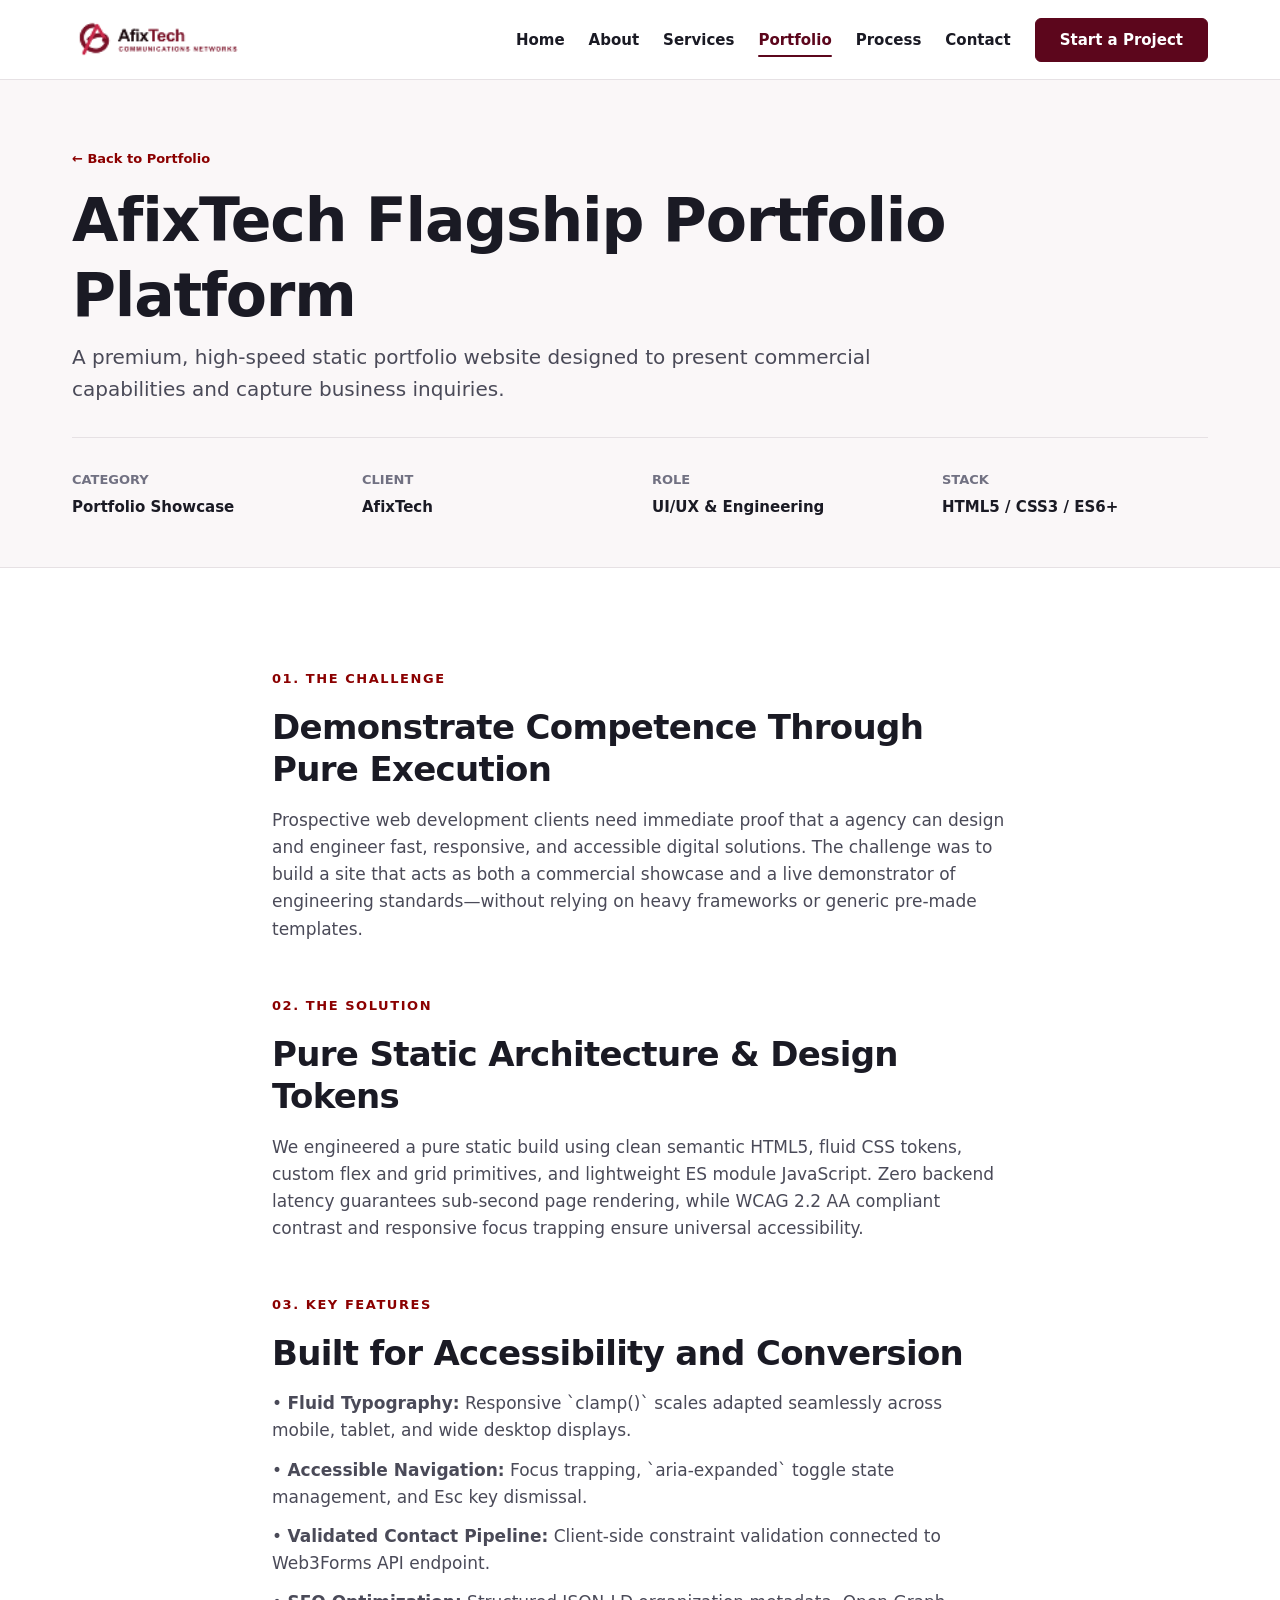
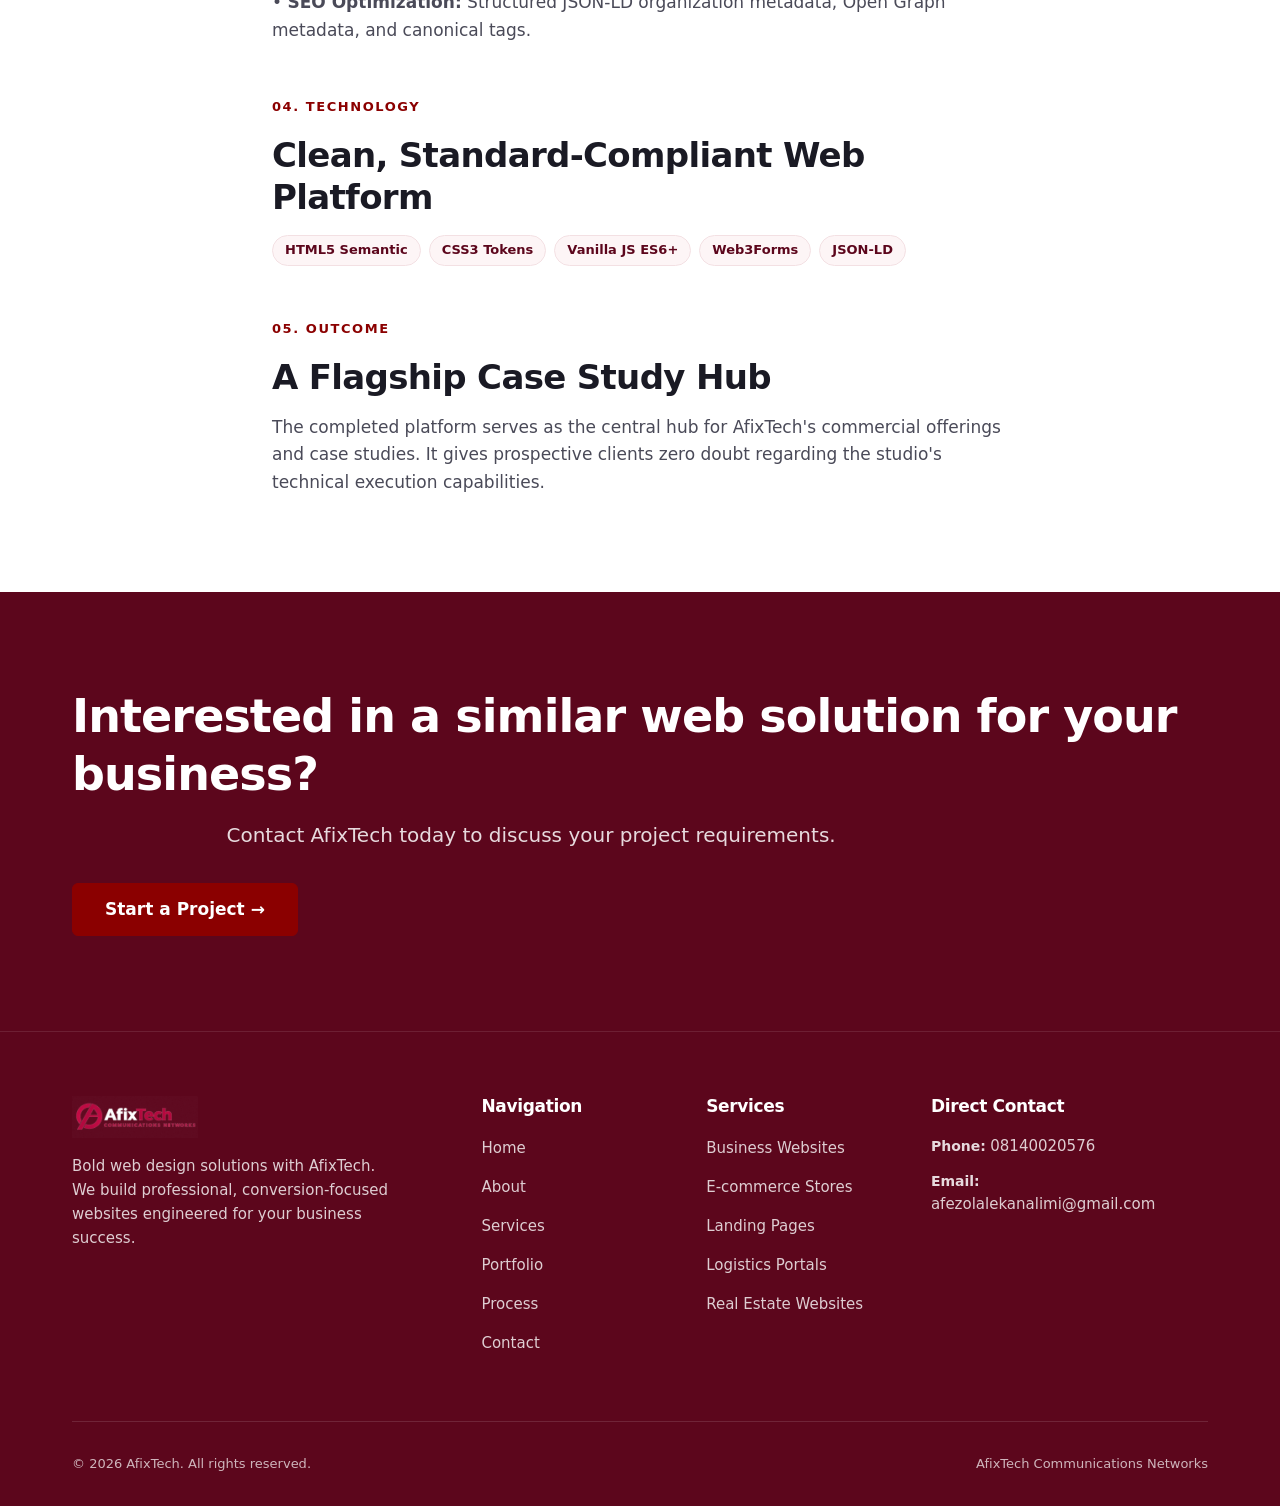
<file: portfolio/afixtech-portfolio.html>
<!DOCTYPE html>
<html lang="en">
<head>
  <meta charset="UTF-8">
  <meta name="viewport" content="width=device-width, initial-scale=1.0">
  <title>Case Study: AfixTech Portfolio — AfixTech</title>
  <meta name="description" content="Technical case study detailing the engineering, architecture, and design of the AfixTech portfolio web platform.">
  <link rel="canonical" href="https://afixtech.com/portfolio/afixtech-portfolio.html">

  <link rel="stylesheet" href="../assets/css/reset.css">
  <link rel="stylesheet" href="../assets/css/tokens.css">
  <link rel="stylesheet" href="../assets/css/base.css">
  <link rel="stylesheet" href="../assets/css/components.css">
  <link rel="stylesheet" href="../assets/css/pages.css">

  <script type="application/ld+json">
  {
    "@context": "https://schema.org",
    "@type": "SoftwareApplication",
    "name": "AfixTech Flagship Web Platform",
    "applicationCategory": "BusinessApplication",
    "operatingSystem": "Web",
    "author": {
      "@type": "Organization",
      "name": "AfixTech"
    }
  }
  </script>
</head>
<body>

  <a href="#main-content" class="skip-link">Skip to main content</a>

  <header class="site-header">
    <div class="container nav-container">
      <a href="../index.html" class="brand-logo" aria-label="AfixTech Home">
        <img src="../assets/images/brand/logo.png" alt="AfixTech Communications Networks" class="logo-img">
      </a>

      <div class="nav-backdrop" id="navBackdrop"></div>

      <nav class="nav-menu" data-open="false" id="primaryNav" aria-label="Main Navigation">
        <ul class="nav-list">
          <li><a href="../index.html" class="nav-link">Home</a></li>
          <li><a href="../about.html" class="nav-link">About</a></li>
          <li><a href="../services.html" class="nav-link">Services</a></li>
          <li><a href="../portfolio.html" class="nav-link active">Portfolio</a></li>
          <li><a href="../process.html" class="nav-link">Process</a></li>
          <li><a href="../contact.html" class="nav-link">Contact</a></li>
        </ul>
        <div class="nav-cta">
          <a href="../contact.html" class="btn btn-primary">Start a Project</a>
        </div>
      </nav>

      <button class="mobile-toggle" aria-expanded="false" aria-controls="primaryNav" aria-label="Toggle navigation menu">
        <span class="hamburger-box">
          <span class="hamburger-line"></span>
          <span class="hamburger-line"></span>
          <span class="hamburger-line"></span>
        </span>
      </button>
    </div>
  </header>

  <main id="main-content">

    <!-- Case Study Hero -->
    <section class="case-hero">
      <div class="container reveal">
        <a href="../portfolio.html" class="nav-link" style="font-size: var(--font-size-xs); font-weight:700; color:var(--color-deep-red);">&larr; Back to Portfolio</a>
        <h1 style="margin-top: var(--space-3);">AfixTech Flagship Portfolio Platform</h1>
        <p class="lead" style="margin-top: var(--space-2);">
          A premium, high-speed static portfolio website designed to present commercial capabilities and capture business inquiries.
        </p>

        <div class="case-meta-grid">
          <div>
            <div class="case-meta-label">Category</div>
            <div class="case-meta-value">Portfolio Showcase</div>
          </div>
          <div>
            <div class="case-meta-label">Client</div>
            <div class="case-meta-value">AfixTech</div>
          </div>
          <div>
            <div class="case-meta-label">Role</div>
            <div class="case-meta-value">UI/UX & Engineering</div>
          </div>
          <div>
            <div class="case-meta-label">Stack</div>
            <div class="case-meta-value">HTML5 / CSS3 / ES6+</div>
          </div>
        </div>
      </div>
    </section>

    <!-- Case Study Sections -->
    <section class="section">
      <div class="container container-narrow">

        <!-- 1. The Challenge -->
        <article class="reveal" style="margin-bottom: var(--space-12);">
          <span class="eyebrow">01. THE CHALLENGE</span>
          <h2 style="font-size: var(--font-size-2xl); margin-top: var(--space-1);">Demonstrate Competence Through Pure Execution</h2>
          <p style="margin-top: var(--space-4); color: var(--color-ink-secondary);">
            Prospective web development clients need immediate proof that a agency can design and engineer fast, responsive, and accessible digital solutions. The challenge was to build a site that acts as both a commercial showcase and a live demonstrator of engineering standards—without relying on heavy frameworks or generic pre-made templates.
          </p>
        </article>

        <!-- 2. The Solution -->
        <article class="reveal" style="margin-bottom: var(--space-12);">
          <span class="eyebrow">02. THE SOLUTION</span>
          <h2 style="font-size: var(--font-size-2xl); margin-top: var(--space-1);">Pure Static Architecture & Design Tokens</h2>
          <p style="margin-top: var(--space-4); color: var(--color-ink-secondary);">
            We engineered a pure static build using clean semantic HTML5, fluid CSS tokens, custom flex and grid primitives, and lightweight ES module JavaScript. Zero backend latency guarantees sub-second page rendering, while WCAG 2.2 AA compliant contrast and responsive focus trapping ensure universal accessibility.
          </p>
        </article>

        <!-- 3. Key Features -->
        <article class="reveal" style="margin-bottom: var(--space-12);">
          <span class="eyebrow">03. KEY FEATURES</span>
          <h2 style="font-size: var(--font-size-2xl); margin-top: var(--space-1);">Built for Accessibility and Conversion</h2>
          <ul style="margin-top: var(--space-4); display: flex; flex-direction: column; gap: var(--space-3); color: var(--color-ink-secondary);">
            <li>&bull; <strong>Fluid Typography:</strong> Responsive `clamp()` scales adapted seamlessly across mobile, tablet, and wide desktop displays.</li>
            <li>&bull; <strong>Accessible Navigation:</strong> Focus trapping, `aria-expanded` toggle state management, and Esc key dismissal.</li>
            <li>&bull; <strong>Validated Contact Pipeline:</strong> Client-side constraint validation connected to Web3Forms API endpoint.</li>
            <li>&bull; <strong>SEO Optimization:</strong> Structured JSON-LD organization metadata, Open Graph metadata, and canonical tags.</li>
          </ul>
        </article>

        <!-- 4. Technology Stack -->
        <article class="reveal" style="margin-bottom: var(--space-12);">
          <span class="eyebrow">04. TECHNOLOGY</span>
          <h2 style="font-size: var(--font-size-2xl); margin-top: var(--space-1);">Clean, Standard-Compliant Web Platform</h2>
          <div class="tech-tags" style="margin-top: var(--space-4);">
            <span class="tag tag-burgundy">HTML5 Semantic</span>
            <span class="tag tag-burgundy">CSS3 Tokens</span>
            <span class="tag tag-burgundy">Vanilla JS ES6+</span>
            <span class="tag tag-burgundy">Web3Forms</span>
            <span class="tag tag-burgundy">JSON-LD</span>
          </div>
        </article>

        <!-- 5. Process & Outcome -->
        <article class="reveal">
          <span class="eyebrow">05. OUTCOME</span>
          <h2 style="font-size: var(--font-size-2xl); margin-top: var(--space-1);">A Flagship Case Study Hub</h2>
          <p style="margin-top: var(--space-4); color: var(--color-ink-secondary);">
            The completed platform serves as the central hub for AfixTech's commercial offerings and case studies. It gives prospective clients zero doubt regarding the studio's technical execution capabilities.
          </p>
        </article>

      </div>
    </section>

    <!-- Call to Action Banner -->
    <section class="section bg-burgundy">
      <div class="container text-center reveal">
        <h2 style="color: #ffffff;">Interested in a similar web solution for your business?</h2>
        <p class="lead" style="margin-top: var(--space-4); margin-bottom: var(--space-8); margin-left: auto; margin-right: auto;">
          Contact AfixTech today to discuss your project requirements.
        </p>
        <a href="../contact.html" class="btn btn-secondary btn-lg">Start a Project &rarr;</a>
      </div>
    </section>

  </main>

  <footer class="site-footer">
    <div class="container">
      <div class="footer-top">
        <div class="footer-brand">
          <a href="../index.html" class="brand-logo" aria-label="AfixTech Home">
        <img src="../assets/images/brand/logo-light.png" alt="AfixTech Communications Networks" class="logo-img">
      </a>
          <p class="footer-desc">
            Bold web design solutions with AfixTech. We build professional, conversion-focused websites engineered for your business success.
          </p>
        </div>

        <div>
          <h3 class="footer-heading">Navigation</h3>
          <ul class="footer-links">
            <li><a href="../index.html">Home</a></li>
            <li><a href="../about.html">About</a></li>
            <li><a href="../services.html">Services</a></li>
            <li><a href="../portfolio.html">Portfolio</a></li>
            <li><a href="../process.html">Process</a></li>
            <li><a href="../contact.html">Contact</a></li>
          </ul>
        </div>

        <div>
          <h3 class="footer-heading">Services</h3>
          <ul class="footer-links">
            <li><a href="../services.html#business">Business Websites</a></li>
            <li><a href="../services.html#ecommerce">E-commerce Stores</a></li>
            <li><a href="../services.html#landing">Landing Pages</a></li>
            <li><a href="../services.html#delivery">Logistics Portals</a></li>
            <li><a href="../services.html#realestate">Real Estate Websites</a></li>
          </ul>
        </div>

        <div>
          <h3 class="footer-heading">Direct Contact</h3>
          <ul class="footer-links" style="font-size:0.875rem; color:rgba(255,255,255,0.85);">
            <li><strong>Phone:</strong> <a href="tel:08140020576">08140020576</a></li>
            <li><strong>Email:</strong> <a href="mailto:afezolalekanalimi@gmail.com">afezolalekanalimi@gmail.com</a></li>
          </ul>
          <!-- Social Media Links (Placeholder - to be added when confirmed) -->
        </div>
      </div>

      <div class="footer-bottom">
        <p>&copy; <span class="current-year">2026</span> AfixTech. All rights reserved.</p>
        <p>AfixTech Communications Networks</p>
      </div>
    </div>
  </footer>

  <script type="module" src="../assets/js/main.js"></script>
</body>
</html>
</file>
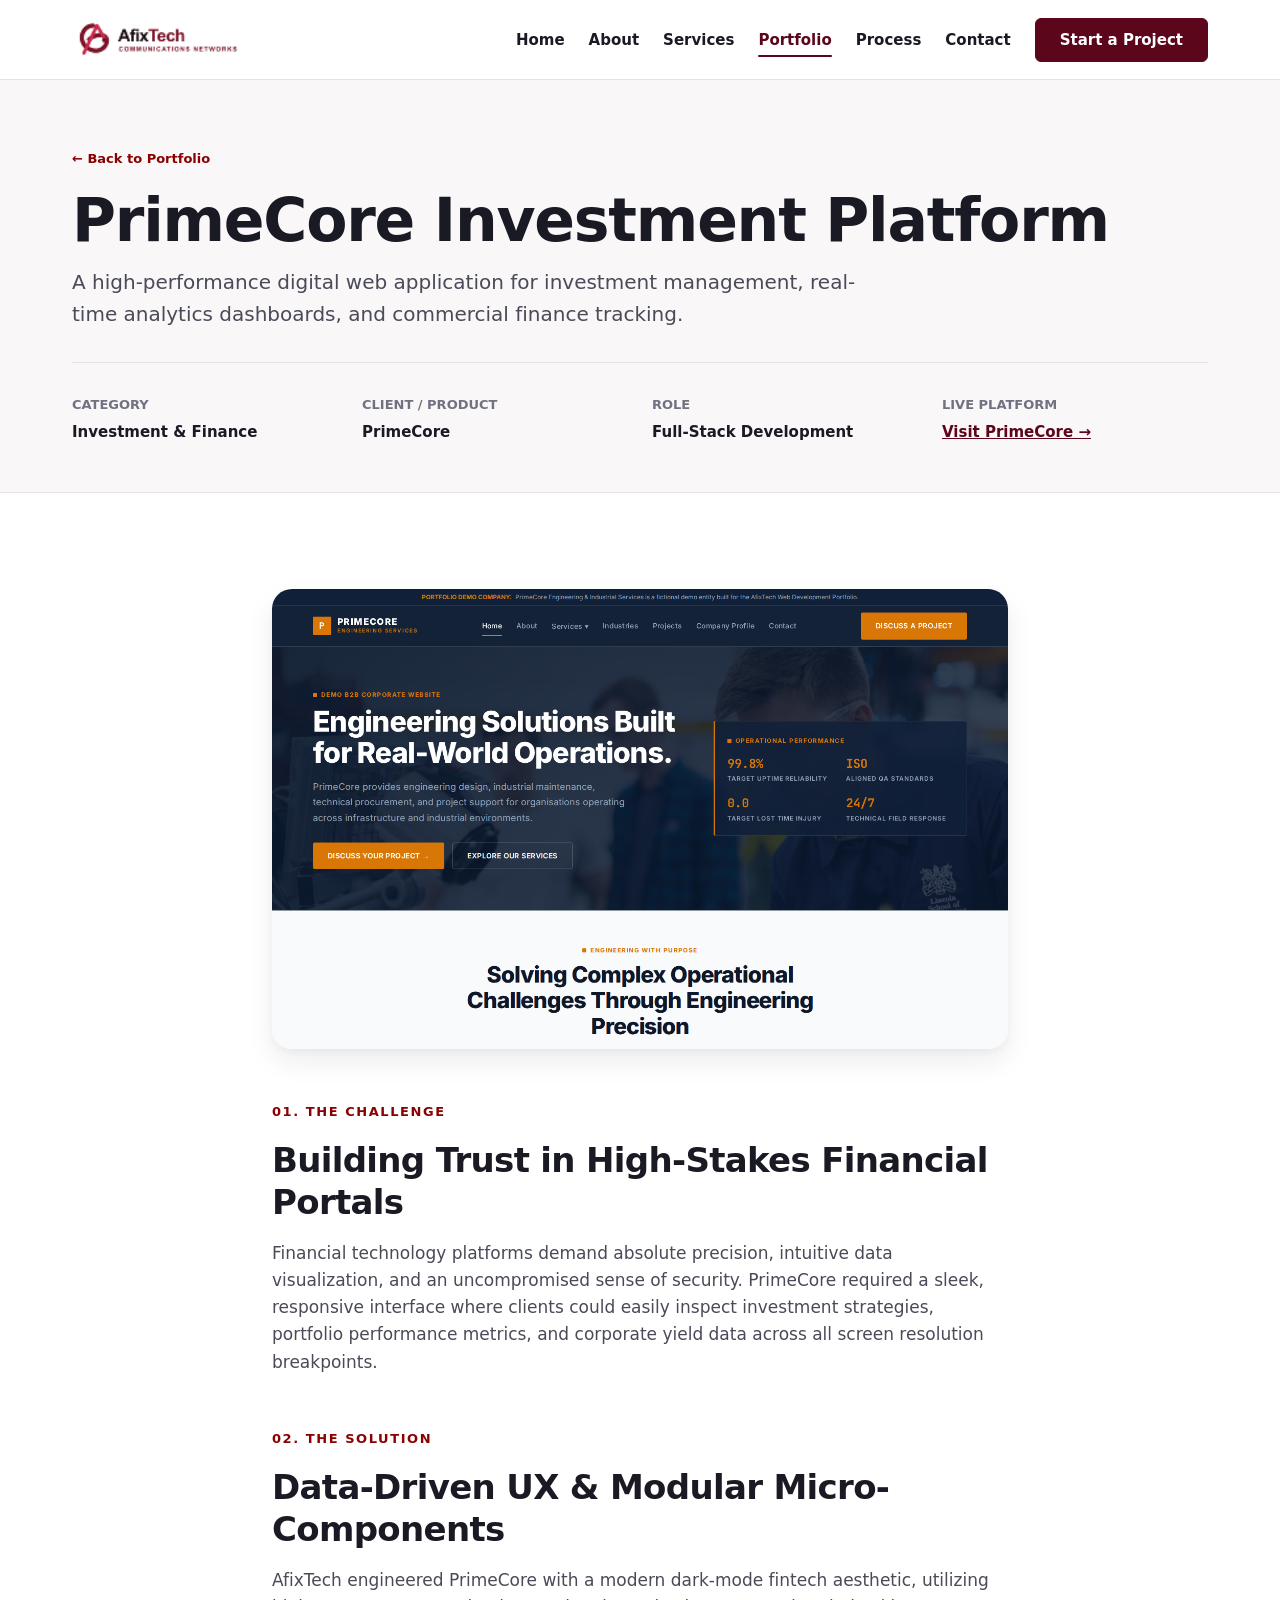
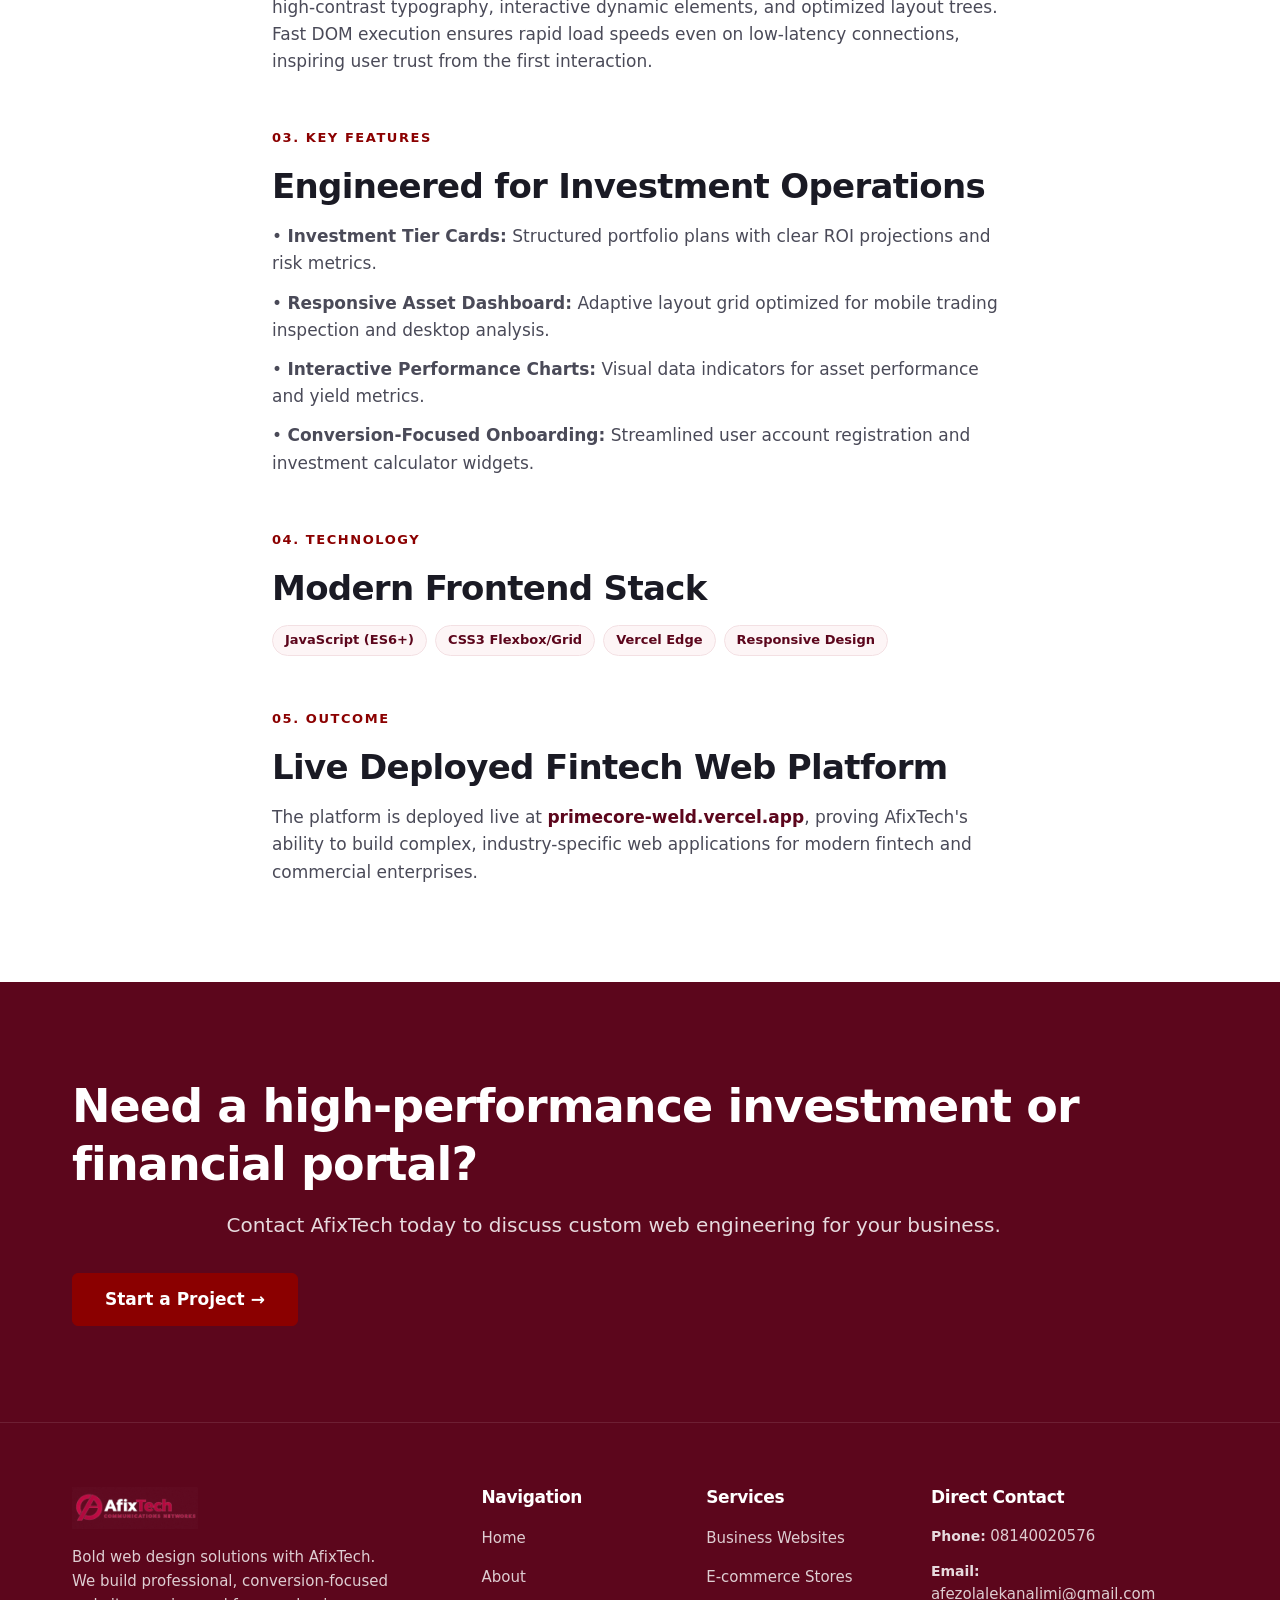
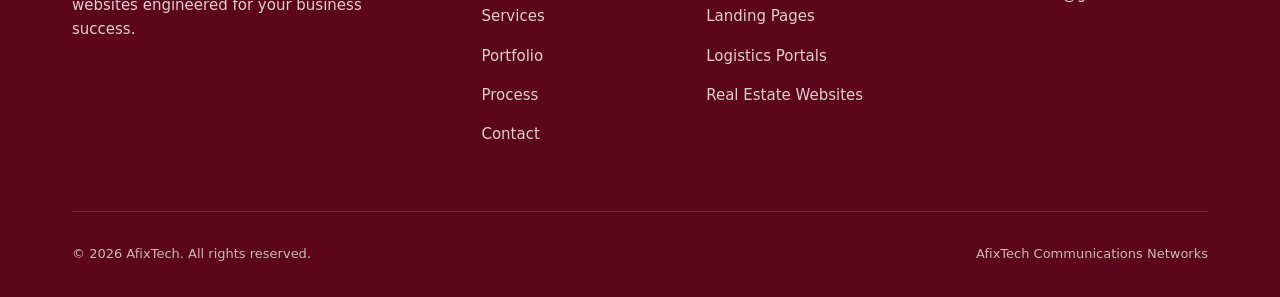
<file: portfolio/primecore-investment.html>
<!DOCTYPE html>
<html lang="en">
<head>
  <meta charset="UTF-8">
  <meta name="viewport" content="width=device-width, initial-scale=1.0">
  <title>Case Study: PrimeCore Investment Platform — AfixTech</title>
  <meta name="description" content="Technical case study detailing the engineering, architecture, and UI/UX design of PrimeCore, an investment and finance digital web application.">
  <link rel="canonical" href="https://afixtech.com/portfolio/primecore-investment.html">

  <link rel="stylesheet" href="../assets/css/reset.css">
  <link rel="stylesheet" href="../assets/css/tokens.css">
  <link rel="stylesheet" href="../assets/css/base.css">
  <link rel="stylesheet" href="../assets/css/components.css">
  <link rel="stylesheet" href="../assets/css/pages.css">

  <script type="application/ld+json">
  {
    "@context": "https://schema.org",
    "@type": "SoftwareApplication",
    "name": "PrimeCore Investment & Asset Management Platform",
    "applicationCategory": "FinanceApplication",
    "operatingSystem": "Web",
    "author": {
      "@type": "Organization",
      "name": "AfixTech"
    }
  }
  </script>
</head>
<body>

  <a href="#main-content" class="skip-link">Skip to main content</a>

  <header class="site-header">
    <div class="container nav-container">
      <a href="../index.html" class="brand-logo" aria-label="AfixTech Home">
        <img src="../assets/images/brand/logo.png" alt="AfixTech Communications Networks" class="logo-img">
      </a>

      <div class="nav-backdrop" id="navBackdrop"></div>

      <nav class="nav-menu" data-open="false" id="primaryNav" aria-label="Main Navigation">
        <ul class="nav-list">
          <li><a href="../index.html" class="nav-link">Home</a></li>
          <li><a href="../about.html" class="nav-link">About</a></li>
          <li><a href="../services.html" class="nav-link">Services</a></li>
          <li><a href="../portfolio.html" class="nav-link active">Portfolio</a></li>
          <li><a href="../process.html" class="nav-link">Process</a></li>
          <li><a href="../contact.html" class="nav-link">Contact</a></li>
        </ul>
        <div class="nav-cta">
          <a href="../contact.html" class="btn btn-primary">Start a Project</a>
        </div>
      </nav>

      <button class="mobile-toggle" aria-expanded="false" aria-controls="primaryNav" aria-label="Toggle navigation menu">
        <span class="hamburger-box">
          <span class="hamburger-line"></span>
          <span class="hamburger-line"></span>
          <span class="hamburger-line"></span>
        </span>
      </button>
    </div>
  </header>

  <main id="main-content">

    <!-- Case Study Hero -->
    <section class="case-hero">
      <div class="container reveal">
        <a href="../portfolio.html" class="nav-link" style="font-size: var(--font-size-xs); font-weight:700; color:var(--color-deep-red);">&larr; Back to Portfolio</a>
        <h1 style="margin-top: var(--space-3);">PrimeCore Investment Platform</h1>
        <p class="lead" style="margin-top: var(--space-2);">
          A high-performance digital web application for investment management, real-time analytics dashboards, and commercial finance tracking.
        </p>

        <div class="case-meta-grid">
          <div>
            <div class="case-meta-label">Category</div>
            <div class="case-meta-value">Investment & Finance</div>
          </div>
          <div>
            <div class="case-meta-label">Client / Product</div>
            <div class="case-meta-value">PrimeCore</div>
          </div>
          <div>
            <div class="case-meta-label">Role</div>
            <div class="case-meta-value">Full-Stack Development</div>
          </div>
          <div>
            <div class="case-meta-label">Live Platform</div>
            <div class="case-meta-value"><a href="https://primecore-weld.vercel.app/" target="_blank" rel="noopener noreferrer" style="color: var(--color-burgundy); text-decoration: underline;">Visit PrimeCore &rarr;</a></div>
          </div>
        </div>
      </div>
    </section>

    <!-- Case Study Sections -->
    <section class="section">
      <div class="container container-narrow">

        <!-- Preview Screenshot -->
        <article class="reveal" style="margin-bottom: var(--space-12);">
          <div class="card-media" style="border-radius: var(--radius-lg); overflow: hidden; box-shadow: var(--shadow-lg);">
            <img src="../assets/images/screenshots/primecore-desktop.png" alt="PrimeCore Investment Platform Interface" style="width:100%; height:auto; display:block;">
          </div>
        </article>

        <!-- 1. The Challenge -->
        <article class="reveal" style="margin-bottom: var(--space-12);">
          <span class="eyebrow">01. THE CHALLENGE</span>
          <h2 style="font-size: var(--font-size-2xl); margin-top: var(--space-1);">Building Trust in High-Stakes Financial Portals</h2>
          <p style="margin-top: var(--space-4); color: var(--color-ink-secondary);">
            Financial technology platforms demand absolute precision, intuitive data visualization, and an uncompromised sense of security. PrimeCore required a sleek, responsive interface where clients could easily inspect investment strategies, portfolio performance metrics, and corporate yield data across all screen resolution breakpoints.
          </p>
        </article>

        <!-- 2. The Solution -->
        <article class="reveal" style="margin-bottom: var(--space-12);">
          <span class="eyebrow">02. THE SOLUTION</span>
          <h2 style="font-size: var(--font-size-2xl); margin-top: var(--space-1);">Data-Driven UX & Modular Micro-Components</h2>
          <p style="margin-top: var(--space-4); color: var(--color-ink-secondary);">
            AfixTech engineered PrimeCore with a modern dark-mode fintech aesthetic, utilizing high-contrast typography, interactive dynamic elements, and optimized layout trees. Fast DOM execution ensures rapid load speeds even on low-latency connections, inspiring user trust from the first interaction.
          </p>
        </article>

        <!-- 3. Key Features -->
        <article class="reveal" style="margin-bottom: var(--space-12);">
          <span class="eyebrow">03. KEY FEATURES</span>
          <h2 style="font-size: var(--font-size-2xl); margin-top: var(--space-1);">Engineered for Investment Operations</h2>
          <ul style="margin-top: var(--space-4); display: flex; flex-direction: column; gap: var(--space-3); color: var(--color-ink-secondary);">
            <li>&bull; <strong>Investment Tier Cards:</strong> Structured portfolio plans with clear ROI projections and risk metrics.</li>
            <li>&bull; <strong>Responsive Asset Dashboard:</strong> Adaptive layout grid optimized for mobile trading inspection and desktop analysis.</li>
            <li>&bull; <strong>Interactive Performance Charts:</strong> Visual data indicators for asset performance and yield metrics.</li>
            <li>&bull; <strong>Conversion-Focused Onboarding:</strong> Streamlined user account registration and investment calculator widgets.</li>
          </ul>
        </article>

        <!-- 4. Technology Stack -->
        <article class="reveal" style="margin-bottom: var(--space-12);">
          <span class="eyebrow">04. TECHNOLOGY</span>
          <h2 style="font-size: var(--font-size-2xl); margin-top: var(--space-1);">Modern Frontend Stack</h2>
          <div class="tech-tags" style="margin-top: var(--space-4);">
            <span class="tag tag-burgundy">JavaScript (ES6+)</span>
            <span class="tag tag-burgundy">CSS3 Flexbox/Grid</span>
            <span class="tag tag-burgundy">Vercel Edge</span>
            <span class="tag tag-burgundy">Responsive Design</span>
          </div>
        </article>

        <!-- 5. Outcome -->
        <article class="reveal">
          <span class="eyebrow">05. OUTCOME</span>
          <h2 style="font-size: var(--font-size-2xl); margin-top: var(--space-1);">Live Deployed Fintech Web Platform</h2>
          <p style="margin-top: var(--space-4); color: var(--color-ink-secondary);">
            The platform is deployed live at <a href="https://primecore-weld.vercel.app/" target="_blank" rel="noopener noreferrer" style="color: var(--color-burgundy); font-weight:600;">primecore-weld.vercel.app</a>, proving AfixTech's ability to build complex, industry-specific web applications for modern fintech and commercial enterprises.
          </p>
        </article>

      </div>
    </section>

    <!-- Call to Action Banner -->
    <section class="section bg-burgundy">
      <div class="container text-center reveal">
        <h2 style="color: #ffffff;">Need a high-performance investment or financial portal?</h2>
        <p class="lead" style="margin-top: var(--space-4); margin-bottom: var(--space-8); margin-left: auto; margin-right: auto;">
          Contact AfixTech today to discuss custom web engineering for your business.
        </p>
        <a href="../contact.html" class="btn btn-secondary btn-lg">Start a Project &rarr;</a>
      </div>
    </section>

  </main>

  <footer class="site-footer">
    <div class="container">
      <div class="footer-top">
        <div class="footer-brand">
          <a href="../index.html" class="brand-logo" aria-label="AfixTech Home">
        <img src="../assets/images/brand/logo-light.png" alt="AfixTech Communications Networks" class="logo-img">
      </a>
          <p class="footer-desc">
            Bold web design solutions with AfixTech. We build professional, conversion-focused websites engineered for your business success.
          </p>
        </div>

        <div>
          <h3 class="footer-heading">Navigation</h3>
          <ul class="footer-links">
            <li><a href="../index.html">Home</a></li>
            <li><a href="../about.html">About</a></li>
            <li><a href="../services.html">Services</a></li>
            <li><a href="../portfolio.html">Portfolio</a></li>
            <li><a href="../process.html">Process</a></li>
            <li><a href="../contact.html">Contact</a></li>
          </ul>
        </div>

        <div>
          <h3 class="footer-heading">Services</h3>
          <ul class="footer-links">
            <li><a href="../services.html#business">Business Websites</a></li>
            <li><a href="../services.html#ecommerce">E-commerce Stores</a></li>
            <li><a href="../services.html#landing">Landing Pages</a></li>
            <li><a href="../services.html#delivery">Logistics Portals</a></li>
            <li><a href="../services.html#realestate">Real Estate Websites</a></li>
          </ul>
        </div>

        <div>
          <h3 class="footer-heading">Direct Contact</h3>
          <ul class="footer-links" style="font-size:0.875rem; color:rgba(255,255,255,0.85);">
            <li><strong>Phone:</strong> <a href="tel:08140020576">08140020576</a></li>
            <li><strong>Email:</strong> <a href="mailto:afezolalekanalimi@gmail.com">afezolalekanalimi@gmail.com</a></li>
          </ul>
        </div>
      </div>

      <div class="footer-bottom">
        <p>&copy; <span class="current-year">2026</span> AfixTech. All rights reserved.</p>
        <p>AfixTech Communications Networks</p>
      </div>
    </div>
  </footer>

  <script type="module" src="../assets/js/main.js"></script>
</body>
</html>
</file>
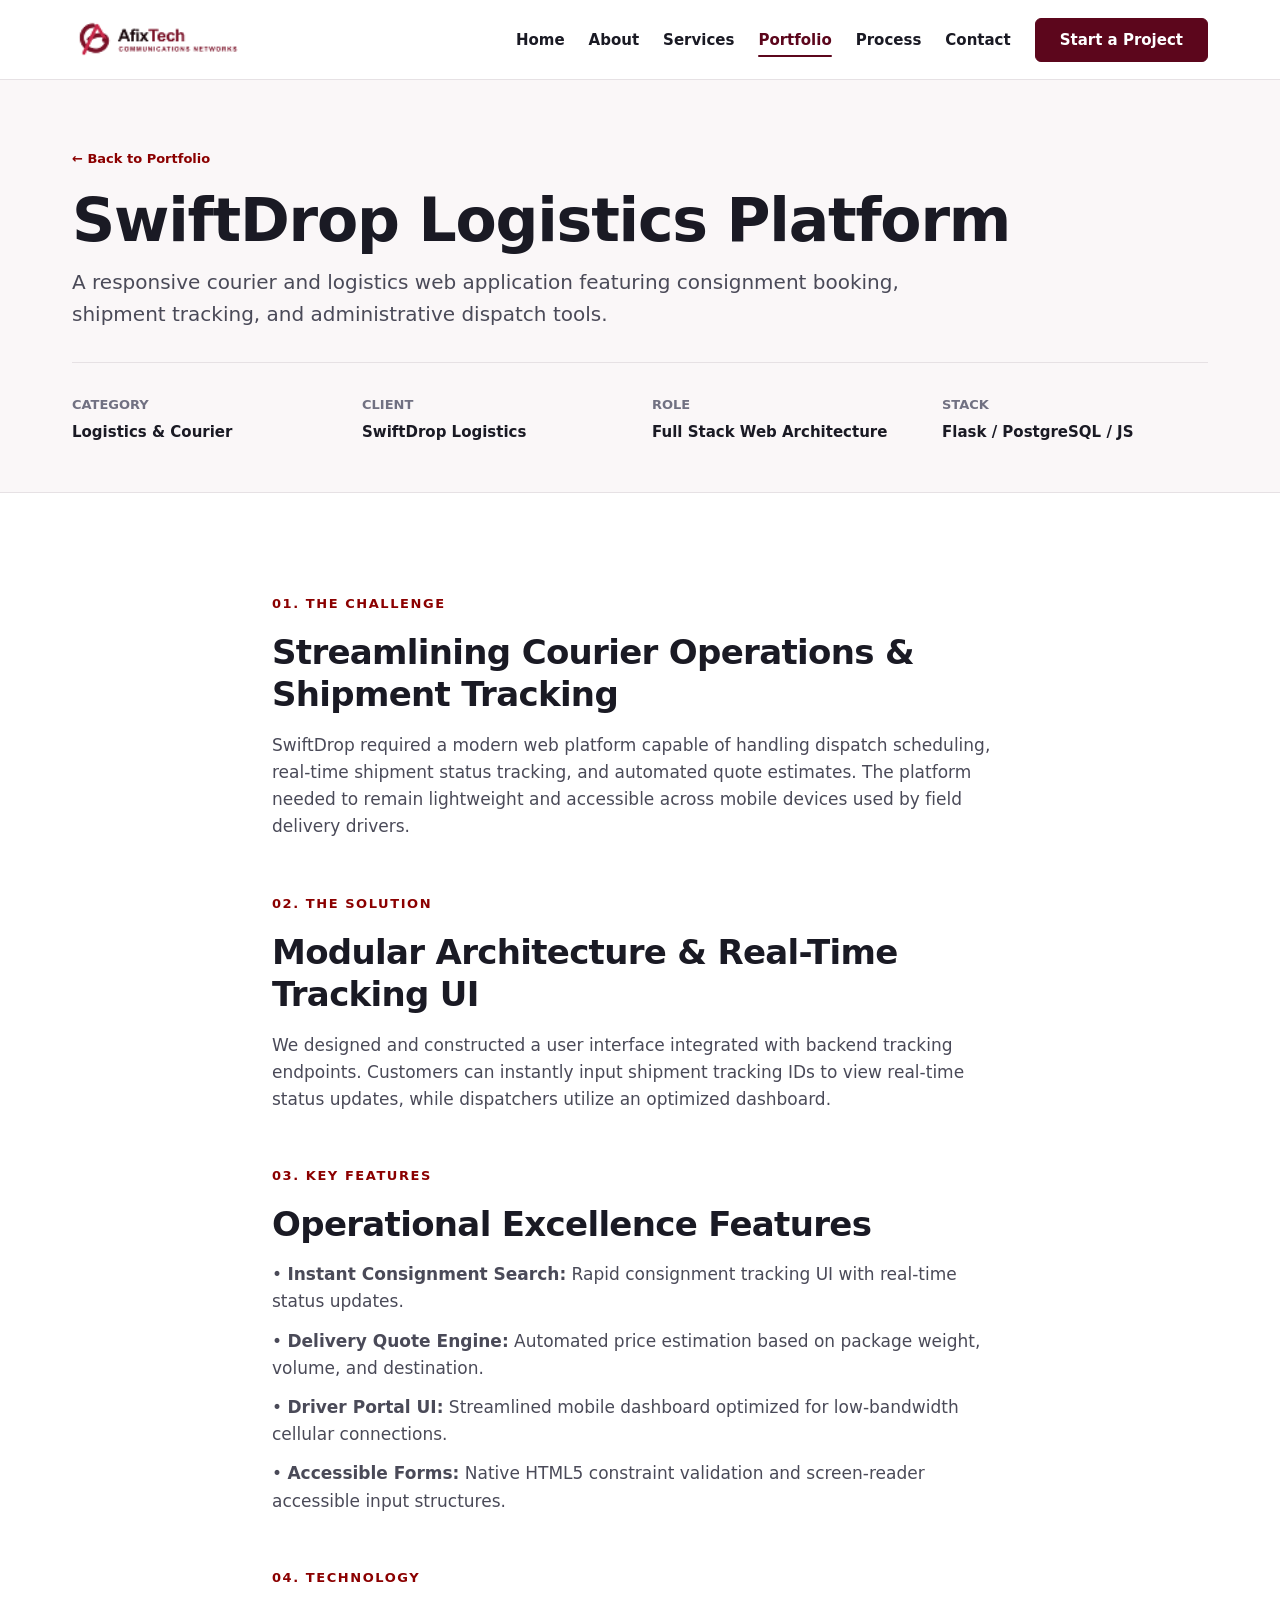
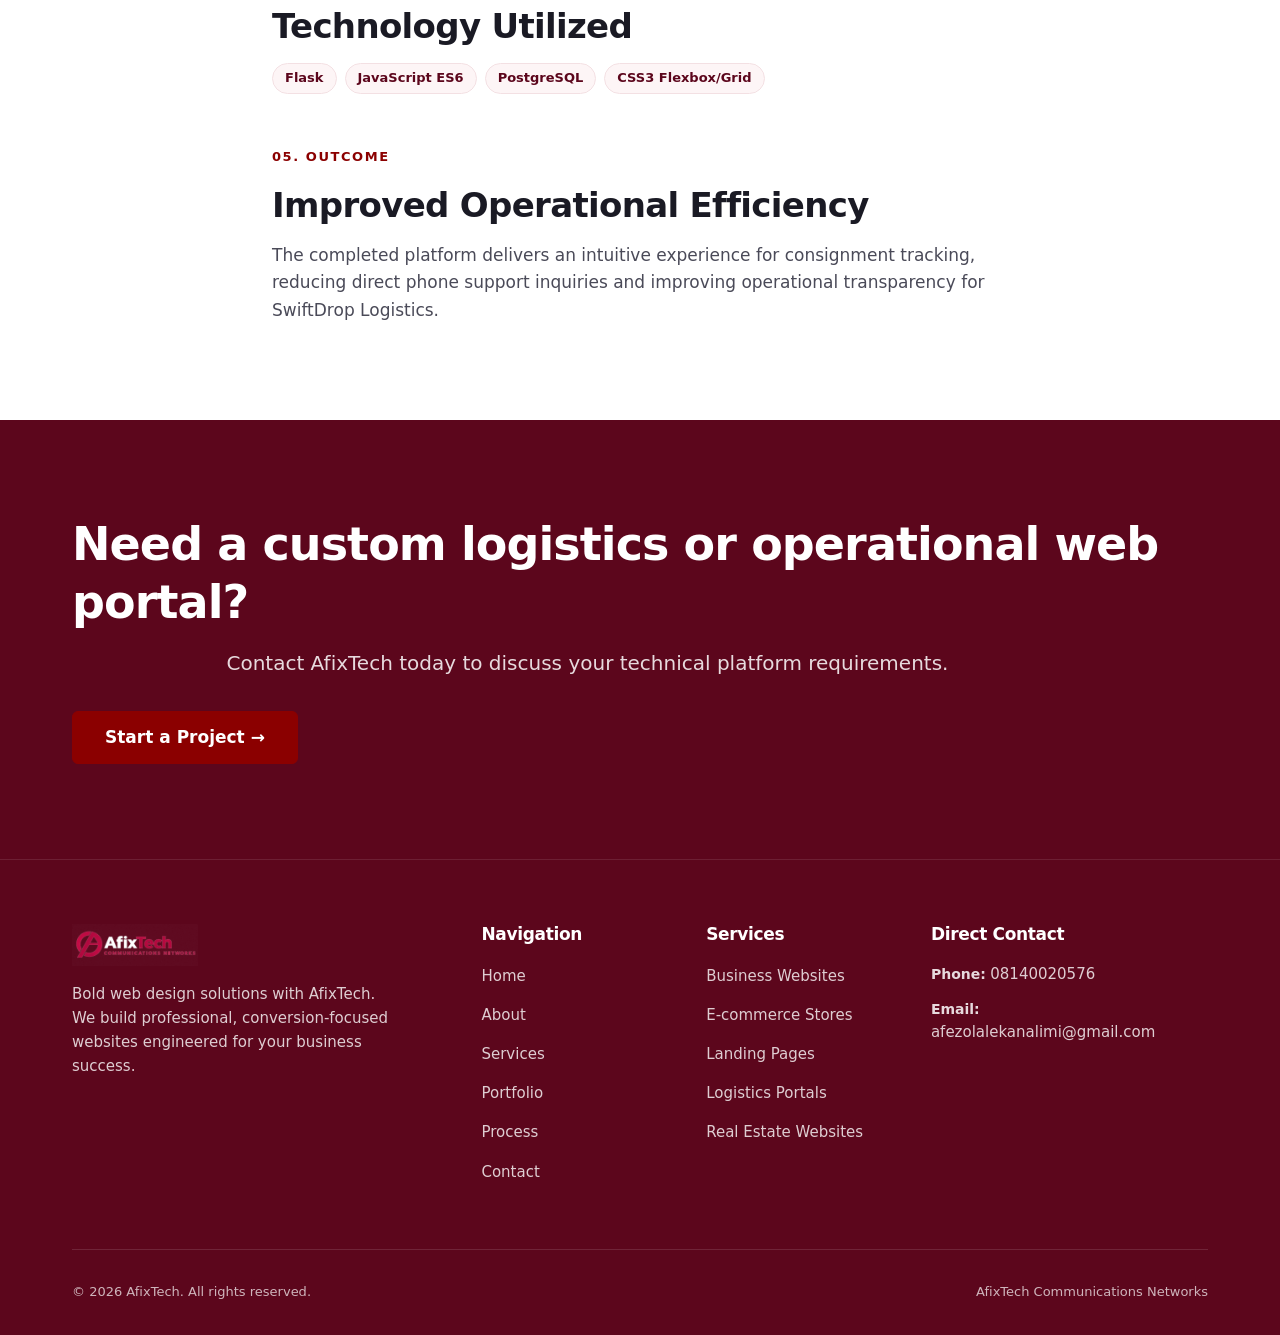
<file: portfolio/swiftdrop-logistics.html>
<!DOCTYPE html>
<html lang="en">
<head>
  <meta charset="UTF-8">
  <meta name="viewport" content="width=device-width, initial-scale=1.0">
  <title>Case Study: SwiftDrop Logistics Platform — AfixTech</title>
  <meta name="description" content="Detailed technical case study examining the architecture, design, and implementation of SwiftDrop Courier & Logistics Platform.">
  <link rel="canonical" href="https://afixtech.com/portfolio/swiftdrop-logistics.html">

  <link rel="stylesheet" href="../assets/css/reset.css">
  <link rel="stylesheet" href="../assets/css/tokens.css">
  <link rel="stylesheet" href="../assets/css/base.css">
  <link rel="stylesheet" href="../assets/css/components.css">
  <link rel="stylesheet" href="../assets/css/pages.css">

  <script type="application/ld+json">
  {
    "@context": "https://schema.org",
    "@type": "SoftwareApplication",
    "name": "SwiftDrop Logistics Platform",
    "applicationCategory": "BusinessApplication",
    "operatingSystem": "Web",
    "author": {
      "@type": "Organization",
      "name": "AfixTech"
    }
  }
  </script>
</head>
<body>

  <a href="#main-content" class="skip-link">Skip to main content</a>

  <header class="site-header">
    <div class="container nav-container">
      <a href="../index.html" class="brand-logo" aria-label="AfixTech Home">
        <img src="../assets/images/brand/logo.png" alt="AfixTech Communications Networks" class="logo-img">
      </a>

      <div class="nav-backdrop" id="navBackdrop"></div>

      <nav class="nav-menu" data-open="false" id="primaryNav" aria-label="Main Navigation">
        <ul class="nav-list">
          <li><a href="../index.html" class="nav-link">Home</a></li>
          <li><a href="../about.html" class="nav-link">About</a></li>
          <li><a href="../services.html" class="nav-link">Services</a></li>
          <li><a href="../portfolio.html" class="nav-link active">Portfolio</a></li>
          <li><a href="../process.html" class="nav-link">Process</a></li>
          <li><a href="../contact.html" class="nav-link">Contact</a></li>
        </ul>
        <div class="nav-cta">
          <a href="../contact.html" class="btn btn-primary">Start a Project</a>
        </div>
      </nav>

      <button class="mobile-toggle" aria-expanded="false" aria-controls="primaryNav" aria-label="Toggle navigation menu">
        <span class="hamburger-box">
          <span class="hamburger-line"></span>
          <span class="hamburger-line"></span>
          <span class="hamburger-line"></span>
        </span>
      </button>
    </div>
  </header>

  <main id="main-content">

    <section class="case-hero">
      <div class="container reveal">
        <a href="../portfolio.html" class="nav-link" style="font-size: var(--font-size-xs); font-weight:700; color:var(--color-deep-red);">&larr; Back to Portfolio</a>
        <h1 style="margin-top: var(--space-3);">SwiftDrop Logistics Platform</h1>
        <p class="lead" style="margin-top: var(--space-2);">
          A responsive courier and logistics web application featuring consignment booking, shipment tracking, and administrative dispatch tools.
        </p>

        <div class="case-meta-grid">
          <div>
            <div class="case-meta-label">Category</div>
            <div class="case-meta-value">Logistics & Courier</div>
          </div>
          <div>
            <div class="case-meta-label">Client</div>
            <div class="case-meta-value">SwiftDrop Logistics</div>
          </div>
          <div>
            <div class="case-meta-label">Role</div>
            <div class="case-meta-value">Full Stack Web Architecture</div>
          </div>
          <div>
            <div class="case-meta-label">Stack</div>
            <div class="case-meta-value">Flask / PostgreSQL / JS</div>
          </div>
        </div>
      </div>
    </section>

    <section class="section">
      <div class="container container-narrow">

        <!-- 1. The Challenge -->
        <article class="reveal" style="margin-bottom: var(--space-12);">
          <span class="eyebrow">01. THE CHALLENGE</span>
          <h2 style="font-size: var(--font-size-2xl); margin-top: var(--space-1);">Streamlining Courier Operations & Shipment Tracking</h2>
          <p style="margin-top: var(--space-4); color: var(--color-ink-secondary);">
            SwiftDrop required a modern web platform capable of handling dispatch scheduling, real-time shipment status tracking, and automated quote estimates. The platform needed to remain lightweight and accessible across mobile devices used by field delivery drivers.
          </p>
        </article>

        <!-- 2. The Solution -->
        <article class="reveal" style="margin-bottom: var(--space-12);">
          <span class="eyebrow">02. THE SOLUTION</span>
          <h2 style="font-size: var(--font-size-2xl); margin-top: var(--space-1);">Modular Architecture & Real-Time Tracking UI</h2>
          <p style="margin-top: var(--space-4); color: var(--color-ink-secondary);">
            We designed and constructed a user interface integrated with backend tracking endpoints. Customers can instantly input shipment tracking IDs to view real-time status updates, while dispatchers utilize an optimized dashboard.
          </p>
        </article>

        <!-- 3. Key Features -->
        <article class="reveal" style="margin-bottom: var(--space-12);">
          <span class="eyebrow">03. KEY FEATURES</span>
          <h2 style="font-size: var(--font-size-2xl); margin-top: var(--space-1);">Operational Excellence Features</h2>
          <ul style="margin-top: var(--space-4); display: flex; flex-direction: column; gap: var(--space-3); color: var(--color-ink-secondary);">
            <li>&bull; <strong>Instant Consignment Search:</strong> Rapid consignment tracking UI with real-time status updates.</li>
            <li>&bull; <strong>Delivery Quote Engine:</strong> Automated price estimation based on package weight, volume, and destination.</li>
            <li>&bull; <strong>Driver Portal UI:</strong> Streamlined mobile dashboard optimized for low-bandwidth cellular connections.</li>
            <li>&bull; <strong>Accessible Forms:</strong> Native HTML5 constraint validation and screen-reader accessible input structures.</li>
          </ul>
        </article>

        <!-- 4. Technology Stack -->
        <article class="reveal" style="margin-bottom: var(--space-12);">
          <span class="eyebrow">04. TECHNOLOGY</span>
          <h2 style="font-size: var(--font-size-2xl); margin-top: var(--space-1);">Technology Utilized</h2>
          <div class="tech-tags" style="margin-top: var(--space-4);">
            <span class="tag tag-burgundy">Flask</span>
            <span class="tag tag-burgundy">JavaScript ES6</span>
            <span class="tag tag-burgundy">PostgreSQL</span>
            <span class="tag tag-burgundy">CSS3 Flexbox/Grid</span>
          </div>
        </article>

        <!-- 5. Outcome -->
        <article class="reveal">
          <span class="eyebrow">05. OUTCOME</span>
          <h2 style="font-size: var(--font-size-2xl); margin-top: var(--space-1);">Improved Operational Efficiency</h2>
          <p style="margin-top: var(--space-4); color: var(--color-ink-secondary);">
            The completed platform delivers an intuitive experience for consignment tracking, reducing direct phone support inquiries and improving operational transparency for SwiftDrop Logistics.
          </p>
        </article>

      </div>
    </section>

    <!-- Call to Action Banner -->
    <section class="section bg-burgundy">
      <div class="container text-center reveal">
        <h2 style="color: #ffffff;">Need a custom logistics or operational web portal?</h2>
        <p class="lead" style="margin-top: var(--space-4); margin-bottom: var(--space-8); margin-left: auto; margin-right: auto;">
          Contact AfixTech today to discuss your technical platform requirements.
        </p>
        <a href="../contact.html" class="btn btn-secondary btn-lg">Start a Project &rarr;</a>
      </div>
    </section>

  </main>

  <footer class="site-footer">
    <div class="container">
      <div class="footer-top">
        <div class="footer-brand">
          <a href="../index.html" class="brand-logo" aria-label="AfixTech Home">
        <img src="../assets/images/brand/logo-light.png" alt="AfixTech Communications Networks" class="logo-img">
      </a>
          <p class="footer-desc">
            Bold web design solutions with AfixTech. We build professional, conversion-focused websites engineered for your business success.
          </p>
        </div>

        <div>
          <h3 class="footer-heading">Navigation</h3>
          <ul class="footer-links">
            <li><a href="../index.html">Home</a></li>
            <li><a href="../about.html">About</a></li>
            <li><a href="../services.html">Services</a></li>
            <li><a href="../portfolio.html">Portfolio</a></li>
            <li><a href="../process.html">Process</a></li>
            <li><a href="../contact.html">Contact</a></li>
          </ul>
        </div>

        <div>
          <h3 class="footer-heading">Services</h3>
          <ul class="footer-links">
            <li><a href="../services.html#business">Business Websites</a></li>
            <li><a href="../services.html#ecommerce">E-commerce Stores</a></li>
            <li><a href="../services.html#landing">Landing Pages</a></li>
            <li><a href="../services.html#delivery">Logistics Portals</a></li>
            <li><a href="../services.html#realestate">Real Estate Websites</a></li>
          </ul>
        </div>

        <div>
          <h3 class="footer-heading">Direct Contact</h3>
          <ul class="footer-links" style="font-size:0.875rem; color:rgba(255,255,255,0.85);">
            <li><strong>Phone:</strong> <a href="tel:08140020576">08140020576</a></li>
            <li><strong>Email:</strong> <a href="mailto:afezolalekanalimi@gmail.com">afezolalekanalimi@gmail.com</a></li>
          </ul>
          <!-- Social Media Links (Placeholder - to be added when confirmed) -->
        </div>
      </div>

      <div class="footer-bottom">
        <p>&copy; <span class="current-year">2026</span> AfixTech. All rights reserved.</p>
        <p>AfixTech Communications Networks</p>
      </div>
    </div>
  </footer>

  <script type="module" src="../assets/js/main.js"></script>
</body>
</html>
</file>
<file: assets/css/tokens.css>
:root {
  /* Brand Colors - Verified WCAG 2.2 AA Compliant */
  --color-burgundy: #5C061C;      /* Primary Brand Color */
  --color-burgundy-dark: #3D0312; /* Deep Burgundy Hover */
  --color-deep-red: #8B0000;      /* Accent Red */
  --color-deep-red-hover: #A00000;

  /* Neutral Surfaces */
  --color-bg-main: #FFFFFF;       /* Base White Surface */
  --color-bg-surface: #FAF7F8;    /* Surface Tint */
  --color-bg-card: #FFFFFF;       /* Card Background */
  --color-blush: #FDF5F6;         /* Soft Blush Accent Surface */
  --color-blush-border: #F3E0E3;  /* Subtle Blush Border */

  /* Typography & Ink */
  --color-ink-primary: #1A1A24;   /* High-contrast body text */
  --color-ink-secondary: #4A4A58; /* Muted secondary text */
  --color-ink-muted: #717182;     /* Muted metadata text */
  --color-ink-inverse: #FFFFFF;   /* Text on dark backgrounds */

  /* Borders & Dividers */
  --color-border-light: #E6E1E4;  /* Crisp light borders */
  --color-border-dark: rgba(255, 255, 255, 0.15);

  /* System / Feedback */
  --color-success: #10B981;
  --color-error: #EF4444;
  --color-focus: #8B0000;

  /* Typography Scale */
  --font-display: system-ui, -apple-system, BlinkMacSystemFont, "Segoe UI", Roboto, "Helvetica Neue", Arial, sans-serif;
  --font-body: system-ui, -apple-system, BlinkMacSystemFont, "Segoe UI", Roboto, "Helvetica Neue", Arial, sans-serif;

  /* Font Sizes using clamp for fluid responsiveness */
  --font-size-xs: clamp(0.75rem, 0.7rem + 0.25vw, 0.8125rem);   /* 12px - 13px */
  --font-size-sm: clamp(0.875rem, 0.83rem + 0.2vw, 0.9375rem);   /* 14px - 15px */
  --font-size-base: clamp(1rem, 0.95rem + 0.25vw, 1.0625rem);    /* 16px - 17px */
  --font-size-lg: clamp(1.125rem, 1.05rem + 0.35vw, 1.25rem);   /* 18px - 20px */
  --font-size-xl: clamp(1.25rem, 1.15rem + 0.5vw, 1.5rem);      /* 20px - 24px */
  --font-size-2xl: clamp(1.6rem, 1.4rem + 1vw, 2.125rem);       /* 25.6px - 34px */
  --font-size-3xl: clamp(2rem, 1.7rem + 1.5vw, 2.875rem);       /* 32px - 46px */
  --font-size-4xl: clamp(2.5rem, 2rem + 2.5vw, 3.75rem);        /* 40px - 60px */

  /* Spacing System */
  --space-1: 0.25rem;  /* 4px */
  --space-2: 0.5rem;   /* 8px */
  --space-3: 0.75rem;  /* 12px */
  --space-4: 1rem;     /* 16px */
  --space-5: 1.25rem;  /* 20px */
  --space-6: 1.5rem;   /* 24px */
  --space-8: 2rem;     /* 32px */
  --space-10: 2.5rem;  /* 40px */
  --space-12: 3rem;    /* 48px */
  --space-16: 4rem;    /* 64px */
  --space-20: 5rem;    /* 80px */
  --space-24: 6rem;    /* 96px */

  /* Layout */
  --max-width-content: 1200px;
  --max-width-narrow: 800px;
  --header-height: 80px;

  /* Border Radius */
  --radius-sm: 6px;
  --radius-md: 12px;
  --radius-lg: 20px;
  --radius-full: 9999px;

  /* Elevation & Shadows */
  --shadow-sm: 0 2px 4px rgba(26, 26, 36, 0.04), 0 1px 2px rgba(26, 26, 36, 0.06);
  --shadow-md: 0 4px 12px rgba(26, 26, 36, 0.06), 0 2px 4px rgba(26, 26, 36, 0.04);
  --shadow-lg: 0 12px 28px rgba(26, 26, 36, 0.08), 0 4px 10px rgba(26, 26, 36, 0.04);
  --shadow-hover: 0 16px 32px rgba(92, 6, 28, 0.12), 0 4px 12px rgba(26, 26, 36, 0.06);

  /* Transitions */
  --transition-fast: 150ms cubic-bezier(0.4, 0, 0.2, 1);
  --transition-normal: 250ms cubic-bezier(0.4, 0, 0.2, 1);
  --transition-slow: 350ms cubic-bezier(0.4, 0, 0.2, 1);
}
</file>
<file: assets/css/base.css>
/* Base Typography and Layout Primitives */
body {
  font-family: var(--font-body);
  font-size: var(--font-size-base);
  color: var(--color-ink-primary);
  background-color: var(--color-bg-main);
  line-height: 1.6;
  overflow-x: hidden;
}

/* Accessible Focus States */
:focus-visible {
  outline: 3px solid var(--color-focus);
  outline-offset: 3px;
  border-radius: 2px;
}

/* Layout Containers */
.container {
  width: 100%;
  max-width: var(--max-width-content);
  margin-left: auto;
  margin-right: auto;
  padding-left: var(--space-4);
  padding-right: var(--space-4);
}

@media (min-width: 768px) {
  .container {
    padding-left: var(--space-8);
    padding-right: var(--space-8);
  }
}

.container-narrow {
  max-width: var(--max-width-narrow);
}

.section {
  padding-top: var(--space-16);
  padding-bottom: var(--space-16);
}

@media (min-width: 992px) {
  .section {
    padding-top: var(--space-24);
    padding-bottom: var(--space-24);
  }
}

.section-sm {
  padding-top: var(--space-10);
  padding-bottom: var(--space-10);
}

/* Background Variations */
.bg-surface {
  background-color: var(--color-bg-surface);
}

.bg-blush {
  background-color: var(--color-blush);
}

.bg-burgundy {
  background-color: var(--color-burgundy);
  color: var(--color-ink-inverse);
}

/* Headings and Typography */
h1, h2, h3, h4, h5, h6 {
  font-family: var(--font-display);
  font-weight: 700;
  line-height: 1.25;
  color: var(--color-ink-primary);
  letter-spacing: -0.02em;
}

.bg-burgundy h1,
.bg-burgundy h2,
.bg-burgundy h3,
.bg-burgundy h4,
.bg-burgundy h5,
.bg-burgundy h6 {
  color: var(--color-ink-inverse);
}

h1, .h1 {
  font-size: var(--font-size-4xl);
}

h2, .h2 {
  font-size: var(--font-size-3xl);
}

h3, .h3 {
  font-size: var(--font-size-2xl);
}

h4, .h4 {
  font-size: var(--font-size-xl);
}

.eyebrow {
  display: inline-block;
  font-size: var(--font-size-xs);
  font-weight: 700;
  text-transform: uppercase;
  letter-spacing: 0.12em;
  color: var(--color-deep-red);
  margin-bottom: var(--space-3);
}

.bg-burgundy .eyebrow {
  color: #FFB3BA;
}

.lead {
  font-size: var(--font-size-lg);
  color: var(--color-ink-secondary);
  max-width: 65ch;
  line-height: 1.6;
}

.bg-burgundy .lead {
  color: rgba(255, 255, 255, 0.85);
}

.section-header {
  margin-bottom: var(--space-12);
}

.section-header.center {
  text-align: center;
}

.section-header.center .lead {
  margin-left: auto;
  margin-right: auto;
}

/* Utility Grids */
.grid-2 {
  display: grid;
  grid-template-columns: 1fr;
  gap: var(--space-8);
}

.grid-3 {
  display: grid;
  grid-template-columns: 1fr;
  gap: var(--space-8);
}

.grid-4 {
  display: grid;
  grid-template-columns: 1fr;
  gap: var(--space-6);
}

@media (min-width: 768px) {
  .grid-2 {
    grid-template-columns: repeat(2, minmax(0, 1fr));
  }
  .grid-4 {
    grid-template-columns: repeat(2, minmax(0, 1fr));
  }
}

@media (min-width: 992px) {
  .grid-3 {
    grid-template-columns: repeat(3, minmax(0, 1fr));
  }
  .grid-4 {
    grid-template-columns: repeat(4, minmax(0, 1fr));
  }
}

/* Motion Preferences */
@media (prefers-reduced-motion: reduce) {
  *, *::before, *::after {
    animation-duration: 0.01ms !important;
    animation-iteration-count: 1 !important;
    transition-duration: 0.01ms !important;
    scroll-behavior: auto !important;
  }
}
</file>
<file: assets/css/components.css>
/* Component Styles */

/* Skip Link */
.skip-link {
  position: absolute;
  top: -100px;
  left: 1rem;
  background: var(--color-burgundy);
  color: #ffffff;
  padding: 0.75rem 1.25rem;
  z-index: 9999;
  border-radius: var(--radius-sm);
  font-weight: 600;
  transition: top var(--transition-fast);
}

.skip-link:focus {
  top: 1rem;
}

/* Header & Navigation */
.site-header {
  position: sticky;
  top: 0;
  z-index: 1000;
  background-color: rgba(255, 255, 255, 0.95);
  backdrop-filter: blur(10px);
  -webkit-backdrop-filter: blur(10px);
  border-bottom: 1px solid var(--color-border-light);
  height: var(--header-height);
  display: flex;
  align-items: center;
  transition: background-color var(--transition-normal), box-shadow var(--transition-normal);
}

.site-header.scrolled {
  box-shadow: var(--shadow-sm);
}

.nav-container {
  display: flex;
  align-items: center;
  justify-content: space-between;
  width: 100%;
}

.brand-logo {
  display: inline-flex;
  align-items: center;
  gap: var(--space-3);
  text-decoration: none;
}

.brand-logo .logo-img {
  height: 42px;
  width: auto;
  display: block;
  object-fit: contain;
}

/* Footer Brand Logo Light Variant */
.footer-brand .brand-logo .logo-img {
  filter: none;
}

/* -------------------------------------------------------------
   MOBILE-FIRST NAVIGATION PATTERN
   Default styles apply to mobile viewport (< 992px)
   ------------------------------------------------------------- */

/* Mobile Toggle Button & Animated Hamburger to X */
.mobile-toggle {
  display: flex;
  flex-direction: column;
  justify-content: center;
  align-items: center;
  width: 40px;
  height: 40px;
  padding: var(--space-2);
  color: var(--color-ink-primary);
  border-radius: var(--radius-sm);
  z-index: 1001;
  background: transparent;
  border: none;
  cursor: pointer;
}

.hamburger-box {
  width: 24px;
  height: 18px;
  position: relative;
  display: flex;
  flex-direction: column;
  justify-content: space-between;
}

.hamburger-line {
  display: block;
  width: 100%;
  height: 2.5px;
  background-color: var(--color-ink-primary);
  border-radius: 2px;
  transition: transform 300ms cubic-bezier(0.16, 1, 0.3, 1), opacity 200ms ease, background-color 300ms ease;
  transform-origin: center;
}

/* Transformation to Close / Cancel 'X' when open */
.mobile-toggle[aria-expanded="true"] .hamburger-line:nth-child(1) {
  transform: translateY(7.75px) rotate(45deg);
  background-color: var(--color-burgundy);
}

.mobile-toggle[aria-expanded="true"] .hamburger-line:nth-child(2) {
  opacity: 0;
  transform: scaleX(0);
}

.mobile-toggle[aria-expanded="true"] .hamburger-line:nth-child(3) {
  transform: translateY(-7.75px) rotate(-45deg);
  background-color: var(--color-burgundy);
}

/* Nav Menu Mobile Drawer (Full screen overlay on mobile) */
.nav-menu {
  position: fixed;
  top: 0;
  left: 0;
  width: 100%;
  height: 100vh;
  background-color: var(--color-bg-main);
  display: flex;
  flex-direction: column;
  align-items: flex-start;
  padding: var(--space-20) var(--space-8) var(--space-10);
  box-shadow: var(--shadow-lg);
  transform: translateX(100%);
  visibility: hidden;
  opacity: 0;
  pointer-events: none;
  transition: transform var(--transition-normal), visibility var(--transition-normal), opacity var(--transition-normal);
  z-index: 1000;
  overflow-y: auto;
}

/* Open state on mobile */
.nav-menu[data-open="true"],
.nav-menu.is-open {
  transform: translateX(0);
  visibility: visible;
  opacity: 1;
  pointer-events: auto;
}

.nav-list {
  display: flex;
  flex-direction: column;
  align-items: flex-start;
  width: 100%;
  gap: var(--space-4);
  margin-bottom: var(--space-8);
}

.nav-link {
  font-size: var(--font-size-lg);
  width: 100%;
  font-weight: 600;
  color: var(--color-ink-primary);
  position: relative;
  padding: var(--space-2) 0;
  transition: color var(--transition-fast);
}

.nav-link:hover,
.nav-link.active {
  color: var(--color-burgundy);
}

.nav-link.active::after {
  content: "";
  position: absolute;
  bottom: 0;
  left: 0;
  right: 0;
  height: 2px;
  background-color: var(--color-burgundy);
  border-radius: var(--radius-full);
}

.nav-cta {
  width: 100%;
}

.nav-cta .btn {
  width: 100%;
  justify-content: center;
}

/* Backdrop overlay */
.nav-backdrop {
  position: fixed;
  top: 0;
  left: 0;
  width: 100vw;
  height: 100vh;
  background-color: rgba(26, 26, 36, 0.5);
  backdrop-filter: blur(4px);
  opacity: 0;
  visibility: hidden;
  transition: opacity var(--transition-normal), visibility var(--transition-normal);
  z-index: 999;
}

.nav-backdrop.is-visible {
  opacity: 1;
  visibility: visible;
}

/* -------------------------------------------------------------
   DESKTOP NAVIGATION OVERRIDES (>= 992px)
   ------------------------------------------------------------- */
@media (min-width: 992px) {
  .mobile-toggle {
    display: none;
  }

  .nav-backdrop {
    display: none;
  }

  .nav-menu {
    position: static;
    width: auto;
    max-width: none;
    height: auto;
    background-color: transparent;
    flex-direction: row;
    align-items: center;
    padding: 0;
    box-shadow: none;
    transform: none !important;
    visibility: visible !important;
    opacity: 1 !important;
    pointer-events: auto !important;
    z-index: auto;
    overflow-y: visible;
    gap: var(--space-6);
  }

  .nav-list {
    flex-direction: row;
    align-items: center;
    width: auto;
    gap: var(--space-6);
    margin-bottom: 0;
  }

  .nav-link {
    font-size: var(--font-size-sm);
    width: auto;
    padding: var(--space-2) 0;
  }

  .nav-cta {
    width: auto;
  }

  .nav-cta .btn {
    width: auto;
  }
}

/* Buttons */
.btn {
  display: inline-flex;
  align-items: center;
  justify-content: center;
  gap: var(--space-2);
  padding: 0.75rem 1.5rem;
  font-size: var(--font-size-sm);
  font-weight: 600;
  border-radius: var(--radius-sm);
  transition: all var(--transition-fast);
  text-align: center;
  white-space: nowrap;
  line-height: 1.2;
}

.btn-primary {
  background-color: var(--color-burgundy);
  color: #ffffff;
  border: 1px solid var(--color-burgundy);
}

.btn-primary:hover {
  background-color: var(--color-burgundy-dark);
  border-color: var(--color-burgundy-dark);
  box-shadow: var(--shadow-md);
  transform: translateY(-1px);
}

.btn-secondary {
  background-color: var(--color-deep-red);
  color: #ffffff;
  border: 1px solid var(--color-deep-red);
}

.btn-secondary:hover {
  background-color: var(--color-deep-red-hover);
  border-color: var(--color-deep-red-hover);
  box-shadow: var(--shadow-md);
  transform: translateY(-1px);
}

.btn-outline {
  background-color: transparent;
  color: var(--color-burgundy);
  border: 1px solid var(--color-burgundy);
}

.btn-outline:hover {
  background-color: var(--color-blush);
  color: var(--color-burgundy-dark);
}

.btn-lg {
  padding: 0.95rem 2rem;
  font-size: var(--font-size-base);
}

.btn-sm {
  padding: 0.5rem 1rem;
  font-size: var(--font-size-xs);
}

/* Cards */
.card {
  background-color: var(--color-bg-card);
  border: 1px solid var(--color-border-light);
  border-radius: var(--radius-md);
  padding: var(--space-8);
  transition: transform var(--transition-normal), box-shadow var(--transition-normal), border-color var(--transition-normal);
  display: flex;
  flex-direction: column;
}

.card-hover:hover {
  transform: translateY(-4px);
  box-shadow: var(--shadow-hover);
  border-color: var(--color-blush-border);
}

/* Service Card */
.service-card {
  height: 100%;
}

.service-card .card-icon {
  width: 52px;
  height: 52px;
  border-radius: var(--radius-sm);
  background-color: var(--color-blush);
  color: var(--color-burgundy);
  display: flex;
  align-items: center;
  justify-content: center;
  margin-bottom: var(--space-5);
}

.service-card .card-title {
  font-size: var(--font-size-xl);
  margin-bottom: var(--space-3);
}

.service-card .card-desc {
  color: var(--color-ink-secondary);
  font-size: var(--font-size-sm);
  margin-bottom: var(--space-6);
  flex-grow: 1;
}

/* Project Card */
.project-card {
  overflow: hidden;
  padding: 0;
}

.project-card .card-media {
  position: relative;
  width: 100%;
  aspect-ratio: 16 / 10;
  background-color: var(--color-bg-surface);
  overflow: hidden;
  border-bottom: 1px solid var(--color-border-light);
}

.project-card .card-media img {
  width: 100%;
  height: 100%;
  object-fit: cover;
  transition: transform var(--transition-slow);
}

.project-card:hover .card-media img {
  transform: scale(1.04);
}

.project-card .card-content {
  padding: var(--space-6);
  display: flex;
  flex-direction: column;
  flex-grow: 1;
}

.project-card .card-category {
  font-size: var(--font-size-xs);
  font-weight: 700;
  color: var(--color-deep-red);
  text-transform: uppercase;
  letter-spacing: 0.05em;
  margin-bottom: var(--space-2);
}

.project-card .card-title {
  font-size: var(--font-size-xl);
  margin-bottom: var(--space-3);
}

.project-card .card-desc {
  font-size: var(--font-size-sm);
  color: var(--color-ink-secondary);
  margin-bottom: var(--space-5);
  flex-grow: 1;
}

.tech-tags {
  display: flex;
  flex-wrap: wrap;
  gap: var(--space-2);
  margin-bottom: var(--space-6);
}

.tag {
  display: inline-block;
  padding: var(--space-1) var(--space-3);
  font-size: var(--font-size-xs);
  font-weight: 600;
  border-radius: var(--radius-full);
  background-color: var(--color-bg-surface);
  color: var(--color-ink-secondary);
  border: 1px solid var(--color-border-light);
}

.tag-burgundy {
  background-color: var(--color-blush);
  color: var(--color-burgundy);
  border-color: var(--color-blush-border);
}

/* Value / Trust Card */
.value-card {
  display: flex;
  align-items: flex-start;
  gap: var(--space-4);
  padding: var(--space-6);
  background-color: var(--color-bg-card);
  border-radius: var(--radius-md);
  border: 1px solid var(--color-border-light);
}

.value-card .value-icon {
  width: 44px;
  height: 44px;
  flex-shrink: 0;
  border-radius: var(--radius-sm);
  background-color: var(--color-blush);
  color: var(--color-burgundy);
  display: flex;
  align-items: center;
  justify-content: center;
}

.value-card .value-title {
  font-size: var(--font-size-base);
  margin-bottom: var(--space-1);
}

.value-card .value-desc {
  font-size: var(--font-size-sm);
  color: var(--color-ink-secondary);
}

/* Process Step Card */
.process-step {
  position: relative;
  padding: var(--space-8);
  background: var(--color-bg-card);
  border: 1px solid var(--color-border-light);
  border-radius: var(--radius-md);
  height: 100%;
}

.process-step .step-number {
  font-family: var(--font-display);
  font-size: var(--font-size-2xl);
  font-weight: 900;
  color: var(--color-burgundy);
  opacity: 0.85;
  margin-bottom: var(--space-3);
}

.process-step .step-title {
  font-size: var(--font-size-xl);
  margin-bottom: var(--space-3);
}

.process-step .step-desc {
  font-size: var(--font-size-sm);
  color: var(--color-ink-secondary);
}

/* Forms */
.form-group {
  margin-bottom: var(--space-6);
  display: flex;
  flex-direction: column;
  gap: var(--space-2);
}

.form-label {
  font-size: var(--font-size-sm);
  font-weight: 600;
  color: var(--color-ink-primary);
}

.form-control,
.form-select {
  width: 100%;
  padding: 0.85rem 1rem;
  font-size: var(--font-size-base);
  color: var(--color-ink-primary);
  background-color: var(--color-bg-main);
  border: 1px solid var(--color-border-light);
  border-radius: var(--radius-sm);
  transition: border-color var(--transition-fast), box-shadow var(--transition-fast);
}

.form-control:focus,
.form-select:focus {
  border-color: var(--color-burgundy);
  box-shadow: 0 0 0 3px rgba(92, 6, 28, 0.15);
  outline: none;
}

textarea.form-control {
  min-height: 140px;
  resize: vertical;
}

.form-hint {
  font-size: var(--font-size-xs);
  color: var(--color-ink-muted);
}

.form-error-msg {
  font-size: var(--font-size-xs);
  color: var(--color-error);
  font-weight: 600;
  display: none;
}

.form-group.has-error .form-control,
.form-group.has-error .form-select {
  border-color: var(--color-error);
}

.form-group.has-error .form-error-msg {
  display: block;
}

.form-status-alert {
  padding: var(--space-4);
  border-radius: var(--radius-sm);
  font-size: var(--font-size-sm);
  font-weight: 600;
  margin-bottom: var(--space-6);
  display: none;
}

.form-status-alert.success {
  display: block;
  background-color: #ECFDF5;
  color: #065F46;
  border: 1px solid #A7F3D0;
}

.form-status-alert.error {
  display: block;
  background-color: #FEF2F2;
  color: #991B1B;
  border: 1px solid #FCA5A5;
}

/* Footer */
.site-footer {
  background-color: var(--color-burgundy);
  color: #ffffff;
  padding-top: var(--space-16);
  padding-bottom: var(--space-8);
  border-top: 1px solid rgba(255, 255, 255, 0.1);
}

.footer-top {
  display: grid;
  grid-template-columns: 1fr;
  gap: var(--space-10);
  margin-bottom: var(--space-16);
}

@media (min-width: 768px) {
  .footer-top {
    grid-template-columns: 2fr 1fr 1fr 1.5fr;
  }
}

.footer-brand .brand-logo {
  color: #ffffff;
  margin-bottom: var(--space-4);
}

.footer-brand .brand-logo .brand-subtitle {
  color: rgba(255, 255, 255, 0.7);
}

.footer-desc {
  font-size: var(--font-size-sm);
  color: rgba(255, 255, 255, 0.8);
  max-width: 320px;
  line-height: 1.6;
}

.footer-heading {
  font-size: var(--font-size-base);
  font-weight: 700;
  color: #ffffff;
  margin-bottom: var(--space-4);
}

.footer-links {
  display: flex;
  flex-direction: column;
  gap: var(--space-3);
}

.footer-links a {
  font-size: var(--font-size-sm);
  color: rgba(255, 255, 255, 0.8);
  transition: color var(--transition-fast);
}

.footer-links a:hover {
  color: #ffffff;
  text-decoration: underline;
}

.footer-bottom {
  padding-top: var(--space-8);
  border-top: 1px solid rgba(255, 255, 255, 0.12);
  display: flex;
  flex-direction: column;
  gap: var(--space-4);
  align-items: center;
  text-align: center;
  font-size: var(--font-size-xs);
  color: rgba(255, 255, 255, 0.7);
}

@media (min-width: 768px) {
  .footer-bottom {
    flex-direction: row;
    justify-content: space-between;
    text-align: left;
  }
}

/* Portfolio Filters */
.filter-bar {
  display: flex;
  flex-wrap: wrap;
  gap: var(--space-3);
  justify-content: center;
  margin-bottom: var(--space-12);
}

.filter-btn {
  padding: 0.6rem 1.25rem;
  font-size: var(--font-size-sm);
  font-weight: 600;
  border-radius: var(--radius-full);
  background-color: var(--color-bg-surface);
  color: var(--color-ink-secondary);
  border: 1px solid var(--color-border-light);
  transition: all var(--transition-fast);
}

.filter-btn:hover,
.filter-btn.active {
  background-color: var(--color-burgundy);
  color: #ffffff;
  border-color: var(--color-burgundy);
}

/* Scroll reveal initial state - fast and Snappy loading */
.reveal {
  opacity: 0;
  transform: translateY(12px);
  transition: opacity 350ms cubic-bezier(0.16, 1, 0.3, 1), transform 350ms cubic-bezier(0.16, 1, 0.3, 1);
  will-change: opacity, transform;
}

.reveal.is-revealed {
  opacity: 1;
  transform: translateY(0);
}
</file>
<file: assets/css/pages.css>
/* Page Specific Layout Rules */

/* Hero Styles */
.hero {
  position: relative;
  padding-top: var(--space-20);
  padding-bottom: var(--space-20);
  background: radial-gradient(circle at top right, var(--color-blush) 0%, var(--color-bg-main) 65%);
  overflow: hidden;
}

.hero-grid {
  display: grid;
  grid-template-columns: 1fr;
  gap: var(--space-12);
  align-items: center;
}

@media (min-width: 992px) {
  .hero-grid {
    grid-template-columns: 1.1fr 0.9fr;
  }
}

.hero-actions {
  display: flex;
  flex-wrap: wrap;
  gap: var(--space-4);
  margin-top: var(--space-8);
}

/* Browser Showcase Mockup Frame */
.browser-mockup {
  position: relative;
  border-radius: var(--radius-md);
  box-shadow: var(--shadow-lg);
  border: 1px solid var(--color-border-light);
  background-color: #ffffff;
  overflow: hidden;
}

.browser-header {
  height: 38px;
  background-color: #f1f1f5;
  border-bottom: 1px solid var(--color-border-light);
  display: flex;
  align-items: center;
  padding: 0 var(--space-4);
  gap: var(--space-2);
}

.browser-dot {
  width: 10px;
  height: 10px;
  border-radius: 50%;
}

.browser-dot.red { background-color: #ff5f56; }
.browser-dot.yellow { background-color: #ffbd2e; }
.browser-dot.green { background-color: #27c93f; }

.browser-url-bar {
  flex-grow: 1;
  margin-left: var(--space-4);
  height: 22px;
  background-color: #ffffff;
  border-radius: var(--radius-sm);
  border: 1px solid #e1e1e8;
  display: flex;
  align-items: center;
  padding: 0 var(--space-3);
  font-size: 0.725rem;
  color: var(--color-ink-muted);
}

.browser-content {
  position: relative;
  background-color: var(--color-bg-surface);
  overflow: hidden;
}

.browser-content img {
  width: 100%;
  height: auto;
  aspect-ratio: 16 / 11;
  object-fit: cover;
}

/* Case Study Single Page Layout */
.case-hero {
  padding-top: var(--space-16);
  padding-bottom: var(--space-12);
  background-color: var(--color-bg-surface);
  border-bottom: 1px solid var(--color-border-light);
}

.case-meta-grid {
  display: grid;
  grid-template-columns: repeat(2, 1fr);
  gap: var(--space-6);
  margin-top: var(--space-8);
  padding-top: var(--space-8);
  border-top: 1px solid var(--color-border-light);
}

@media (min-width: 768px) {
  .case-meta-grid {
    grid-template-columns: repeat(4, 1fr);
  }
}

.case-meta-label {
  font-size: var(--font-size-xs);
  font-weight: 700;
  text-transform: uppercase;
  color: var(--color-ink-muted);
  margin-bottom: var(--space-1);
}

.case-meta-value {
  font-size: var(--font-size-sm);
  font-weight: 600;
  color: var(--color-ink-primary);
}

/* Contact Grid */
.contact-grid {
  display: grid;
  grid-template-columns: 1fr;
  gap: var(--space-12);
}

@media (min-width: 992px) {
  .contact-grid {
    grid-template-columns: 1fr 1.3fr;
  }
}

.contact-info-card {
  padding: var(--space-8);
  background-color: var(--color-blush);
  border-radius: var(--radius-md);
  border: 1px solid var(--color-blush-border);
}

.contact-detail-item {
  display: flex;
  align-items: flex-start;
  gap: var(--space-4);
  margin-top: var(--space-6);
}

.contact-detail-icon {
  width: 44px;
  height: 44px;
  border-radius: var(--radius-sm);
  background-color: var(--color-burgundy);
  color: #ffffff;
  display: flex;
  align-items: center;
  justify-content: center;
  flex-shrink: 0;
}
</file>
